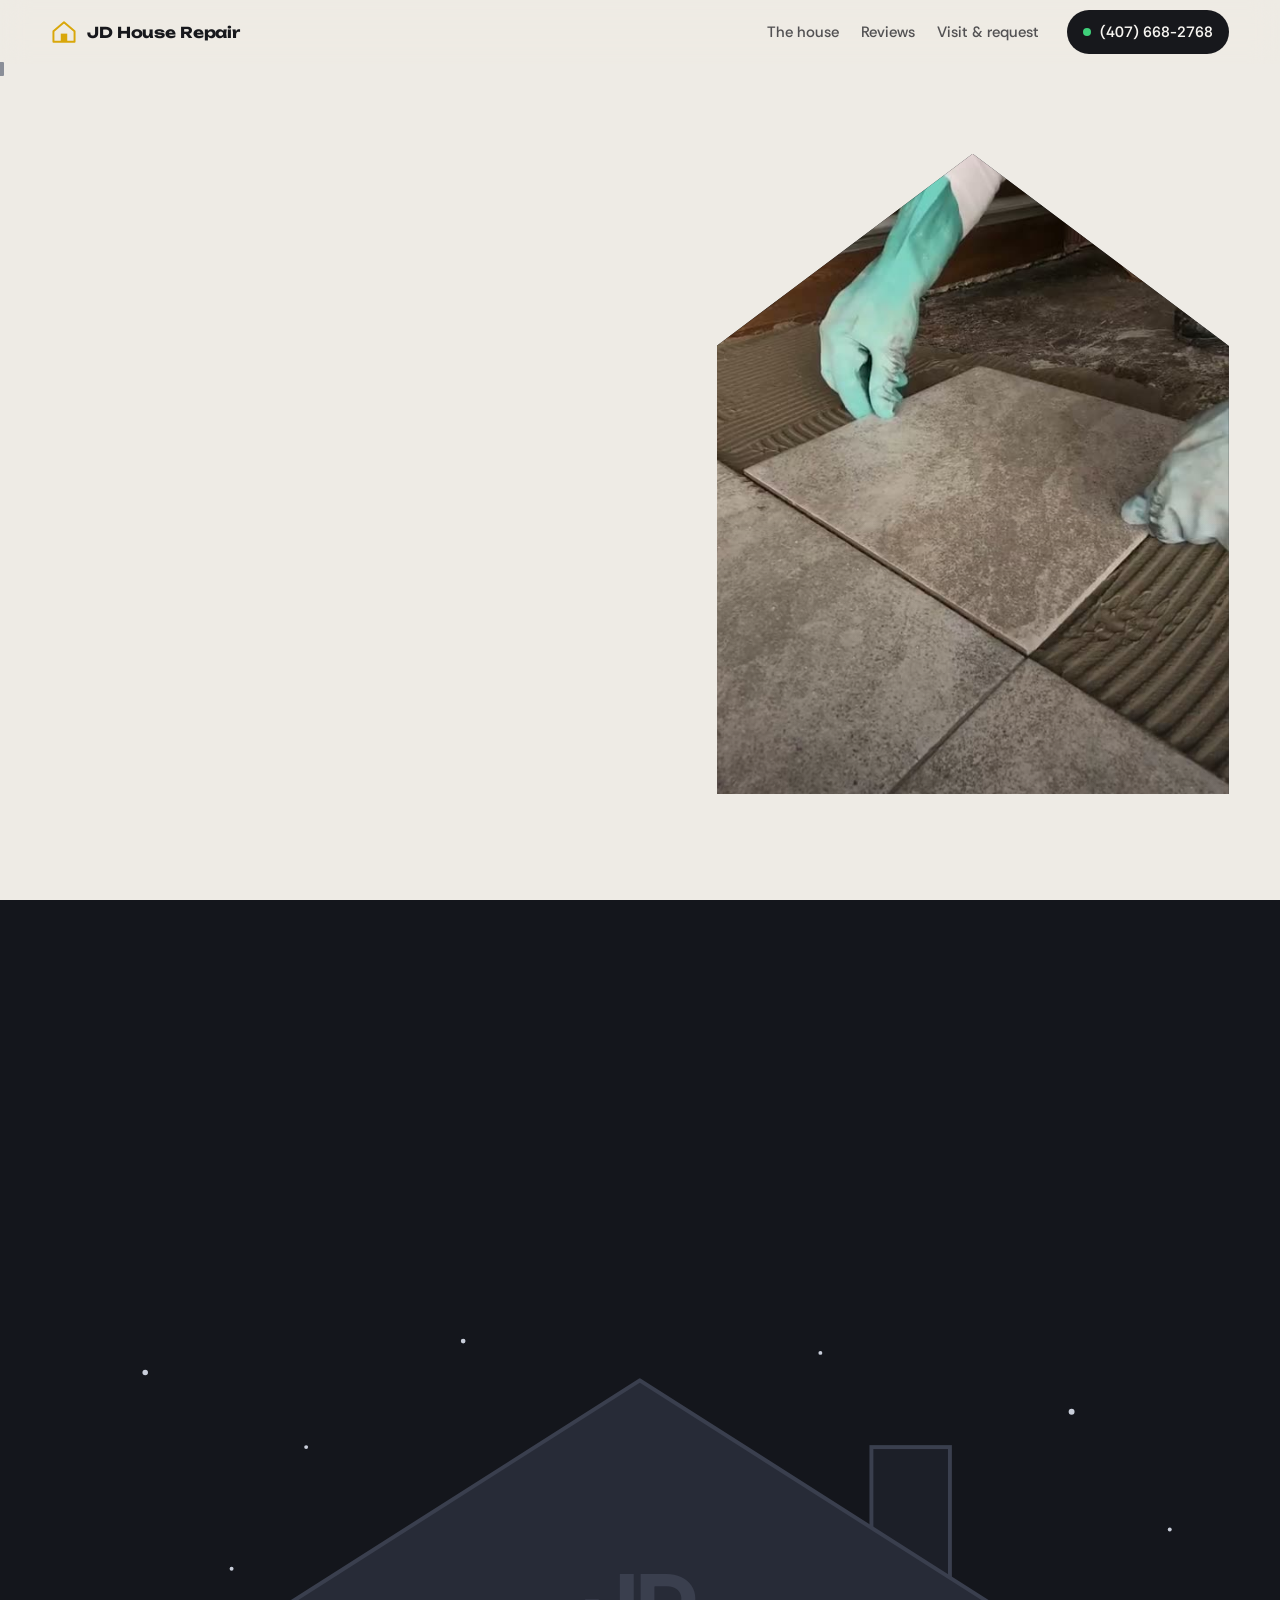
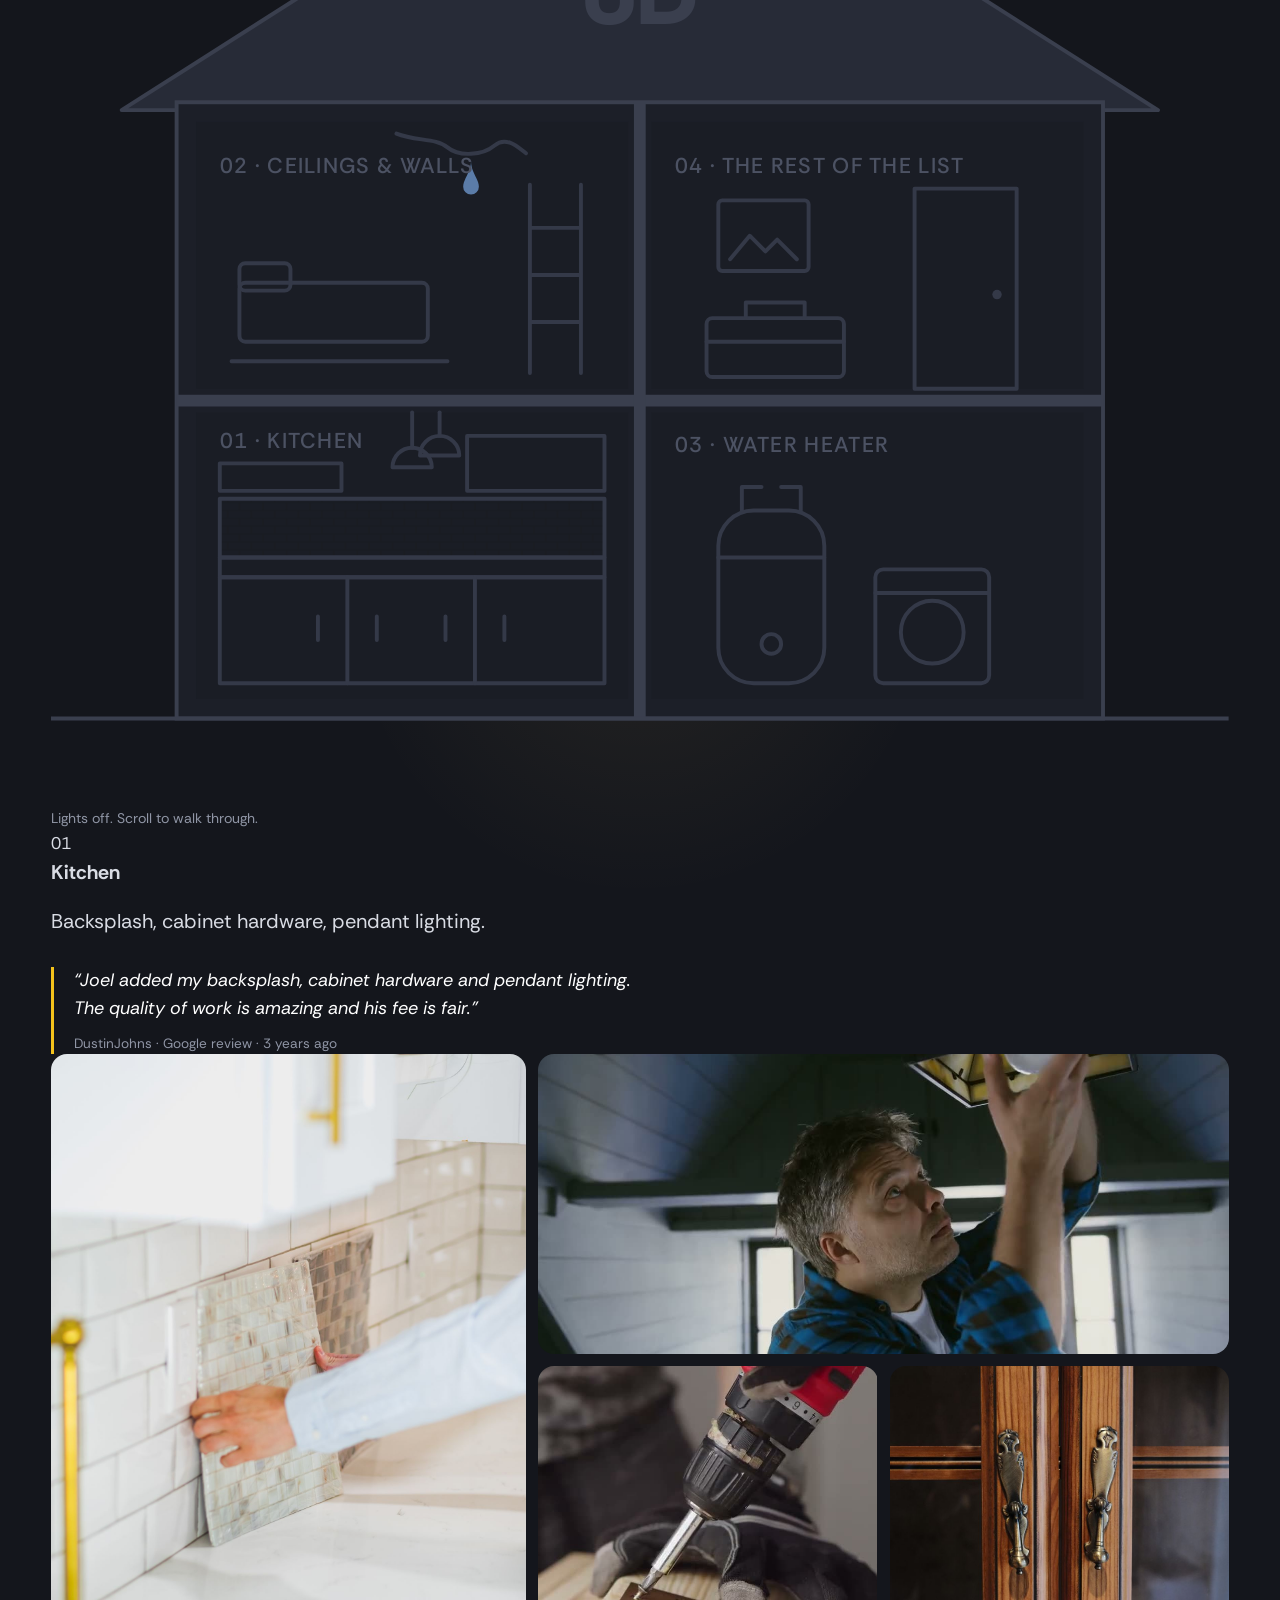
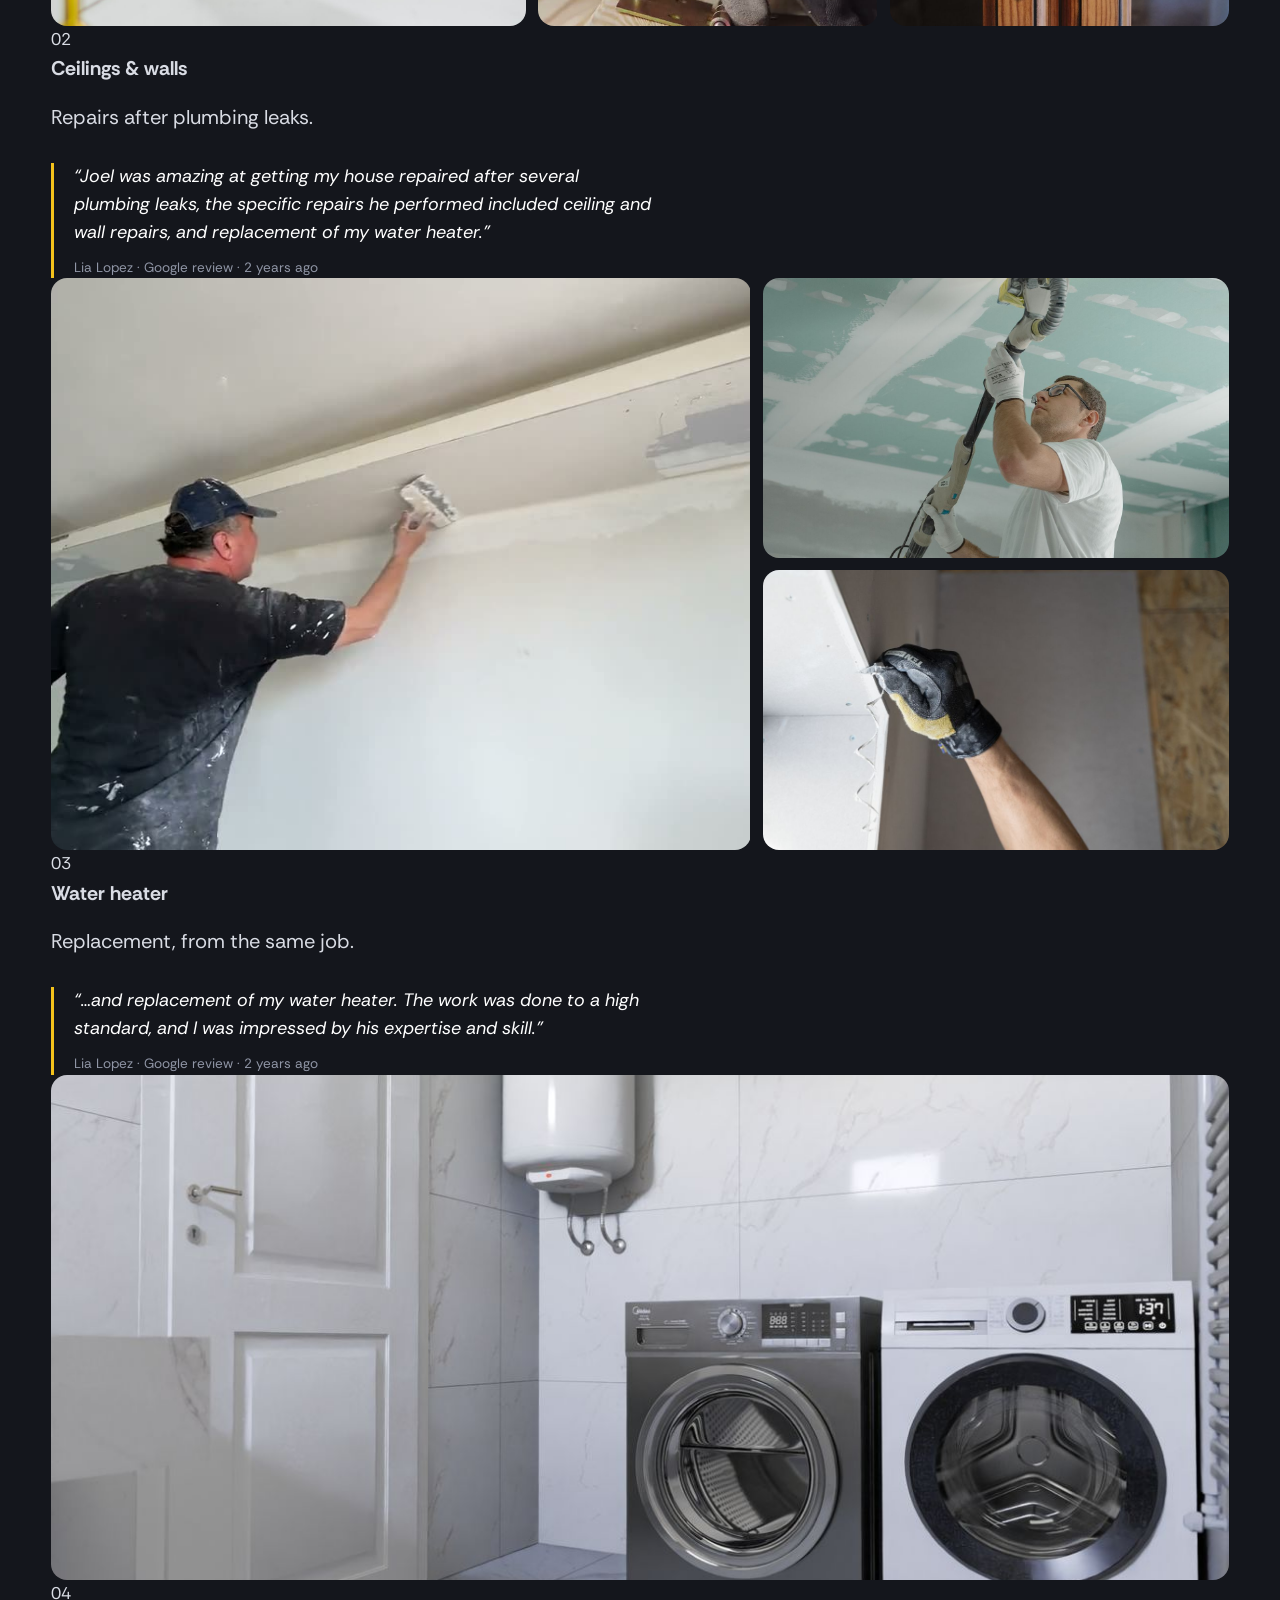
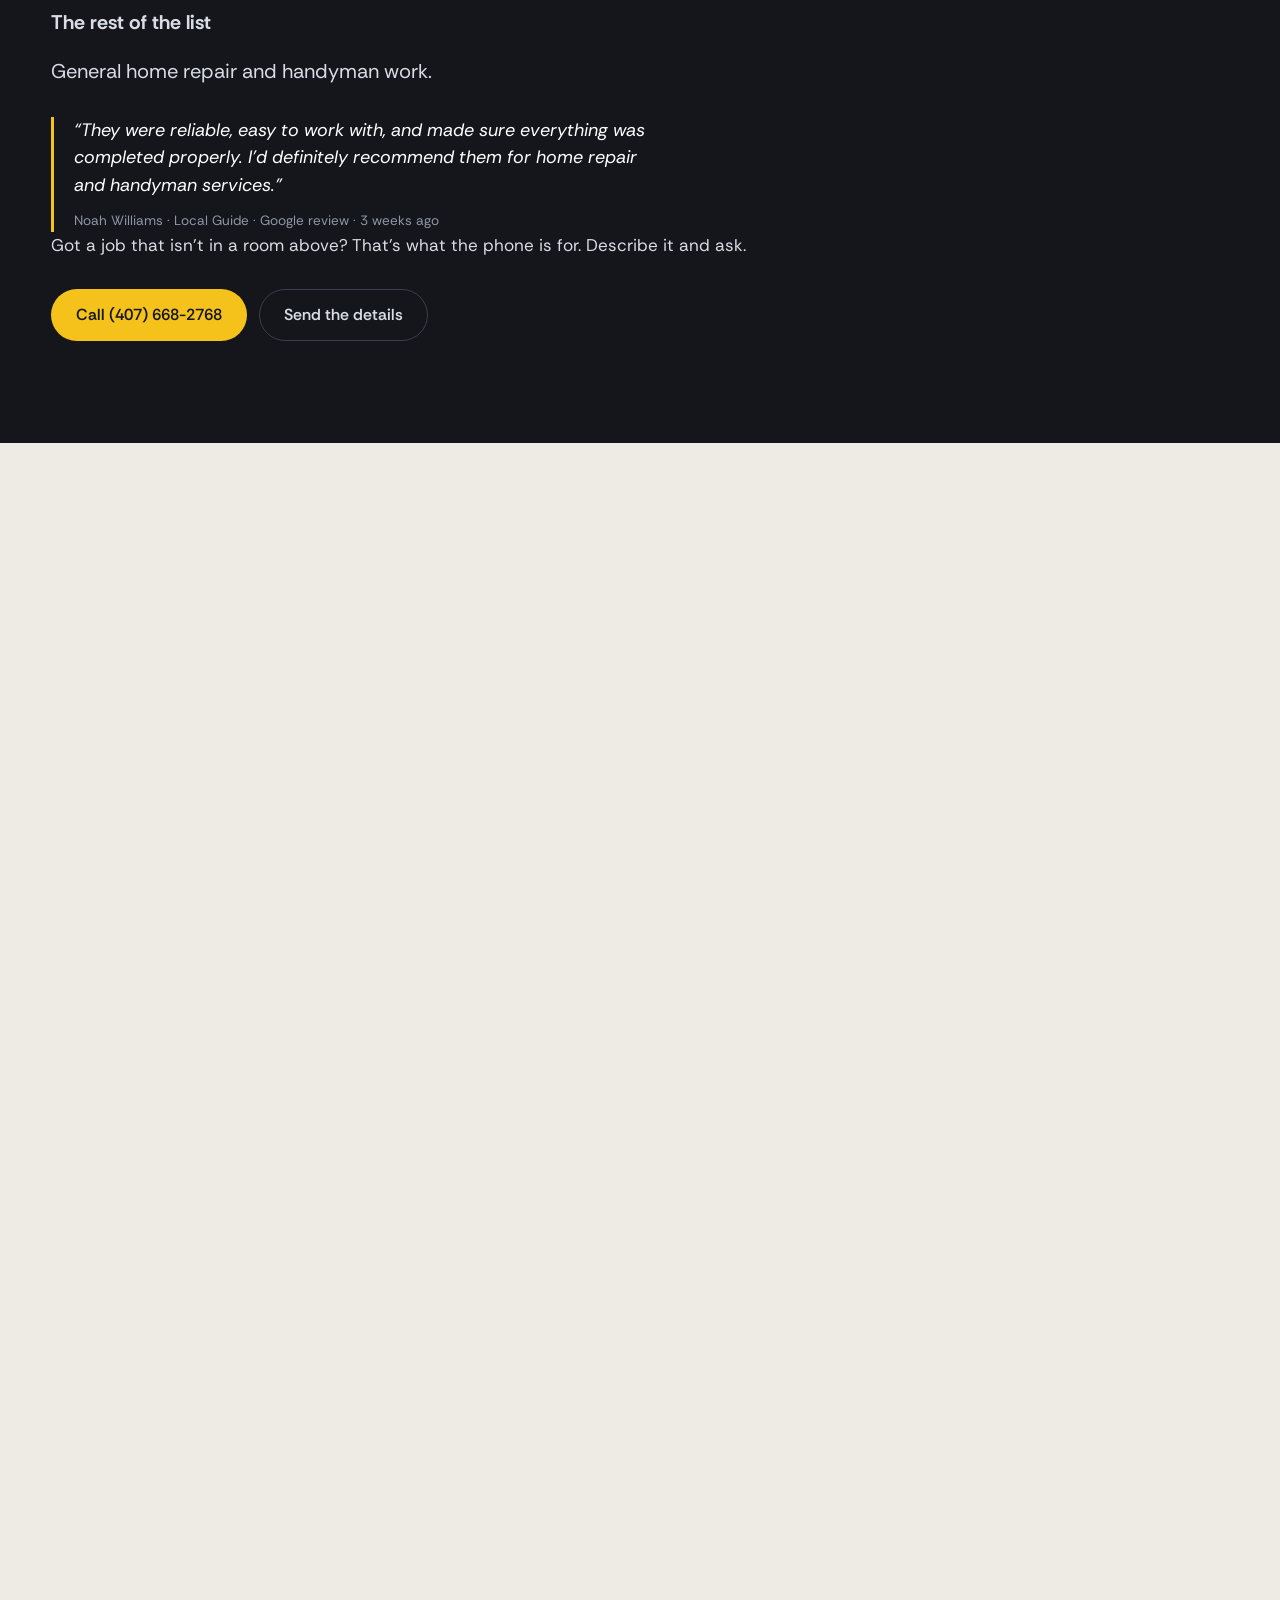
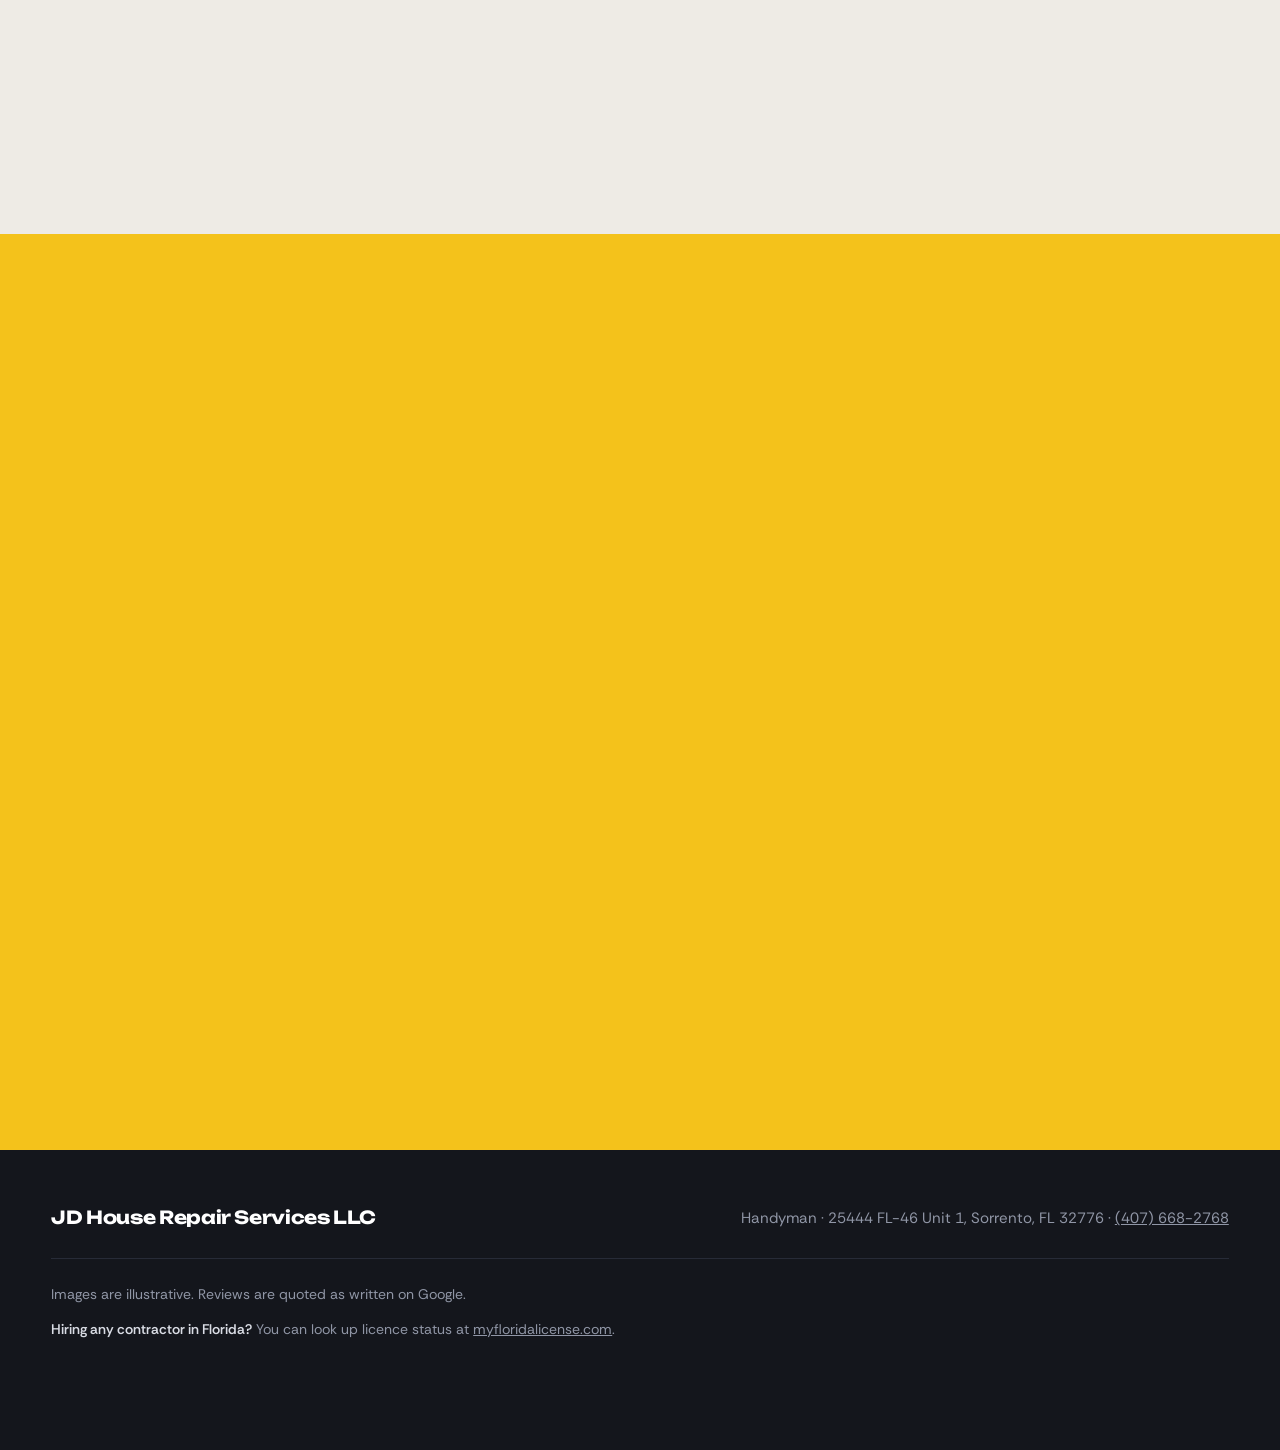
<file: index.html>
<!doctype html>
<html lang="en">
<head>
<meta charset="utf-8">
<meta name="viewport" content="width=device-width, initial-scale=1">
<title>JD House Repair Services · Handyman in Sorrento, FL</title>
<meta name="description" content="JD House Repair Services LLC, a handyman in Sorrento, Florida. Backsplash, cabinet hardware, pendant lighting, ceiling and wall repairs, water heater replacement. Call (407) 668-2768.">
<meta name="theme-color" content="#14161C">
<link rel="icon" href="assets/favicon.svg" type="image/svg+xml">
<link rel="preconnect" href="https://fonts.googleapis.com">
<link rel="preconnect" href="https://fonts.gstatic.com" crossorigin>
<link href="https://fonts.googleapis.com/css2?family=Unbounded:wght@400;500;700&family=Rethink+Sans:ital,wght@0,400;0,500;0,600;1,400&display=swap" rel="stylesheet">
<link rel="stylesheet" href="assets/site.css">
<script type="application/ld+json">
{
  "@context": "https://schema.org",
  "@type": "HomeAndConstructionBusiness",
  "name": "JD House Repair Services LLC",
  "telephone": "+1-407-668-2768",
  "address": {
    "@type": "PostalAddress",
    "streetAddress": "25444 FL-46 Unit 1",
    "addressLocality": "Sorrento",
    "addressRegion": "FL",
    "postalCode": "32776",
    "addressCountry": "US"
  },
  "aggregateRating": { "@type": "AggregateRating", "ratingValue": "4.6", "reviewCount": "9" }
}
</script>
</head>
<body>

<a class="skip" href="#main">Skip to content</a>

<header class="bar" id="top">
  <a class="mark" href="#top" aria-label="JD House Repair Services, back to top">
    <svg class="mark-house" viewBox="0 0 32 32" aria-hidden="true"><path d="M3 15 16 4l13 11v13H3z" fill="none" stroke="currentColor" stroke-width="2.4" stroke-linejoin="round"/><rect x="12" y="18" width="8" height="10" fill="currentColor"/></svg>
    <span class="mark-text">JD House Repair</span>
  </a>
  <nav class="nav" aria-label="Sections">
    <a href="#house">The house</a>
    <a href="#reviews">Reviews</a>
    <a href="#visit">Visit &amp; request</a>
  </nav>
  <a class="call-pill" href="tel:+14076682768"><span class="dot" aria-hidden="true"></span>(407) 668-2768</a>
  <div class="tape" aria-hidden="true">
    <div class="tape-blade" id="tapeBlade"><span class="tape-hook"></span></div>
  </div>
</header>

<main id="main">

<!-- ============ HERO ============ -->
<section class="hero">
  <div class="hero-copy">
    <p class="eyebrow rv">Handyman · Sorrento, Florida</p>
    <h1 class="hero-h rv">
      <span class="ln">Professional.</span>
      <span class="ln">Quality.</span>
      <span class="ln">Flawless <span class="hl">work.</span></span>
    </h1>
    <p class="hero-attr rv">That's how a Google reviewer summed it up. <strong>JD House Repair Services LLC</strong> handles the repairs, fixtures and finish work that make a house feel finished.</p>

    <div class="hero-cta rv">
      <a class="btn btn-ink" href="tel:+14076682768">Call (407) 668-2768</a>
      <a class="btn btn-line" href="#house">Walk the house</a>
    </div>

    <dl class="facts rv">
      <div><dt>Google rating</dt><dd><span class="big" data-count="4.6">4.6</span><span class="stars" style="--fill:92%" aria-label="4.6 out of 5 stars"></span></dd></div>
      <div><dt>Reviews</dt><dd><span class="big">9</span></dd></div>
      <div><dt>Hours on Google</dt><dd><span class="big sm">Open 24&nbsp;hrs</span></dd></div>
    </dl>
  </div>

  <figure class="gable">
    <div class="gable-frame">
      <video class="lazyvid" autoplay muted loop playsinline preload="metadata" poster="assets/vid/hero-tile.jpg" aria-label="Gloved hands setting a large tile into mortar">
        <source src="assets/vid/hero-tile.mp4" type="video/mp4">
      </video>
      <span class="gable-shade" aria-hidden="true"></span>
    </div>
    
  </figure>
</section>

<!-- ============ THE HOUSE ============ -->
<section class="house" id="house" aria-labelledby="houseH">
  <div class="flash" aria-hidden="true"></div>

  <header class="house-head">
    <p class="eyebrow eyebrow-dusk rv">Room by room</p>
    <h2 id="houseH" class="h2 rv">Every lit room is one a customer wrote&nbsp;about.</h2>
    <p class="lede rv">No invented service menu. These are the jobs JD House Repair's own Google reviewers describe. Scroll, and the lights come on where the work was done.</p>
  </header>

  <div class="house-grid">
    <div class="house-stage">
      <svg class="cutaway" id="cutaway" viewBox="0 0 600 560" role="img" aria-labelledby="cutT">
        <title id="cutT">Cutaway drawing of a two-storey house. Rooms light up as each section is read.</title>
        <defs>
          <radialGradient id="glow" cx="50%" cy="20%" r="80%">
            <stop offset="0" stop-color="#FFE7A3"/>
            <stop offset="1" stop-color="#F4B93A"/>
          </radialGradient>
          <pattern id="tiles" width="12" height="8" patternUnits="userSpaceOnUse">
            <rect width="12" height="8" fill="none"/>
            <path d="M0 0h12M0 4h12M0 8h12M6 0v4M0 4v4M12 4v4" stroke="rgba(23,24,28,.4)" stroke-width=".8" fill="none"/>
          </pattern>
        </defs>

        <!-- sky dots -->
        <g class="sky" fill="#C9CEDA">
          <circle cx="48" cy="40" r="1.4"/><circle cx="130" cy="78" r="1"/><circle cx="210" cy="24" r="1.2"/>
          <circle cx="392" cy="30" r="1"/><circle cx="520" cy="60" r="1.5"/><circle cx="570" cy="120" r="1"/>
          <circle cx="92" cy="140" r="1"/>
        </g>
        <circle class="moon" cx="520" cy="118" r="0" fill="none"/>

        <!-- structure -->
        <rect x="418" y="78" width="40" height="96" class="shell"/>
        <polygon points="36,212 300,44 564,212" class="roof"/>
        <rect x="64" y="208" width="472" height="314" class="shell"/>
        <text x="300" y="168" class="attic">JD</text>

        <!-- ROOM: ceilings & walls (upper left) -->
        <g class="room" data-room="ceilings">
          <rect x="74" y="218" width="220" height="136" class="fill"/>
          <g class="det">
            <path d="M176 224c10 4 20 2 26 7s18 4 24-1 12 1 16 4" class="patch"/>
            <path d="M214 238c0 6-4 9-4 13a4 4 0 0 0 8 0c0-4-4-7-4-13z" class="drip"/>
            <rect x="96" y="300" width="96" height="30" rx="3"/>
            <rect x="96" y="290" width="26" height="14" rx="3"/>
            <path d="M92 340h110M244 250v96M270 250v96M244 272h26M244 296h26M244 320h26"/>
          </g>
          <text x="86" y="244" class="rlabel">02 · Ceilings &amp; walls</text>
        </g>

        <!-- ROOM: everything else (upper right) -->
        <g class="room" data-room="other">
          <rect x="306" y="218" width="220" height="136" class="fill"/>
          <g class="det">
            <rect x="340" y="258" width="46" height="36" rx="2"/>
            <path d="M346 288l10-12 8 8 6-6 10 10"/>
            <rect x="440" y="252" width="52" height="102"/>
            <circle cx="482" cy="306" r="2.4" class="solid"/>
            <rect x="334" y="318" width="70" height="30" rx="3"/>
            <path d="M354 318v-8h30v8M334 330h70"/>
          </g>
          <text x="318" y="244" class="rlabel">04 · The rest of the list</text>
        </g>

        <!-- ROOM: kitchen (lower left) -->
        <g class="room" data-room="kitchen">
          <rect x="74" y="366" width="220" height="146" class="fill"/>
          <g class="det">
            <rect x="86" y="410" width="196" height="30" class="tilewall"/>
            <rect x="86" y="440" width="196" height="10"/>
            <rect x="86" y="450" width="196" height="54"/>
            <path d="M151 450v54M216 450v54"/>
            <path d="M136 470v12M166 470v12M201 470v12M231 470v12" class="pull"/>
            <rect x="86" y="392" width="62" height="14"/>
            <rect x="212" y="378" width="70" height="28"/>
            <g class="lamps">
              <g class="lamp"><path d="M184 366v18"/><path d="M174 394a10 10 0 0 1 20 0z" class="shade"/></g>
              <g class="lamp l2"><path d="M198 366v12"/><path d="M188 388a10 10 0 0 1 20 0z" class="shade"/></g>
            </g>
          </g>
          <text x="86" y="384" class="rlabel rlabel-k">01 · Kitchen</text>
        </g>

        <!-- ROOM: utility / water heater (lower right) -->
        <g class="room" data-room="heater">
          <rect x="306" y="366" width="220" height="146" class="fill"/>
          <g class="det">
            <rect x="340" y="416" width="54" height="88" rx="18"/>
            <path d="M352 416v-12h10M382 416v-12h-10M340 440h54"/>
            <circle cx="367" cy="484" r="5"/>
            <rect x="420" y="446" width="58" height="58" rx="4"/>
            <circle cx="449" cy="478" r="16"/>
            <path d="M420 458h58"/>
          </g>
          <text x="318" y="386" class="rlabel">03 · Water heater</text>
        </g>

        <!-- floor + ground -->
        <path d="M64 360h472" class="floor"/>
        <path d="M300 208v314" class="floor"/>
        <path d="M0 522h600" class="ground"/>
      </svg>
      <p class="stage-key" aria-live="polite"><span id="stageKey">Lights off. Scroll to walk through.</span></p>
    </div>

    <div class="chapters">

      <article class="ch" data-room="kitchen" id="kitchen">
        <p class="ch-n">01</p>
        <h3 class="ch-h">Kitchen</h3>
        <p class="ch-sub">Backsplash, cabinet hardware, pendant lighting.</p>
        <blockquote class="ev">
          <p>&ldquo;Joel added my backsplash, cabinet hardware and pendant lighting. The quality of work is amazing and his fee is fair.&rdquo;</p>
          <footer>DustinJohns · Google review · 3 years ago</footer>
        </blockquote>
        <div class="media m-kitchen">
          <figure class="mf mf-a"><img src="assets/img/backsplash-install.jpg" alt="A hand pressing a sheet of mosaic tile onto a kitchen wall" loading="lazy" width="1400" height="934"></figure>
          <figure class="mf mf-b"><video class="lazyvid" muted loop playsinline preload="none" poster="assets/vid/light-fixture.jpg" aria-label="A man fitting a light fixture to a ceiling"><source src="assets/vid/light-fixture.mp4" type="video/mp4"></video></figure>
          <figure class="mf mf-c"><video class="lazyvid" muted loop playsinline preload="none" poster="assets/vid/hinge-drill.jpg" aria-label="Drilling a hinge into a cabinet board"><source src="assets/vid/hinge-drill.mp4" type="video/mp4"></video></figure>
          <figure class="mf mf-d"><img src="assets/img/brass-pulls.jpg" alt="Ornate brass pulls on wooden cabinet doors" loading="lazy" width="900" height="1350"></figure>
        </div>
      </article>

      <article class="ch" data-room="ceilings" id="ceilings">
        <p class="ch-n">02</p>
        <h3 class="ch-h">Ceilings &amp; walls</h3>
        <p class="ch-sub">Repairs after plumbing leaks.</p>
        <blockquote class="ev">
          <p>&ldquo;Joel was amazing at getting my house repaired after several plumbing leaks, the specific repairs he performed included ceiling and wall repairs, and replacement of my water heater.&rdquo;</p>
          <footer>Lia Lopez · Google review · 2 years ago</footer>
        </blockquote>
        <div class="media m-ceil">
          <figure class="mf mf-wide"><video class="lazyvid" muted loop playsinline preload="none" poster="assets/vid/ceiling-patch.jpg" aria-label="A worker skimming compound over a patched ceiling"><source src="assets/vid/ceiling-patch.mp4" type="video/mp4"></video></figure>
          <figure class="mf"><img src="assets/img/ceiling-sand.jpg" alt="A worker sanding taped drywall seams on a ceiling" loading="lazy" width="1400" height="934"></figure>
          <figure class="mf"><img src="assets/img/plaster-hand.jpg" alt="A gloved hand working plaster into a wall corner" loading="lazy" width="1000" height="667"></figure>
        </div>
      </article>

      <article class="ch" data-room="heater" id="heater">
        <p class="ch-n">03</p>
        <h3 class="ch-h">Water heater</h3>
        <p class="ch-sub">Replacement, from the same job.</p>
        <blockquote class="ev">
          <p>&ldquo;&hellip;and replacement of my water heater. The work was done to a high standard, and I was impressed by his expertise and skill.&rdquo;</p>
          <footer>Lia Lopez · Google review · 2 years ago</footer>
        </blockquote>
        <div class="media m-one">
          <figure class="mf"><img src="assets/img/utility-heater.jpg" alt="A laundry room with a wall-mounted water heater above a washer and dryer" loading="lazy" width="1200" height="800"></figure>
        </div>
      </article>

      <article class="ch" data-room="other" id="other">
        <p class="ch-n">04</p>
        <h3 class="ch-h">The rest of the list</h3>
        <p class="ch-sub">General home repair and handyman work.</p>
        <blockquote class="ev">
          <p>&ldquo;They were reliable, easy to work with, and made sure everything was completed properly. I&rsquo;d definitely recommend them for home repair and handyman services.&rdquo;</p>
          <footer>Noah Williams · Local Guide · Google review · 3 weeks ago</footer>
        </blockquote>
        <p class="ch-note">Got a job that isn't in a room above? That's what the phone is for. Describe it and ask.</p>
        <div class="ch-cta">
          <a class="btn btn-tape" href="tel:+14076682768">Call (407) 668-2768</a>
          <a class="btn btn-ghost" href="#visit">Send the details</a>
        </div>
      </article>

    </div>
  </div>
</section>

<!-- ============ REVIEWS ============ -->
<section class="reviews" id="reviews" aria-labelledby="revH">
  <div class="score rv">
    <p class="eyebrow">Signed off</p>
    <h2 id="revH" class="h2 h2-ink">What customers put their names&nbsp;to.</h2>
    <div class="score-num">
      <span class="score-big" data-count="4.6">4.6</span>
      <span class="score-meta">
        <span class="stars stars-lg" style="--fill:92%" aria-label="4.6 out of 5 stars"></span>
        <span class="score-of">from 9 Google reviews</span>
      </span>
    </div>
    <p class="mentions">What reviewers mention most</p>
    <ul class="tags">
      <li><span class="tag-w">workmanship</span><span class="tag-c">4</span></li>
      <li><span class="tag-w">work</span><span class="tag-c">3</span></li>
      <li><span class="tag-w">on time</span><span class="tag-c">2</span></li>
    </ul>
    <a class="link-arrow" href="https://www.google.com/maps/search/?api=1&amp;query=JD+house+repair+services+llc+25444+FL-46+Sorrento+FL" target="_blank" rel="noopener">Read all 9 on Google Maps</a>
  </div>

  <div class="signoffs">
    <article class="so rv">
      <span class="tick" aria-hidden="true"><svg viewBox="0 0 24 24"><path d="M5 12.5l4.5 4.5L19 7.5"/></svg></span>
      <p class="so-q">Joel is so kind and really takes his time to make sure he is providing quality work. Joel added my backsplash, cabinet hardware and pendant lighting. The quality of work is amazing and his fee is fair. If you have the chance to meet his wife, she is just as wonderful. If you need something done in your house, Joel is your guy!</p>
      <p class="so-by"><strong>DustinJohns</strong> Local Guide · 21 reviews · 3 years ago</p>
    </article>

    <article class="so so-off rv">
      <span class="tick" aria-hidden="true"><svg viewBox="0 0 24 24"><path d="M5 12.5l4.5 4.5L19 7.5"/></svg></span>
      <p class="so-q">Had a great experience with JD House Repair Services. The work was handled professionally and efficiently, with great attention to detail. They were reliable, easy to work with, and made sure everything was completed properly. I&rsquo;d definitely recommend them for home repair and handyman services.</p>
      <p class="so-by"><strong>Noah Williams</strong> Local Guide · 87 reviews · 3 weeks ago</p>
    </article>

    <article class="so rv">
      <span class="tick" aria-hidden="true"><svg viewBox="0 0 24 24"><path d="M5 12.5l4.5 4.5L19 7.5"/></svg></span>
      <p class="so-q">Joel was amazing at getting my house repaired after several plumbing leaks, the specific repairs he performed included ceiling and wall repairs, and replacement of my water heater. The work was done to a high standard, and I was impressed by his expertise and skill. I highly recommend him to anyone that needs his services.</p>
      <p class="so-by"><strong>Lia Lopez</strong> 8 reviews · 2 years ago</p>
    </article>

    <div class="snips rv">
      <p class="snips-h">From Google's review summary</p>
      <p class="snip">&ldquo;On time, great work, and customer service.&rdquo;</p>
      <p class="snip">&ldquo;Professional,Quality,Flawless Work.&rdquo;</p>
    </div>
  </div>
</section>

<!-- ============ VISIT / REQUEST ============ -->
<section class="visit" id="visit" aria-labelledby="visH">
  <div class="visit-grid">
    <div class="req rv">
      <p class="eyebrow eyebrow-ink">Start the job</p>
      <h2 id="visH" class="h2 h2-ink">Tell us what needs&nbsp;fixing.</h2>
      <form class="form" id="reqForm" novalidate>
        <fieldset class="chips">
          <legend>Which room?</legend>
          <label><input type="radio" name="room" value="Kitchen" checked><span>Kitchen</span></label>
          <label><input type="radio" name="room" value="Ceilings & walls"><span>Ceilings &amp; walls</span></label>
          <label><input type="radio" name="room" value="Water heater"><span>Water heater</span></label>
          <label><input type="radio" name="room" value="Something else"><span>Something else</span></label>
        </fieldset>
        <label class="fld"><span>Your name</span><input name="name" autocomplete="name" required></label>
        <label class="fld"><span>What's going on?</span><textarea name="msg" rows="4" required placeholder="e.g. water stain on the bedroom ceiling after a leak"></textarea></label>
        <button class="btn btn-ink btn-wide" type="submit">Text it to (407) 668-2768</button>
        <p class="form-note">Opens your phone's messaging app with this pre-filled. Nothing is stored on this site.</p>
      </form>
    </div>

    <aside class="card rv" aria-label="Contact details">
      <div class="card-row">
        <p class="card-k">Call</p>
        <a class="card-v card-phone" href="tel:+14076682768">(407) 668-2768</a>
      </div>
      <div class="card-row">
        <p class="card-k">Address</p>
        <p class="card-v">25444 FL-46 Unit 1<br>Sorrento, FL 32776</p>
        <p class="card-s">Plus code RF57+4Q Sorrento, Florida</p>
      </div>
      <div class="card-row">
        <p class="card-k">Hours</p>
        <p class="card-v">Open 24 hours</p>
        <p class="card-s">As listed on Google. Call ahead to confirm.</p>
      </div>
      <a class="btn btn-line btn-wide" href="https://www.google.com/maps/dir/?api=1&amp;destination=25444+FL-46+Unit+1+Sorrento+FL+32776" target="_blank" rel="noopener">Get directions</a>
    </aside>
  </div>
</section>

</main>

<footer class="foot">
  <div class="foot-top">
    <p class="foot-mark">JD House Repair Services&nbsp;LLC</p>
    <p class="foot-line">Handyman · 25444 FL-46 Unit 1, Sorrento, FL 32776 · <a href="tel:+14076682768">(407) 668-2768</a></p>
  </div>
  <div class="foot-fine">
    <p>Images are illustrative. Reviews are quoted as written on Google.</p>
    <p><strong>Hiring any contractor in Florida?</strong> You can look up licence status at <a href="https://www.myfloridalicense.com/" target="_blank" rel="noopener">myfloridalicense.com</a>.</p>
  </div>
</footer>

<a class="dock" href="tel:+14076682768" aria-label="Call JD House Repair, (407) 668-2768">
  <svg viewBox="0 0 24 24" aria-hidden="true"><path d="M6.6 10.8a15.1 15.1 0 0 0 6.6 6.6l2.2-2.2a1 1 0 0 1 1-.25 11.4 11.4 0 0 0 3.6.57 1 1 0 0 1 1 1V20a1 1 0 0 1-1 1A17 17 0 0 1 3 4a1 1 0 0 1 1-1h3.5a1 1 0 0 1 1 1c0 1.25.2 2.45.57 3.57a1 1 0 0 1-.25 1z" fill="currentColor"/></svg>
  <span>Call now</span>
</a>

<script src="assets/site.js" defer></script>
</body>
</html>
</file>
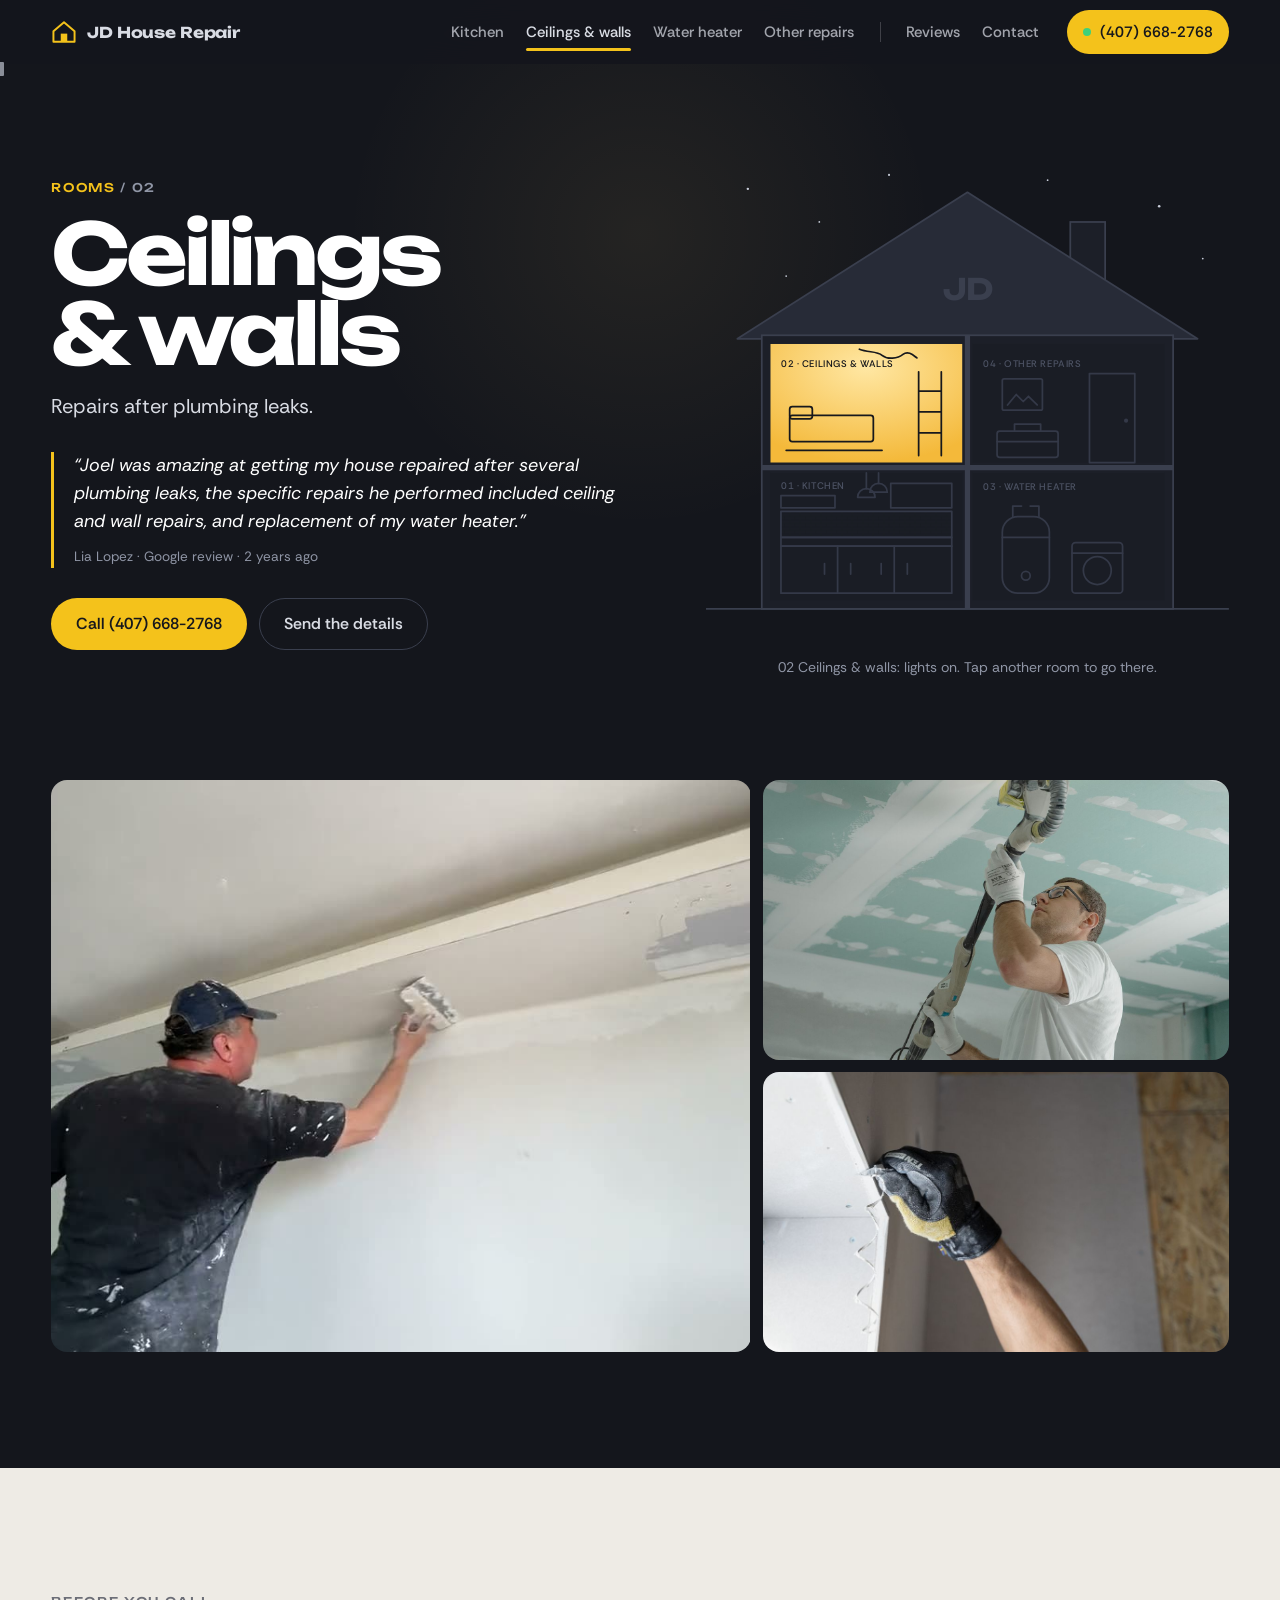
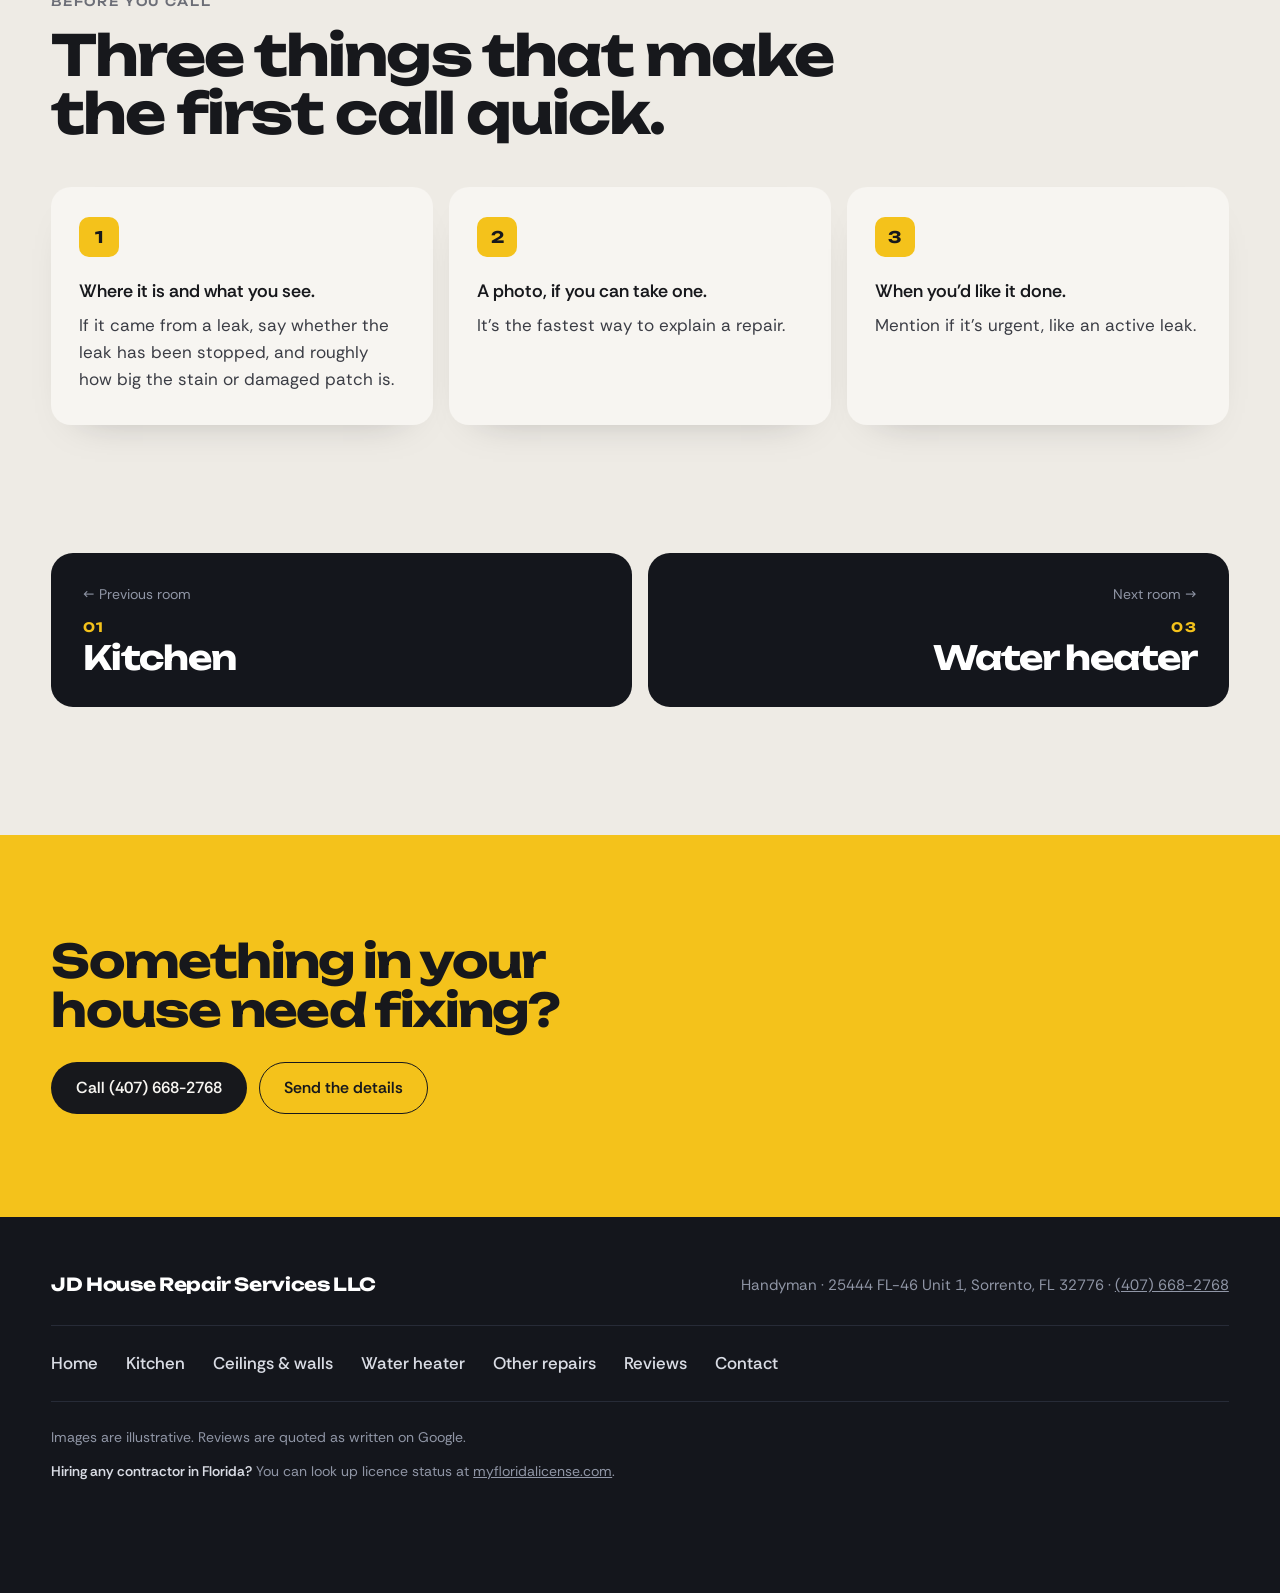
<file: ceilings-walls.html>
<!doctype html>
<html lang="en">
<head>
<meta charset="utf-8">
<meta name="viewport" content="width=device-width, initial-scale=1">
<title>Ceiling & wall repair after leaks · JD House Repair Services, Sorrento FL</title>
<meta name="description" content="Ceiling and wall repairs after plumbing leaks by JD House Repair Services in Sorrento, FL. Call (407) 668-2768.">
<meta name="theme-color" content="#14161C">
<link rel="icon" href="assets/favicon.svg" type="image/svg+xml">
<link rel="preconnect" href="https://fonts.googleapis.com">
<link rel="preconnect" href="https://fonts.gstatic.com" crossorigin>
<link href="https://fonts.googleapis.com/css2?family=Unbounded:wght@400;500;700&family=Rethink+Sans:ital,wght@0,400;0,500;0,600;1,400&display=swap" rel="stylesheet">
<link rel="stylesheet" href="assets/site.css">
<script type="application/ld+json">
{
  "@context": "https://schema.org",
  "@type": "HomeAndConstructionBusiness",
  "name": "JD House Repair Services LLC",
  "telephone": "+1-407-668-2768",
  "address": { "@type": "PostalAddress", "streetAddress": "25444 FL-46 Unit 1", "addressLocality": "Sorrento", "addressRegion": "FL", "postalCode": "32776", "addressCountry": "US" },
  "aggregateRating": { "@type": "AggregateRating", "ratingValue": "4.6", "reviewCount": "9" }
}
</script>
</head>
<body class="pg-room">

<a class="skip" href="#main">Skip to content</a>

<header class="bar" id="top">
  <a class="mark" href="index.html" aria-label="JD House Repair Services, home">
    <svg class="mark-house" viewBox="0 0 32 32" aria-hidden="true"><path d="M3 15 16 4l13 11v13H3z" fill="none" stroke="currentColor" stroke-width="2.4" stroke-linejoin="round"/><rect x="12" y="18" width="8" height="10" fill="currentColor"/></svg>
    <span class="mark-text">JD House Repair</span>
  </a>
  <nav class="nav" id="siteNav" aria-label="Site">
    <p class="nav-k">Rooms</p>
    <a href="kitchen.html">Kitchen</a>
    <a href="ceilings-walls.html" aria-current="page">Ceilings &amp; walls</a>
    <a href="water-heater.html">Water heater</a>
    <a href="other-repairs.html">Other repairs</a>
    <a href="reviews.html" class="nav-sec nav-first-sec">Reviews</a>
    <a href="contact.html" class="nav-sec">Contact</a>
  </nav>
  <a class="call-pill" href="tel:+14076682768"><span class="dot" aria-hidden="true"></span>(407) 668-2768</a>
  <button class="menu-btn" type="button" aria-expanded="false" aria-controls="siteNav"><span class="menu-lines" aria-hidden="true"></span><span class="menu-word">Menu</span></button>
  <div class="tape" aria-hidden="true">
    <div class="tape-blade" id="tapeBlade"><span class="tape-hook"></span></div>
  </div>
</header>

<main id="main">

<section class="house room-hero" aria-labelledby="roomH">
  <div class="flash" aria-hidden="true"></div>
  <div class="rh-grid">
    <div class="rh-copy">
      <p class="crumbs rv"><a href="index.html#house">Rooms</a> <span aria-hidden="true">/</span> 02</p>
      <h1 id="roomH" class="rh-h rv">Ceilings &amp; walls</h1>
      <p class="ch-sub rv">Repairs after plumbing leaks.</p>
      <blockquote class="ev rv">
        <p>&ldquo;Joel was amazing at getting my house repaired after several plumbing leaks, the specific repairs he performed included ceiling and wall repairs, and replacement of my water heater.&rdquo;</p>
        <footer>Lia Lopez · Google review · 2 years ago</footer>
      </blockquote>
      <div class="ch-cta rv">
        <a class="btn btn-tape" href="tel:+14076682768">Call (407) 668-2768</a>
        <a class="btn btn-ghost" href="contact.html?room=ceilings">Send the details</a>
      </div>
    </div>
    <div class="rh-stage rv">
      <svg class="cutaway" id="cutaway" viewBox="0 0 600 560" role="img" aria-labelledby="cutawayT">
        <title id="cutawayT">Cutaway drawing of a two-storey house. Each room links to its page.</title>
        <defs>
          <radialGradient id="glow" cx="50%" cy="20%" r="80%"><stop offset="0" stop-color="#FFE7A3"/><stop offset="1" stop-color="#F4B93A"/></radialGradient>
          <pattern id="tiles" width="12" height="8" patternUnits="userSpaceOnUse"><path d="M0 0h12M0 4h12M0 8h12M6 0v4M0 4v4M12 4v4" stroke="rgba(23,24,28,.4)" stroke-width=".8" fill="none"/></pattern>
        </defs>
        <g class="sky" fill="#C9CEDA"><circle cx="48" cy="40" r="1.4"/><circle cx="130" cy="78" r="1"/><circle cx="210" cy="24" r="1.2"/><circle cx="392" cy="30" r="1"/><circle cx="520" cy="60" r="1.5"/><circle cx="570" cy="120" r="1"/><circle cx="92" cy="140" r="1"/></g>
        <rect x="418" y="78" width="40" height="96" class="shell"/>
        <polygon points="36,212 300,44 564,212" class="roof"/>
        <rect x="64" y="208" width="472" height="314" class="shell"/>
        <text x="300" y="168" class="attic">JD</text>
        <a href="ceilings-walls.html" class="room lit" data-room="ceilings" aria-label="Ceilings and walls"><rect x="74" y="218" width="220" height="136" class="fill"/>
          <g class="det"><path d="M176 224c10 4 20 2 26 7s18 4 24-1 12 1 16 4" class="patch"/><path d="M214 238c0 6-4 9-4 13a4 4 0 0 0 8 0c0-4-4-7-4-13z" class="drip"/><rect x="96" y="300" width="96" height="30" rx="3"/><rect x="96" y="290" width="26" height="14" rx="3"/><path d="M92 340h110M244 250v96M270 250v96M244 272h26M244 296h26M244 320h26"/></g>
          <text x="86" y="244" class="rlabel">02 · Ceilings &amp; walls</text></a>
        <a href="other-repairs.html" class="room" data-room="other" aria-label="Other repairs"><rect x="306" y="218" width="220" height="136" class="fill"/>
          <g class="det"><rect x="340" y="258" width="46" height="36" rx="2"/><path d="M346 288l10-12 8 8 6-6 10 10"/><rect x="440" y="252" width="52" height="102"/><circle cx="482" cy="306" r="2.4" class="solid"/><rect x="334" y="318" width="70" height="30" rx="3"/><path d="M354 318v-8h30v8M334 330h70"/></g>
          <text x="318" y="244" class="rlabel">04 · Other repairs</text></a>
        <a href="kitchen.html" class="room" data-room="kitchen" aria-label="Kitchen"><rect x="74" y="366" width="220" height="146" class="fill"/>
          <g class="det"><rect x="86" y="410" width="196" height="30" class="tilewall"/><rect x="86" y="440" width="196" height="10"/><rect x="86" y="450" width="196" height="54"/><path d="M151 450v54M216 450v54"/><path d="M136 470v12M166 470v12M201 470v12M231 470v12" class="pull"/><rect x="86" y="392" width="62" height="14"/><rect x="212" y="378" width="70" height="28"/>
            <g class="lamps"><g class="lamp"><path d="M184 366v18"/><path d="M174 394a10 10 0 0 1 20 0z" class="shade"/></g><g class="lamp l2"><path d="M198 366v12"/><path d="M188 388a10 10 0 0 1 20 0z" class="shade"/></g></g></g>
          <text x="86" y="384" class="rlabel">01 · Kitchen</text></a>
        <a href="water-heater.html" class="room" data-room="heater" aria-label="Water heater"><rect x="306" y="366" width="220" height="146" class="fill"/>
          <g class="det"><rect x="340" y="416" width="54" height="88" rx="18"/><path d="M352 416v-12h10M382 416v-12h-10M340 440h54"/><circle cx="367" cy="484" r="5"/><rect x="420" y="446" width="58" height="58" rx="4"/><circle cx="449" cy="478" r="16"/><path d="M420 458h58"/></g>
          <text x="318" y="386" class="rlabel">03 · Water heater</text></a>
        <path d="M64 360h472" class="floor"/>
        <path d="M300 208v314" class="floor"/>
        <path d="M0 522h600" class="ground"/>
      </svg>
      <p class="stage-key">02 Ceilings &amp; walls: lights on. Tap another room to go there.</p>
    </div>
  </div>
</section>

<section class="gallery" aria-label="Pictures">
  <div class="gallery-in rv">
      <div class="media m-ceil">
        <figure class="mf mf-wide"><video class="lazyvid" muted loop playsinline preload="none" poster="assets/vid/ceiling-patch.jpg" aria-label="A worker skimming compound over a patched ceiling"><source src="assets/vid/ceiling-patch.mp4" type="video/mp4"></video></figure>
        <figure class="mf"><img src="assets/img/ceiling-sand.jpg" alt="A worker sanding taped drywall seams on a ceiling" loading="lazy" width="1400" height="934"></figure>
        <figure class="mf"><img src="assets/img/plaster-hand.jpg" alt="A gloved hand working plaster into a wall corner" loading="lazy" width="1000" height="667"></figure>
      </div>
  </div>
</section>

<section class="prep" aria-labelledby="prepH">
  <div class="prep-in">
    <p class="eyebrow">Before you call</p>
    <h2 id="prepH" class="h2 h2-ink rv">Three things that make the first call&nbsp;quick.</h2>
    <ol class="prep-list">
      <li class="rv"><span class="prep-n">1</span><p><strong>Where it is and what you see.</strong> If it came from a leak, say whether the leak has been stopped, and roughly how big the stain or damaged patch is.</p></li>
      <li class="rv"><span class="prep-n">2</span><p><strong>A photo, if you can take one.</strong> It's the fastest way to explain a repair.</p></li>
      <li class="rv"><span class="prep-n">3</span><p><strong>When you'd like it done.</strong> Mention if it's urgent, like an active leak.</p></li>
    </ol>
  </div>
</section>

<nav class="pager" aria-label="Other rooms">
  <a class="pg pg-prev" href="kitchen.html"><span class="pg-k">&larr; Previous room</span><span class="pg-n">01</span><span class="pg-name">Kitchen</span></a>
  <a class="pg pg-next" href="water-heater.html"><span class="pg-k">Next room &rarr;</span><span class="pg-n">03</span><span class="pg-name">Water heater</span></a>
</nav>

<section class="band">
  <div class="band-in">
    <h2 class="band-h">Something in your house need fixing?</h2>
    <div class="band-cta">
      <a class="btn btn-ink" href="tel:+14076682768">Call (407) 668-2768</a>
      <a class="btn btn-line" href="contact.html">Send the details</a>
    </div>
  </div>
</section>

</main>

<footer class="foot">
  <div class="foot-top">
    <p class="foot-mark">JD House Repair Services&nbsp;LLC</p>
    <p class="foot-line">Handyman · 25444 FL-46 Unit 1, Sorrento, FL 32776 · <a href="tel:+14076682768">(407) 668-2768</a></p>
  </div>
  <nav class="foot-nav" aria-label="Footer">
    <a href="index.html">Home</a>
    <a href="kitchen.html">Kitchen</a>
    <a href="ceilings-walls.html">Ceilings &amp; walls</a>
    <a href="water-heater.html">Water heater</a>
    <a href="other-repairs.html">Other repairs</a>
    <a href="reviews.html">Reviews</a>
    <a href="contact.html">Contact</a>
  </nav>
  <div class="foot-fine">
    <p>Images are illustrative. Reviews are quoted as written on Google.</p>
    <p><strong>Hiring any contractor in Florida?</strong> You can look up licence status at <a href="https://www.myfloridalicense.com/" target="_blank" rel="noopener">myfloridalicense.com</a>.</p>
  </div>
</footer>

<a class="dock" href="tel:+14076682768" aria-label="Call JD House Repair, (407) 668-2768">
  <svg viewBox="0 0 24 24" aria-hidden="true"><path d="M6.6 10.8a15.1 15.1 0 0 0 6.6 6.6l2.2-2.2a1 1 0 0 1 1-.25 11.4 11.4 0 0 0 3.6.57 1 1 0 0 1 1 1V20a1 1 0 0 1-1 1A17 17 0 0 1 3 4a1 1 0 0 1 1-1h3.5a1 1 0 0 1 1 1c0 1.25.2 2.45.57 3.57a1 1 0 0 1-.25 1z" fill="currentColor"/></svg>
  <span>Call now</span>
</a>

<script src="assets/site.js" defer></script>
</body>
</html>
</file>
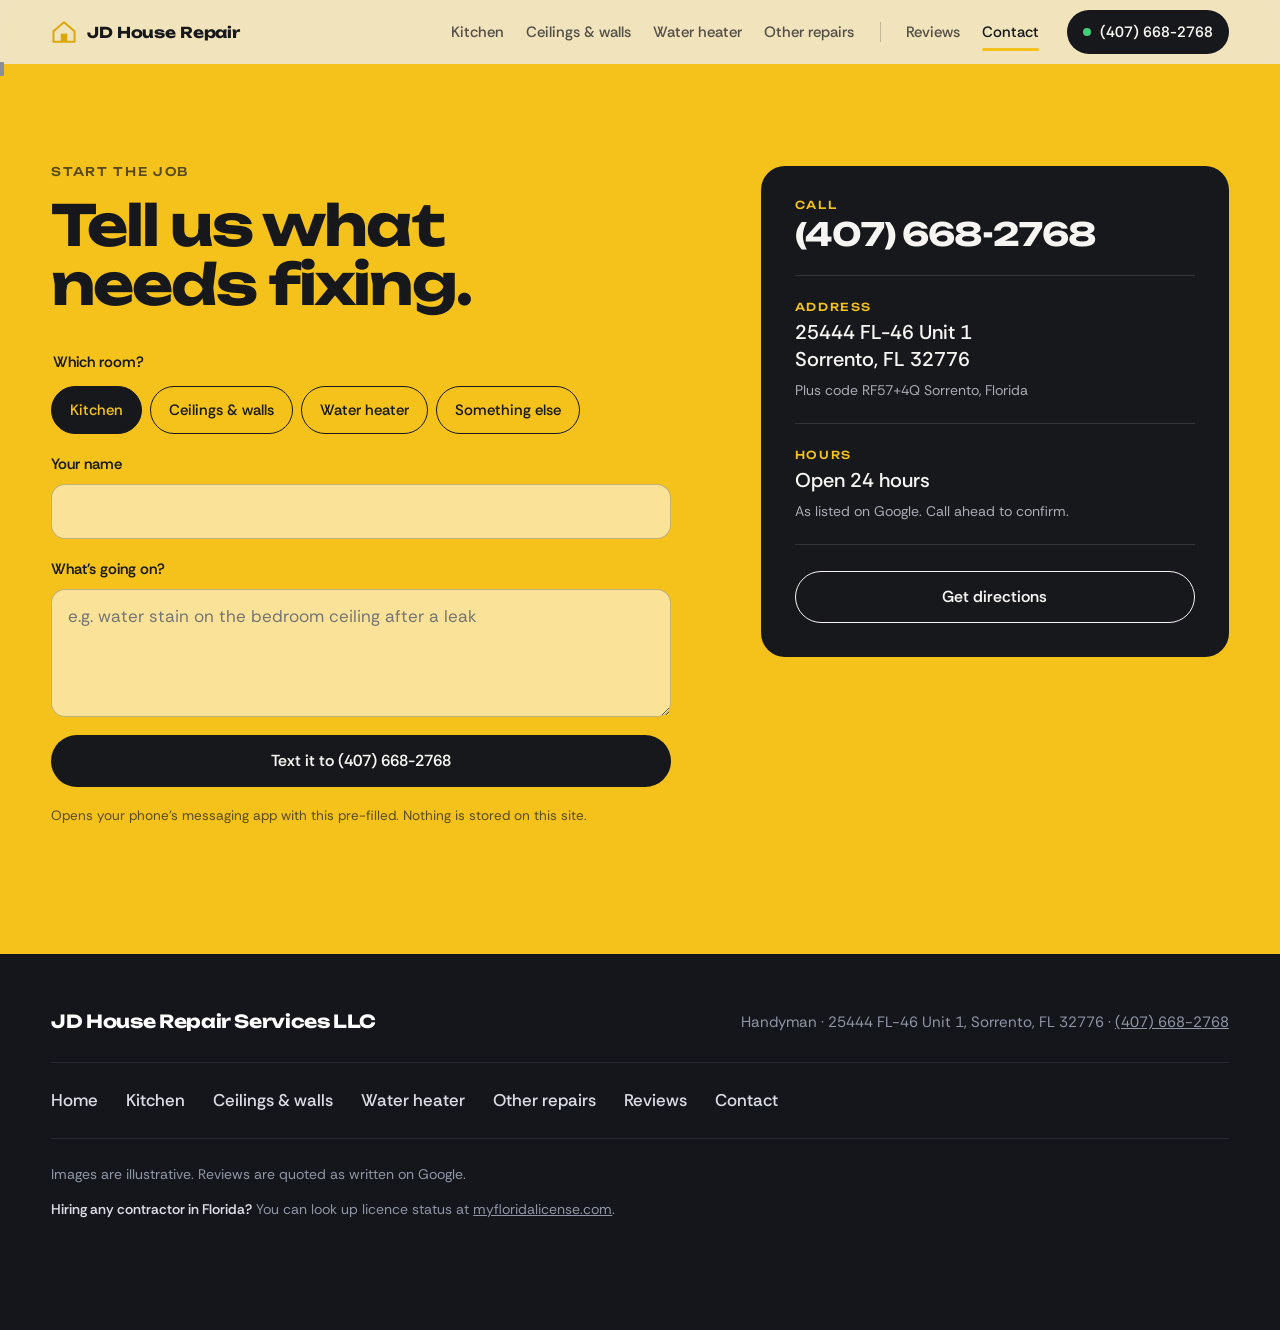
<file: contact.html>
<!doctype html>
<html lang="en">
<head>
<meta charset="utf-8">
<meta name="viewport" content="width=device-width, initial-scale=1">
<title>Contact & directions · JD House Repair Services, Sorrento FL</title>
<meta name="description" content="Call JD House Repair Services at (407) 668-2768, or find us at 25444 FL-46 Unit 1, Sorrento, FL 32776.">
<meta name="theme-color" content="#14161C">
<link rel="icon" href="assets/favicon.svg" type="image/svg+xml">
<link rel="preconnect" href="https://fonts.googleapis.com">
<link rel="preconnect" href="https://fonts.gstatic.com" crossorigin>
<link href="https://fonts.googleapis.com/css2?family=Unbounded:wght@400;500;700&family=Rethink+Sans:ital,wght@0,400;0,500;0,600;1,400&display=swap" rel="stylesheet">
<link rel="stylesheet" href="assets/site.css">
<script type="application/ld+json">
{
  "@context": "https://schema.org",
  "@type": "HomeAndConstructionBusiness",
  "name": "JD House Repair Services LLC",
  "telephone": "+1-407-668-2768",
  "address": { "@type": "PostalAddress", "streetAddress": "25444 FL-46 Unit 1", "addressLocality": "Sorrento", "addressRegion": "FL", "postalCode": "32776", "addressCountry": "US" },
  "aggregateRating": { "@type": "AggregateRating", "ratingValue": "4.6", "reviewCount": "9" }
}
</script>
</head>
<body class="pg-contact">

<a class="skip" href="#main">Skip to content</a>

<header class="bar" id="top">
  <a class="mark" href="index.html" aria-label="JD House Repair Services, home">
    <svg class="mark-house" viewBox="0 0 32 32" aria-hidden="true"><path d="M3 15 16 4l13 11v13H3z" fill="none" stroke="currentColor" stroke-width="2.4" stroke-linejoin="round"/><rect x="12" y="18" width="8" height="10" fill="currentColor"/></svg>
    <span class="mark-text">JD House Repair</span>
  </a>
  <nav class="nav" id="siteNav" aria-label="Site">
    <p class="nav-k">Rooms</p>
    <a href="kitchen.html">Kitchen</a>
    <a href="ceilings-walls.html">Ceilings &amp; walls</a>
    <a href="water-heater.html">Water heater</a>
    <a href="other-repairs.html">Other repairs</a>
    <a href="reviews.html" class="nav-sec nav-first-sec">Reviews</a>
    <a href="contact.html" aria-current="page" class="nav-sec">Contact</a>
  </nav>
  <a class="call-pill" href="tel:+14076682768"><span class="dot" aria-hidden="true"></span>(407) 668-2768</a>
  <button class="menu-btn" type="button" aria-expanded="false" aria-controls="siteNav"><span class="menu-lines" aria-hidden="true"></span><span class="menu-word">Menu</span></button>
  <div class="tape" aria-hidden="true">
    <div class="tape-blade" id="tapeBlade"><span class="tape-hook"></span></div>
  </div>
</header>

<main id="main">
<section class="visit visit-page" id="visit" aria-labelledby="visH">
  <div class="visit-grid">
    <div class="req rv">
      <p class="eyebrow eyebrow-ink">Start the job</p>
      <h1 id="visH" class="h2 h2-ink">Tell us what needs&nbsp;fixing.</h1>
      <form class="form" id="reqForm" novalidate>
        <fieldset class="chips">
          <legend>Which room?</legend>
          <label><input type="radio" name="room" value="Kitchen" data-key="kitchen" checked><span>Kitchen</span></label>
          <label><input type="radio" name="room" value="Ceilings & walls" data-key="ceilings"><span>Ceilings &amp; walls</span></label>
          <label><input type="radio" name="room" value="Water heater" data-key="heater"><span>Water heater</span></label>
          <label><input type="radio" name="room" value="Something else" data-key="other"><span>Something else</span></label>
        </fieldset>
        <label class="fld"><span>Your name</span><input name="name" autocomplete="name" required></label>
        <label class="fld"><span>What's going on?</span><textarea name="msg" rows="4" required placeholder="e.g. water stain on the bedroom ceiling after a leak"></textarea></label>
        <button class="btn btn-ink btn-wide" type="submit">Text it to (407) 668-2768</button>
        <p class="form-note">Opens your phone's messaging app with this pre-filled. Nothing is stored on this site.</p>
      </form>
    </div>
    <aside class="card rv" aria-label="Contact details">
      <div class="card-row">
        <p class="card-k">Call</p>
        <a class="card-v card-phone" href="tel:+14076682768">(407) 668-2768</a>
      </div>
      <div class="card-row">
        <p class="card-k">Address</p>
        <p class="card-v">25444 FL-46 Unit 1<br>Sorrento, FL 32776</p>
        <p class="card-s">Plus code RF57+4Q Sorrento, Florida</p>
      </div>
      <div class="card-row">
        <p class="card-k">Hours</p>
        <p class="card-v">Open 24 hours</p>
        <p class="card-s">As listed on Google. Call ahead to confirm.</p>
      </div>
      <a class="btn btn-line btn-wide" href="https://www.google.com/maps/dir/?api=1&amp;destination=25444+FL-46+Unit+1+Sorrento+FL+32776" target="_blank" rel="noopener">Get directions</a>
    </aside>
  </div>
</section>
</main>

<footer class="foot">
  <div class="foot-top">
    <p class="foot-mark">JD House Repair Services&nbsp;LLC</p>
    <p class="foot-line">Handyman · 25444 FL-46 Unit 1, Sorrento, FL 32776 · <a href="tel:+14076682768">(407) 668-2768</a></p>
  </div>
  <nav class="foot-nav" aria-label="Footer">
    <a href="index.html">Home</a>
    <a href="kitchen.html">Kitchen</a>
    <a href="ceilings-walls.html">Ceilings &amp; walls</a>
    <a href="water-heater.html">Water heater</a>
    <a href="other-repairs.html">Other repairs</a>
    <a href="reviews.html">Reviews</a>
    <a href="contact.html">Contact</a>
  </nav>
  <div class="foot-fine">
    <p>Images are illustrative. Reviews are quoted as written on Google.</p>
    <p><strong>Hiring any contractor in Florida?</strong> You can look up licence status at <a href="https://www.myfloridalicense.com/" target="_blank" rel="noopener">myfloridalicense.com</a>.</p>
  </div>
</footer>

<a class="dock" href="tel:+14076682768" aria-label="Call JD House Repair, (407) 668-2768">
  <svg viewBox="0 0 24 24" aria-hidden="true"><path d="M6.6 10.8a15.1 15.1 0 0 0 6.6 6.6l2.2-2.2a1 1 0 0 1 1-.25 11.4 11.4 0 0 0 3.6.57 1 1 0 0 1 1 1V20a1 1 0 0 1-1 1A17 17 0 0 1 3 4a1 1 0 0 1 1-1h3.5a1 1 0 0 1 1 1c0 1.25.2 2.45.57 3.57a1 1 0 0 1-.25 1z" fill="currentColor"/></svg>
  <span>Call now</span>
</a>

<script src="assets/site.js" defer></script>
</body>
</html>
</file>
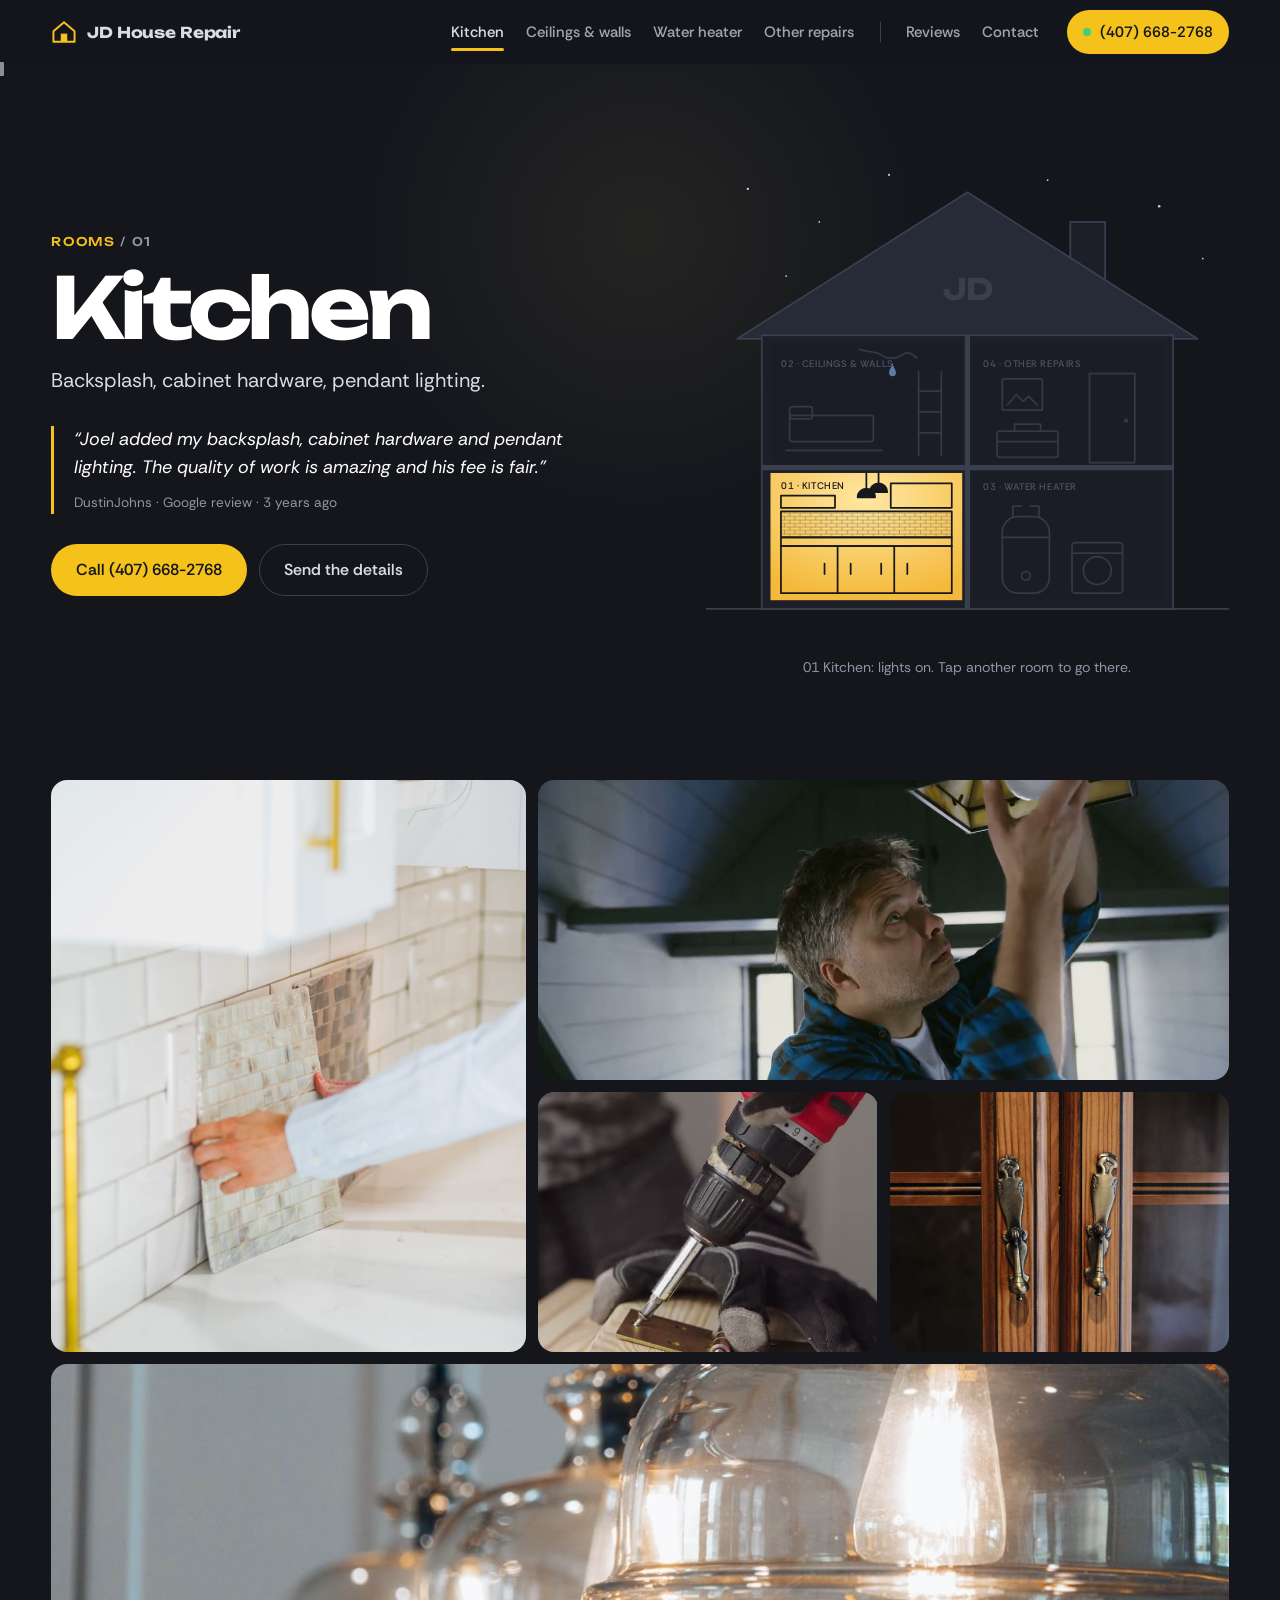
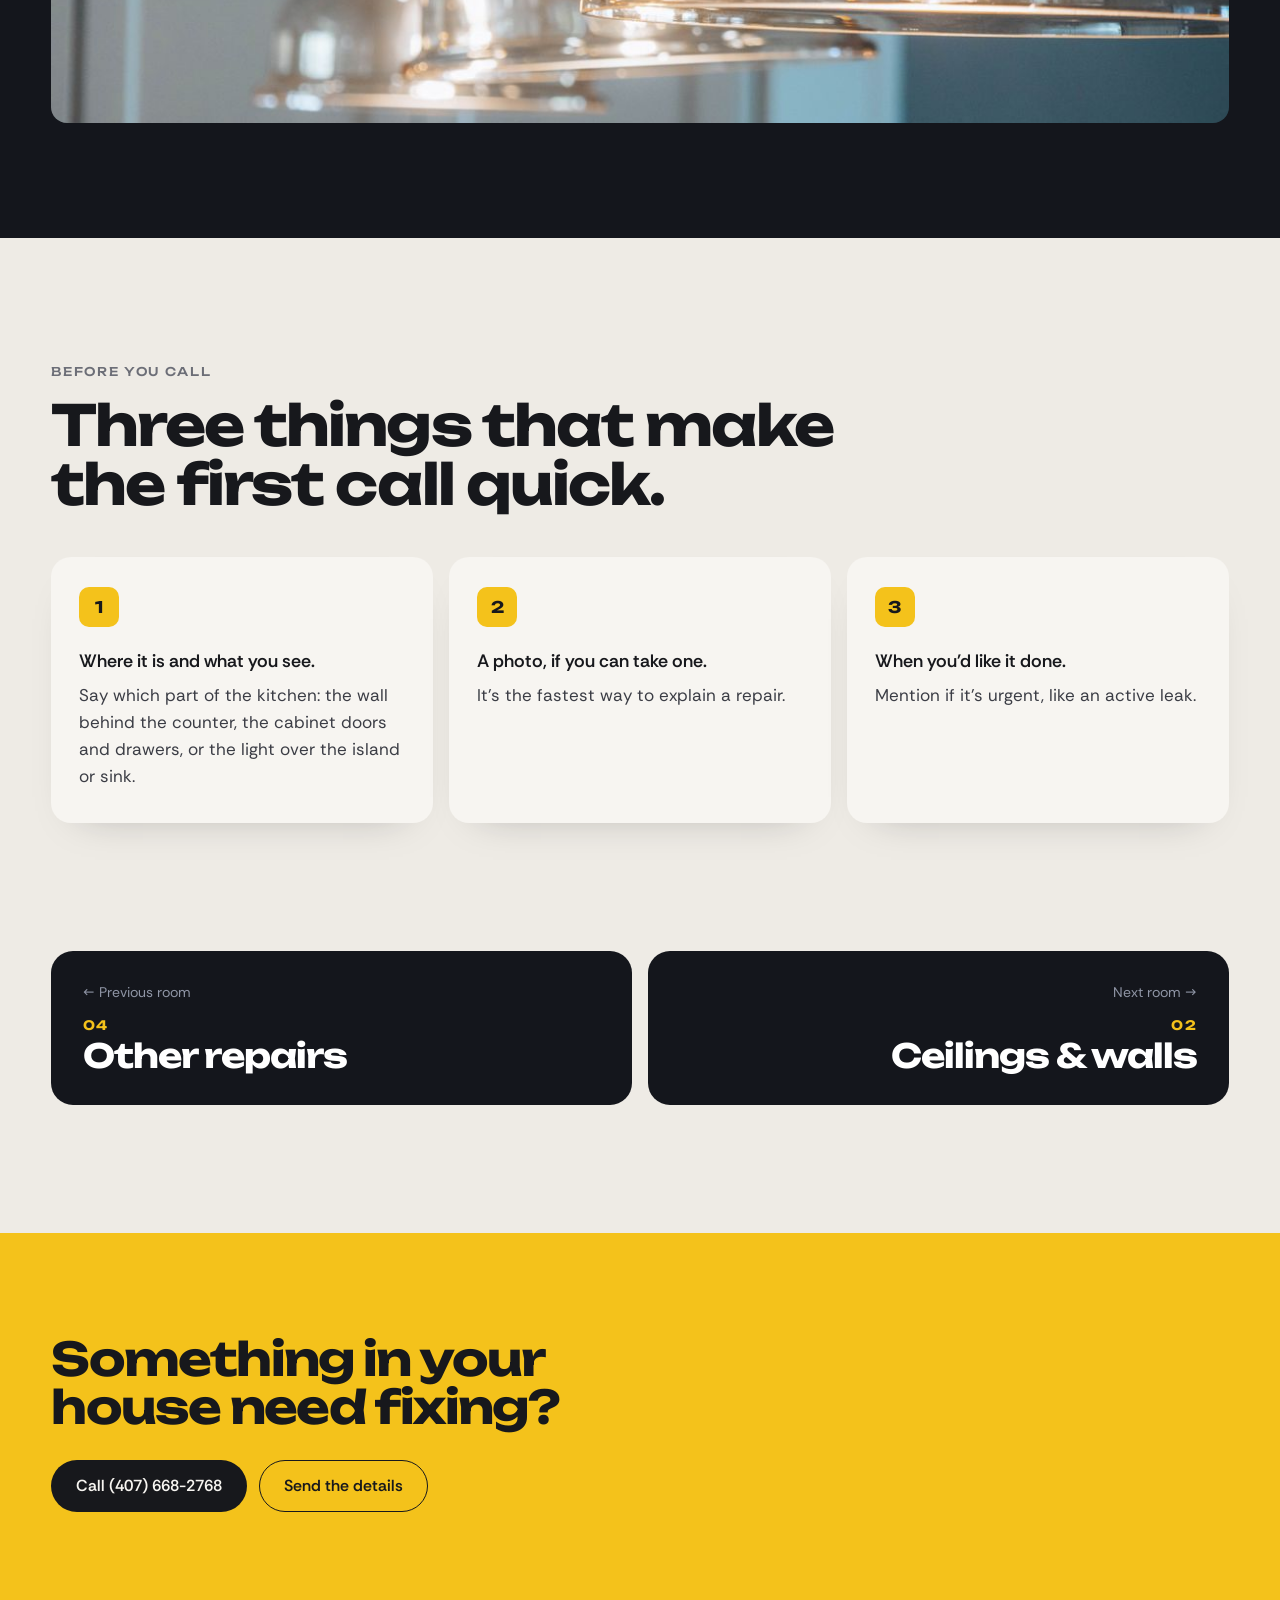
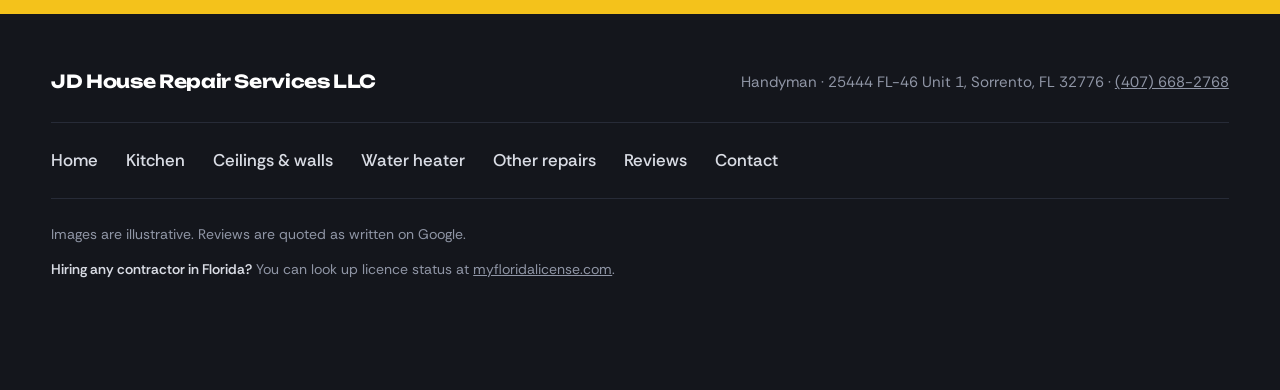
<file: kitchen.html>
<!doctype html>
<html lang="en">
<head>
<meta charset="utf-8">
<meta name="viewport" content="width=device-width, initial-scale=1">
<title>Kitchen: backsplash, hardware & pendant lighting · JD House Repair Services, Sorrento FL</title>
<meta name="description" content="Kitchen backsplash, cabinet hardware and pendant lighting by JD House Repair Services in Sorrento, FL. Call (407) 668-2768.">
<meta name="theme-color" content="#14161C">
<link rel="icon" href="assets/favicon.svg" type="image/svg+xml">
<link rel="preconnect" href="https://fonts.googleapis.com">
<link rel="preconnect" href="https://fonts.gstatic.com" crossorigin>
<link href="https://fonts.googleapis.com/css2?family=Unbounded:wght@400;500;700&family=Rethink+Sans:ital,wght@0,400;0,500;0,600;1,400&display=swap" rel="stylesheet">
<link rel="stylesheet" href="assets/site.css">
<script type="application/ld+json">
{
  "@context": "https://schema.org",
  "@type": "HomeAndConstructionBusiness",
  "name": "JD House Repair Services LLC",
  "telephone": "+1-407-668-2768",
  "address": { "@type": "PostalAddress", "streetAddress": "25444 FL-46 Unit 1", "addressLocality": "Sorrento", "addressRegion": "FL", "postalCode": "32776", "addressCountry": "US" },
  "aggregateRating": { "@type": "AggregateRating", "ratingValue": "4.6", "reviewCount": "9" }
}
</script>
</head>
<body class="pg-room">

<a class="skip" href="#main">Skip to content</a>

<header class="bar" id="top">
  <a class="mark" href="index.html" aria-label="JD House Repair Services, home">
    <svg class="mark-house" viewBox="0 0 32 32" aria-hidden="true"><path d="M3 15 16 4l13 11v13H3z" fill="none" stroke="currentColor" stroke-width="2.4" stroke-linejoin="round"/><rect x="12" y="18" width="8" height="10" fill="currentColor"/></svg>
    <span class="mark-text">JD House Repair</span>
  </a>
  <nav class="nav" id="siteNav" aria-label="Site">
    <p class="nav-k">Rooms</p>
    <a href="kitchen.html" aria-current="page">Kitchen</a>
    <a href="ceilings-walls.html">Ceilings &amp; walls</a>
    <a href="water-heater.html">Water heater</a>
    <a href="other-repairs.html">Other repairs</a>
    <a href="reviews.html" class="nav-sec nav-first-sec">Reviews</a>
    <a href="contact.html" class="nav-sec">Contact</a>
  </nav>
  <a class="call-pill" href="tel:+14076682768"><span class="dot" aria-hidden="true"></span>(407) 668-2768</a>
  <button class="menu-btn" type="button" aria-expanded="false" aria-controls="siteNav"><span class="menu-lines" aria-hidden="true"></span><span class="menu-word">Menu</span></button>
  <div class="tape" aria-hidden="true">
    <div class="tape-blade" id="tapeBlade"><span class="tape-hook"></span></div>
  </div>
</header>

<main id="main">

<section class="house room-hero" aria-labelledby="roomH">
  <div class="flash" aria-hidden="true"></div>
  <div class="rh-grid">
    <div class="rh-copy">
      <p class="crumbs rv"><a href="index.html#house">Rooms</a> <span aria-hidden="true">/</span> 01</p>
      <h1 id="roomH" class="rh-h rv">Kitchen</h1>
      <p class="ch-sub rv">Backsplash, cabinet hardware, pendant lighting.</p>
      <blockquote class="ev rv">
        <p>&ldquo;Joel added my backsplash, cabinet hardware and pendant lighting. The quality of work is amazing and his fee is fair.&rdquo;</p>
        <footer>DustinJohns · Google review · 3 years ago</footer>
      </blockquote>
      <div class="ch-cta rv">
        <a class="btn btn-tape" href="tel:+14076682768">Call (407) 668-2768</a>
        <a class="btn btn-ghost" href="contact.html?room=kitchen">Send the details</a>
      </div>
    </div>
    <div class="rh-stage rv">
      <svg class="cutaway" id="cutaway" viewBox="0 0 600 560" role="img" aria-labelledby="cutawayT">
        <title id="cutawayT">Cutaway drawing of a two-storey house. Each room links to its page.</title>
        <defs>
          <radialGradient id="glow" cx="50%" cy="20%" r="80%"><stop offset="0" stop-color="#FFE7A3"/><stop offset="1" stop-color="#F4B93A"/></radialGradient>
          <pattern id="tiles" width="12" height="8" patternUnits="userSpaceOnUse"><path d="M0 0h12M0 4h12M0 8h12M6 0v4M0 4v4M12 4v4" stroke="rgba(23,24,28,.4)" stroke-width=".8" fill="none"/></pattern>
        </defs>
        <g class="sky" fill="#C9CEDA"><circle cx="48" cy="40" r="1.4"/><circle cx="130" cy="78" r="1"/><circle cx="210" cy="24" r="1.2"/><circle cx="392" cy="30" r="1"/><circle cx="520" cy="60" r="1.5"/><circle cx="570" cy="120" r="1"/><circle cx="92" cy="140" r="1"/></g>
        <rect x="418" y="78" width="40" height="96" class="shell"/>
        <polygon points="36,212 300,44 564,212" class="roof"/>
        <rect x="64" y="208" width="472" height="314" class="shell"/>
        <text x="300" y="168" class="attic">JD</text>
        <a href="ceilings-walls.html" class="room" data-room="ceilings" aria-label="Ceilings and walls"><rect x="74" y="218" width="220" height="136" class="fill"/>
          <g class="det"><path d="M176 224c10 4 20 2 26 7s18 4 24-1 12 1 16 4" class="patch"/><path d="M214 238c0 6-4 9-4 13a4 4 0 0 0 8 0c0-4-4-7-4-13z" class="drip"/><rect x="96" y="300" width="96" height="30" rx="3"/><rect x="96" y="290" width="26" height="14" rx="3"/><path d="M92 340h110M244 250v96M270 250v96M244 272h26M244 296h26M244 320h26"/></g>
          <text x="86" y="244" class="rlabel">02 · Ceilings &amp; walls</text></a>
        <a href="other-repairs.html" class="room" data-room="other" aria-label="Other repairs"><rect x="306" y="218" width="220" height="136" class="fill"/>
          <g class="det"><rect x="340" y="258" width="46" height="36" rx="2"/><path d="M346 288l10-12 8 8 6-6 10 10"/><rect x="440" y="252" width="52" height="102"/><circle cx="482" cy="306" r="2.4" class="solid"/><rect x="334" y="318" width="70" height="30" rx="3"/><path d="M354 318v-8h30v8M334 330h70"/></g>
          <text x="318" y="244" class="rlabel">04 · Other repairs</text></a>
        <a href="kitchen.html" class="room lit" data-room="kitchen" aria-label="Kitchen"><rect x="74" y="366" width="220" height="146" class="fill"/>
          <g class="det"><rect x="86" y="410" width="196" height="30" class="tilewall"/><rect x="86" y="440" width="196" height="10"/><rect x="86" y="450" width="196" height="54"/><path d="M151 450v54M216 450v54"/><path d="M136 470v12M166 470v12M201 470v12M231 470v12" class="pull"/><rect x="86" y="392" width="62" height="14"/><rect x="212" y="378" width="70" height="28"/>
            <g class="lamps"><g class="lamp"><path d="M184 366v18"/><path d="M174 394a10 10 0 0 1 20 0z" class="shade"/></g><g class="lamp l2"><path d="M198 366v12"/><path d="M188 388a10 10 0 0 1 20 0z" class="shade"/></g></g></g>
          <text x="86" y="384" class="rlabel">01 · Kitchen</text></a>
        <a href="water-heater.html" class="room" data-room="heater" aria-label="Water heater"><rect x="306" y="366" width="220" height="146" class="fill"/>
          <g class="det"><rect x="340" y="416" width="54" height="88" rx="18"/><path d="M352 416v-12h10M382 416v-12h-10M340 440h54"/><circle cx="367" cy="484" r="5"/><rect x="420" y="446" width="58" height="58" rx="4"/><circle cx="449" cy="478" r="16"/><path d="M420 458h58"/></g>
          <text x="318" y="386" class="rlabel">03 · Water heater</text></a>
        <path d="M64 360h472" class="floor"/>
        <path d="M300 208v314" class="floor"/>
        <path d="M0 522h600" class="ground"/>
      </svg>
      <p class="stage-key">01 Kitchen: lights on. Tap another room to go there.</p>
    </div>
  </div>
</section>

<section class="gallery" aria-label="Pictures">
  <div class="gallery-in rv">
      <div class="media m-kitchen">
        <figure class="mf mf-a"><img src="assets/img/backsplash-install.jpg" alt="A hand pressing a sheet of mosaic tile onto a kitchen wall" loading="lazy" width="1400" height="934"></figure>
        <figure class="mf mf-b"><video class="lazyvid" muted loop playsinline preload="none" poster="assets/vid/light-fixture.jpg" aria-label="A man fitting a light fixture to a ceiling"><source src="assets/vid/light-fixture.mp4" type="video/mp4"></video></figure>
        <figure class="mf mf-c"><video class="lazyvid" muted loop playsinline preload="none" poster="assets/vid/hinge-drill.jpg" aria-label="Drilling a hinge into a cabinet board"><source src="assets/vid/hinge-drill.mp4" type="video/mp4"></video></figure>
        <figure class="mf mf-d"><img src="assets/img/brass-pulls.jpg" alt="Ornate brass pulls on wooden cabinet doors" loading="lazy" width="900" height="1350"></figure>
      </div>
      <figure class="mf mf-band"><img src="assets/img/pendants.jpg" alt="Glass pendant lamps glowing over a kitchen" loading="lazy" width="1200" height="800"></figure>
  </div>
</section>

<section class="prep" aria-labelledby="prepH">
  <div class="prep-in">
    <p class="eyebrow">Before you call</p>
    <h2 id="prepH" class="h2 h2-ink rv">Three things that make the first call&nbsp;quick.</h2>
    <ol class="prep-list">
      <li class="rv"><span class="prep-n">1</span><p><strong>Where it is and what you see.</strong> Say which part of the kitchen: the wall behind the counter, the cabinet doors and drawers, or the light over the island or sink.</p></li>
      <li class="rv"><span class="prep-n">2</span><p><strong>A photo, if you can take one.</strong> It's the fastest way to explain a repair.</p></li>
      <li class="rv"><span class="prep-n">3</span><p><strong>When you'd like it done.</strong> Mention if it's urgent, like an active leak.</p></li>
    </ol>
  </div>
</section>

<nav class="pager" aria-label="Other rooms">
  <a class="pg pg-prev" href="other-repairs.html"><span class="pg-k">&larr; Previous room</span><span class="pg-n">04</span><span class="pg-name">Other repairs</span></a>
  <a class="pg pg-next" href="ceilings-walls.html"><span class="pg-k">Next room &rarr;</span><span class="pg-n">02</span><span class="pg-name">Ceilings &amp; walls</span></a>
</nav>

<section class="band">
  <div class="band-in">
    <h2 class="band-h">Something in your house need fixing?</h2>
    <div class="band-cta">
      <a class="btn btn-ink" href="tel:+14076682768">Call (407) 668-2768</a>
      <a class="btn btn-line" href="contact.html">Send the details</a>
    </div>
  </div>
</section>

</main>

<footer class="foot">
  <div class="foot-top">
    <p class="foot-mark">JD House Repair Services&nbsp;LLC</p>
    <p class="foot-line">Handyman · 25444 FL-46 Unit 1, Sorrento, FL 32776 · <a href="tel:+14076682768">(407) 668-2768</a></p>
  </div>
  <nav class="foot-nav" aria-label="Footer">
    <a href="index.html">Home</a>
    <a href="kitchen.html">Kitchen</a>
    <a href="ceilings-walls.html">Ceilings &amp; walls</a>
    <a href="water-heater.html">Water heater</a>
    <a href="other-repairs.html">Other repairs</a>
    <a href="reviews.html">Reviews</a>
    <a href="contact.html">Contact</a>
  </nav>
  <div class="foot-fine">
    <p>Images are illustrative. Reviews are quoted as written on Google.</p>
    <p><strong>Hiring any contractor in Florida?</strong> You can look up licence status at <a href="https://www.myfloridalicense.com/" target="_blank" rel="noopener">myfloridalicense.com</a>.</p>
  </div>
</footer>

<a class="dock" href="tel:+14076682768" aria-label="Call JD House Repair, (407) 668-2768">
  <svg viewBox="0 0 24 24" aria-hidden="true"><path d="M6.6 10.8a15.1 15.1 0 0 0 6.6 6.6l2.2-2.2a1 1 0 0 1 1-.25 11.4 11.4 0 0 0 3.6.57 1 1 0 0 1 1 1V20a1 1 0 0 1-1 1A17 17 0 0 1 3 4a1 1 0 0 1 1-1h3.5a1 1 0 0 1 1 1c0 1.25.2 2.45.57 3.57a1 1 0 0 1-.25 1z" fill="currentColor"/></svg>
  <span>Call now</span>
</a>

<script src="assets/site.js" defer></script>
</body>
</html>
</file>
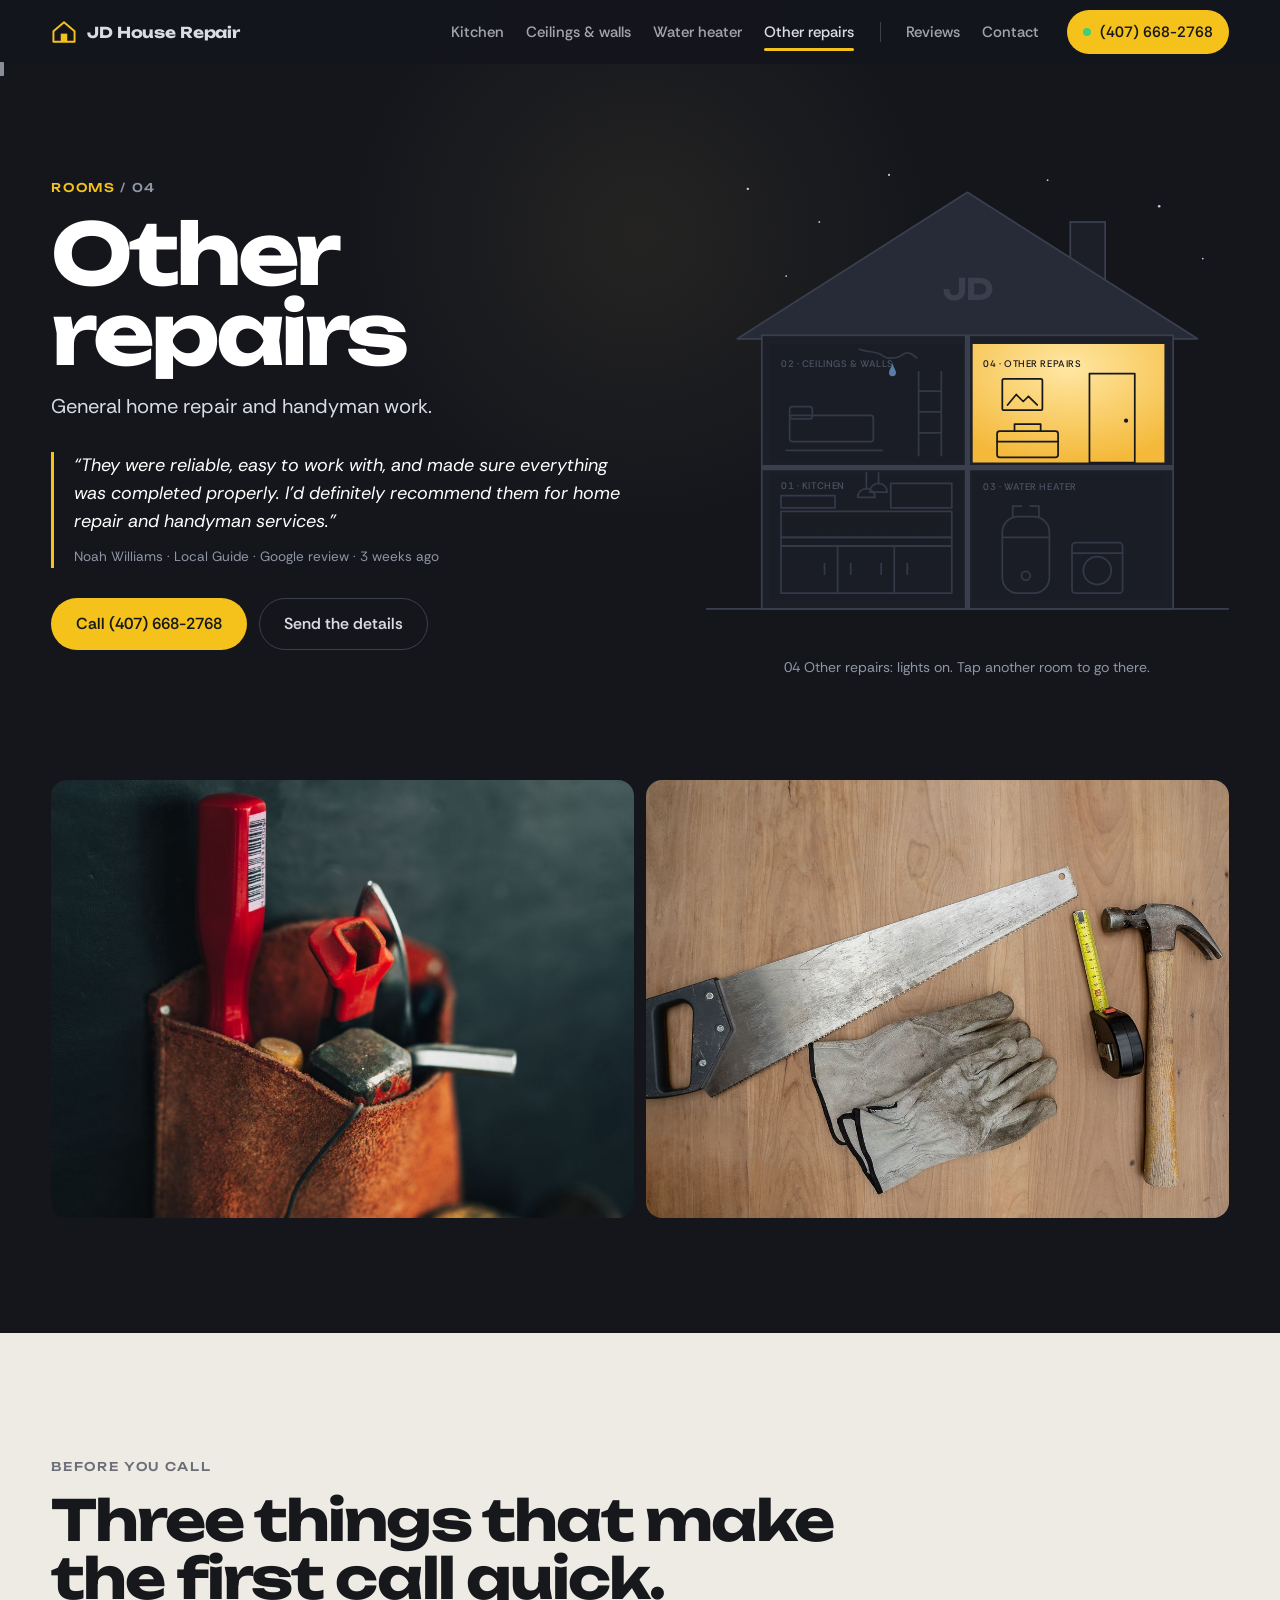
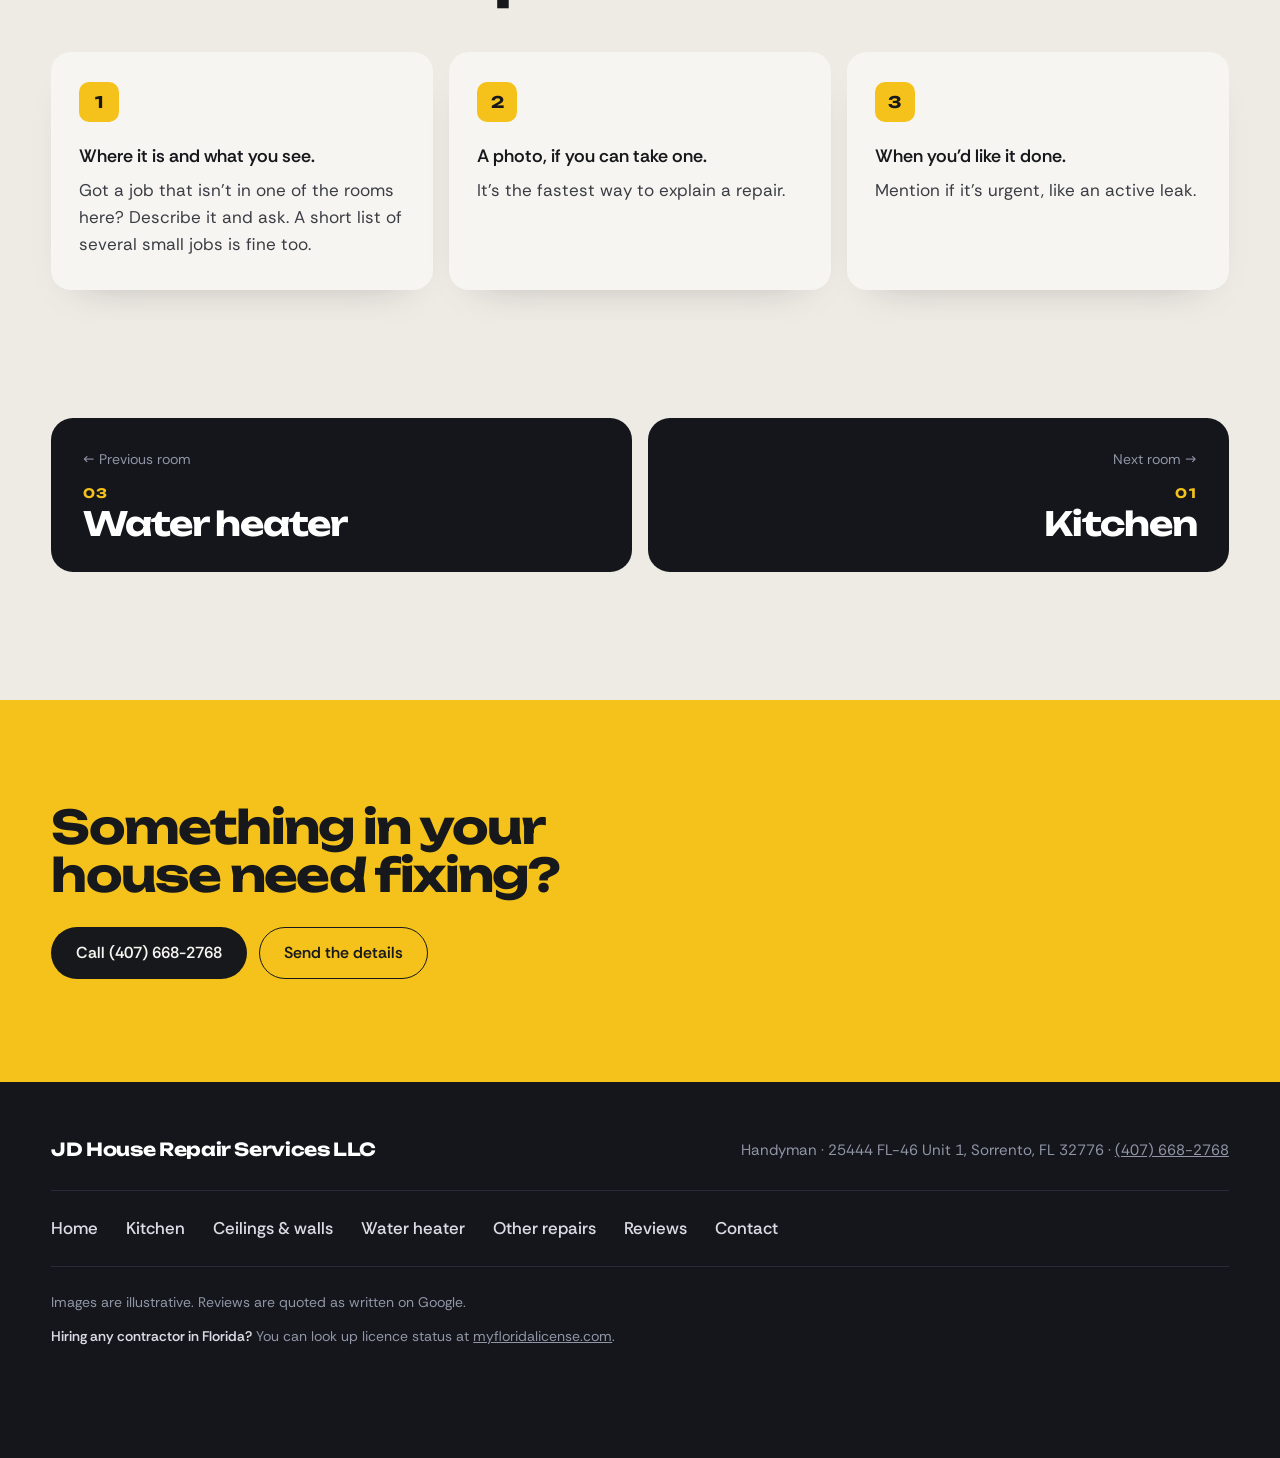
<file: other-repairs.html>
<!doctype html>
<html lang="en">
<head>
<meta charset="utf-8">
<meta name="viewport" content="width=device-width, initial-scale=1">
<title>Home repair & handyman work · JD House Repair Services, Sorrento FL</title>
<meta name="description" content="General home repair and handyman services by JD House Repair Services in Sorrento, FL. Call (407) 668-2768.">
<meta name="theme-color" content="#14161C">
<link rel="icon" href="assets/favicon.svg" type="image/svg+xml">
<link rel="preconnect" href="https://fonts.googleapis.com">
<link rel="preconnect" href="https://fonts.gstatic.com" crossorigin>
<link href="https://fonts.googleapis.com/css2?family=Unbounded:wght@400;500;700&family=Rethink+Sans:ital,wght@0,400;0,500;0,600;1,400&display=swap" rel="stylesheet">
<link rel="stylesheet" href="assets/site.css">
<script type="application/ld+json">
{
  "@context": "https://schema.org",
  "@type": "HomeAndConstructionBusiness",
  "name": "JD House Repair Services LLC",
  "telephone": "+1-407-668-2768",
  "address": { "@type": "PostalAddress", "streetAddress": "25444 FL-46 Unit 1", "addressLocality": "Sorrento", "addressRegion": "FL", "postalCode": "32776", "addressCountry": "US" },
  "aggregateRating": { "@type": "AggregateRating", "ratingValue": "4.6", "reviewCount": "9" }
}
</script>
</head>
<body class="pg-room">

<a class="skip" href="#main">Skip to content</a>

<header class="bar" id="top">
  <a class="mark" href="index.html" aria-label="JD House Repair Services, home">
    <svg class="mark-house" viewBox="0 0 32 32" aria-hidden="true"><path d="M3 15 16 4l13 11v13H3z" fill="none" stroke="currentColor" stroke-width="2.4" stroke-linejoin="round"/><rect x="12" y="18" width="8" height="10" fill="currentColor"/></svg>
    <span class="mark-text">JD House Repair</span>
  </a>
  <nav class="nav" id="siteNav" aria-label="Site">
    <p class="nav-k">Rooms</p>
    <a href="kitchen.html">Kitchen</a>
    <a href="ceilings-walls.html">Ceilings &amp; walls</a>
    <a href="water-heater.html">Water heater</a>
    <a href="other-repairs.html" aria-current="page">Other repairs</a>
    <a href="reviews.html" class="nav-sec nav-first-sec">Reviews</a>
    <a href="contact.html" class="nav-sec">Contact</a>
  </nav>
  <a class="call-pill" href="tel:+14076682768"><span class="dot" aria-hidden="true"></span>(407) 668-2768</a>
  <button class="menu-btn" type="button" aria-expanded="false" aria-controls="siteNav"><span class="menu-lines" aria-hidden="true"></span><span class="menu-word">Menu</span></button>
  <div class="tape" aria-hidden="true">
    <div class="tape-blade" id="tapeBlade"><span class="tape-hook"></span></div>
  </div>
</header>

<main id="main">

<section class="house room-hero" aria-labelledby="roomH">
  <div class="flash" aria-hidden="true"></div>
  <div class="rh-grid">
    <div class="rh-copy">
      <p class="crumbs rv"><a href="index.html#house">Rooms</a> <span aria-hidden="true">/</span> 04</p>
      <h1 id="roomH" class="rh-h rv">Other repairs</h1>
      <p class="ch-sub rv">General home repair and handyman work.</p>
      <blockquote class="ev rv">
        <p>&ldquo;They were reliable, easy to work with, and made sure everything was completed properly. I&rsquo;d definitely recommend them for home repair and handyman services.&rdquo;</p>
        <footer>Noah Williams · Local Guide · Google review · 3 weeks ago</footer>
      </blockquote>
      <div class="ch-cta rv">
        <a class="btn btn-tape" href="tel:+14076682768">Call (407) 668-2768</a>
        <a class="btn btn-ghost" href="contact.html?room=other">Send the details</a>
      </div>
    </div>
    <div class="rh-stage rv">
      <svg class="cutaway" id="cutaway" viewBox="0 0 600 560" role="img" aria-labelledby="cutawayT">
        <title id="cutawayT">Cutaway drawing of a two-storey house. Each room links to its page.</title>
        <defs>
          <radialGradient id="glow" cx="50%" cy="20%" r="80%"><stop offset="0" stop-color="#FFE7A3"/><stop offset="1" stop-color="#F4B93A"/></radialGradient>
          <pattern id="tiles" width="12" height="8" patternUnits="userSpaceOnUse"><path d="M0 0h12M0 4h12M0 8h12M6 0v4M0 4v4M12 4v4" stroke="rgba(23,24,28,.4)" stroke-width=".8" fill="none"/></pattern>
        </defs>
        <g class="sky" fill="#C9CEDA"><circle cx="48" cy="40" r="1.4"/><circle cx="130" cy="78" r="1"/><circle cx="210" cy="24" r="1.2"/><circle cx="392" cy="30" r="1"/><circle cx="520" cy="60" r="1.5"/><circle cx="570" cy="120" r="1"/><circle cx="92" cy="140" r="1"/></g>
        <rect x="418" y="78" width="40" height="96" class="shell"/>
        <polygon points="36,212 300,44 564,212" class="roof"/>
        <rect x="64" y="208" width="472" height="314" class="shell"/>
        <text x="300" y="168" class="attic">JD</text>
        <a href="ceilings-walls.html" class="room" data-room="ceilings" aria-label="Ceilings and walls"><rect x="74" y="218" width="220" height="136" class="fill"/>
          <g class="det"><path d="M176 224c10 4 20 2 26 7s18 4 24-1 12 1 16 4" class="patch"/><path d="M214 238c0 6-4 9-4 13a4 4 0 0 0 8 0c0-4-4-7-4-13z" class="drip"/><rect x="96" y="300" width="96" height="30" rx="3"/><rect x="96" y="290" width="26" height="14" rx="3"/><path d="M92 340h110M244 250v96M270 250v96M244 272h26M244 296h26M244 320h26"/></g>
          <text x="86" y="244" class="rlabel">02 · Ceilings &amp; walls</text></a>
        <a href="other-repairs.html" class="room lit" data-room="other" aria-label="Other repairs"><rect x="306" y="218" width="220" height="136" class="fill"/>
          <g class="det"><rect x="340" y="258" width="46" height="36" rx="2"/><path d="M346 288l10-12 8 8 6-6 10 10"/><rect x="440" y="252" width="52" height="102"/><circle cx="482" cy="306" r="2.4" class="solid"/><rect x="334" y="318" width="70" height="30" rx="3"/><path d="M354 318v-8h30v8M334 330h70"/></g>
          <text x="318" y="244" class="rlabel">04 · Other repairs</text></a>
        <a href="kitchen.html" class="room" data-room="kitchen" aria-label="Kitchen"><rect x="74" y="366" width="220" height="146" class="fill"/>
          <g class="det"><rect x="86" y="410" width="196" height="30" class="tilewall"/><rect x="86" y="440" width="196" height="10"/><rect x="86" y="450" width="196" height="54"/><path d="M151 450v54M216 450v54"/><path d="M136 470v12M166 470v12M201 470v12M231 470v12" class="pull"/><rect x="86" y="392" width="62" height="14"/><rect x="212" y="378" width="70" height="28"/>
            <g class="lamps"><g class="lamp"><path d="M184 366v18"/><path d="M174 394a10 10 0 0 1 20 0z" class="shade"/></g><g class="lamp l2"><path d="M198 366v12"/><path d="M188 388a10 10 0 0 1 20 0z" class="shade"/></g></g></g>
          <text x="86" y="384" class="rlabel">01 · Kitchen</text></a>
        <a href="water-heater.html" class="room" data-room="heater" aria-label="Water heater"><rect x="306" y="366" width="220" height="146" class="fill"/>
          <g class="det"><rect x="340" y="416" width="54" height="88" rx="18"/><path d="M352 416v-12h10M382 416v-12h-10M340 440h54"/><circle cx="367" cy="484" r="5"/><rect x="420" y="446" width="58" height="58" rx="4"/><circle cx="449" cy="478" r="16"/><path d="M420 458h58"/></g>
          <text x="318" y="386" class="rlabel">03 · Water heater</text></a>
        <path d="M64 360h472" class="floor"/>
        <path d="M300 208v314" class="floor"/>
        <path d="M0 522h600" class="ground"/>
      </svg>
      <p class="stage-key">04 Other repairs: lights on. Tap another room to go there.</p>
    </div>
  </div>
</section>

<section class="gallery" aria-label="Pictures">
  <div class="gallery-in rv">
      <div class="media m-two">
        <figure class="mf"><img src="assets/img/tool-pouch.jpg" alt="A leather tool pouch holding hand tools against a dark wall" loading="lazy" width="1000" height="667"></figure>
        <figure class="mf"><img src="assets/img/tools-flat.jpg" alt="A saw, hammer, gloves and tape measure laid out on a wooden surface" loading="lazy" width="1200" height="800"></figure>
      </div>
  </div>
</section>

<section class="prep" aria-labelledby="prepH">
  <div class="prep-in">
    <p class="eyebrow">Before you call</p>
    <h2 id="prepH" class="h2 h2-ink rv">Three things that make the first call&nbsp;quick.</h2>
    <ol class="prep-list">
      <li class="rv"><span class="prep-n">1</span><p><strong>Where it is and what you see.</strong> Got a job that isn&rsquo;t in one of the rooms here? Describe it and ask. A short list of several small jobs is fine too.</p></li>
      <li class="rv"><span class="prep-n">2</span><p><strong>A photo, if you can take one.</strong> It's the fastest way to explain a repair.</p></li>
      <li class="rv"><span class="prep-n">3</span><p><strong>When you'd like it done.</strong> Mention if it's urgent, like an active leak.</p></li>
    </ol>
  </div>
</section>

<nav class="pager" aria-label="Other rooms">
  <a class="pg pg-prev" href="water-heater.html"><span class="pg-k">&larr; Previous room</span><span class="pg-n">03</span><span class="pg-name">Water heater</span></a>
  <a class="pg pg-next" href="kitchen.html"><span class="pg-k">Next room &rarr;</span><span class="pg-n">01</span><span class="pg-name">Kitchen</span></a>
</nav>

<section class="band">
  <div class="band-in">
    <h2 class="band-h">Something in your house need fixing?</h2>
    <div class="band-cta">
      <a class="btn btn-ink" href="tel:+14076682768">Call (407) 668-2768</a>
      <a class="btn btn-line" href="contact.html">Send the details</a>
    </div>
  </div>
</section>

</main>

<footer class="foot">
  <div class="foot-top">
    <p class="foot-mark">JD House Repair Services&nbsp;LLC</p>
    <p class="foot-line">Handyman · 25444 FL-46 Unit 1, Sorrento, FL 32776 · <a href="tel:+14076682768">(407) 668-2768</a></p>
  </div>
  <nav class="foot-nav" aria-label="Footer">
    <a href="index.html">Home</a>
    <a href="kitchen.html">Kitchen</a>
    <a href="ceilings-walls.html">Ceilings &amp; walls</a>
    <a href="water-heater.html">Water heater</a>
    <a href="other-repairs.html">Other repairs</a>
    <a href="reviews.html">Reviews</a>
    <a href="contact.html">Contact</a>
  </nav>
  <div class="foot-fine">
    <p>Images are illustrative. Reviews are quoted as written on Google.</p>
    <p><strong>Hiring any contractor in Florida?</strong> You can look up licence status at <a href="https://www.myfloridalicense.com/" target="_blank" rel="noopener">myfloridalicense.com</a>.</p>
  </div>
</footer>

<a class="dock" href="tel:+14076682768" aria-label="Call JD House Repair, (407) 668-2768">
  <svg viewBox="0 0 24 24" aria-hidden="true"><path d="M6.6 10.8a15.1 15.1 0 0 0 6.6 6.6l2.2-2.2a1 1 0 0 1 1-.25 11.4 11.4 0 0 0 3.6.57 1 1 0 0 1 1 1V20a1 1 0 0 1-1 1A17 17 0 0 1 3 4a1 1 0 0 1 1-1h3.5a1 1 0 0 1 1 1c0 1.25.2 2.45.57 3.57a1 1 0 0 1-.25 1z" fill="currentColor"/></svg>
  <span>Call now</span>
</a>

<script src="assets/site.js" defer></script>
</body>
</html>
</file>
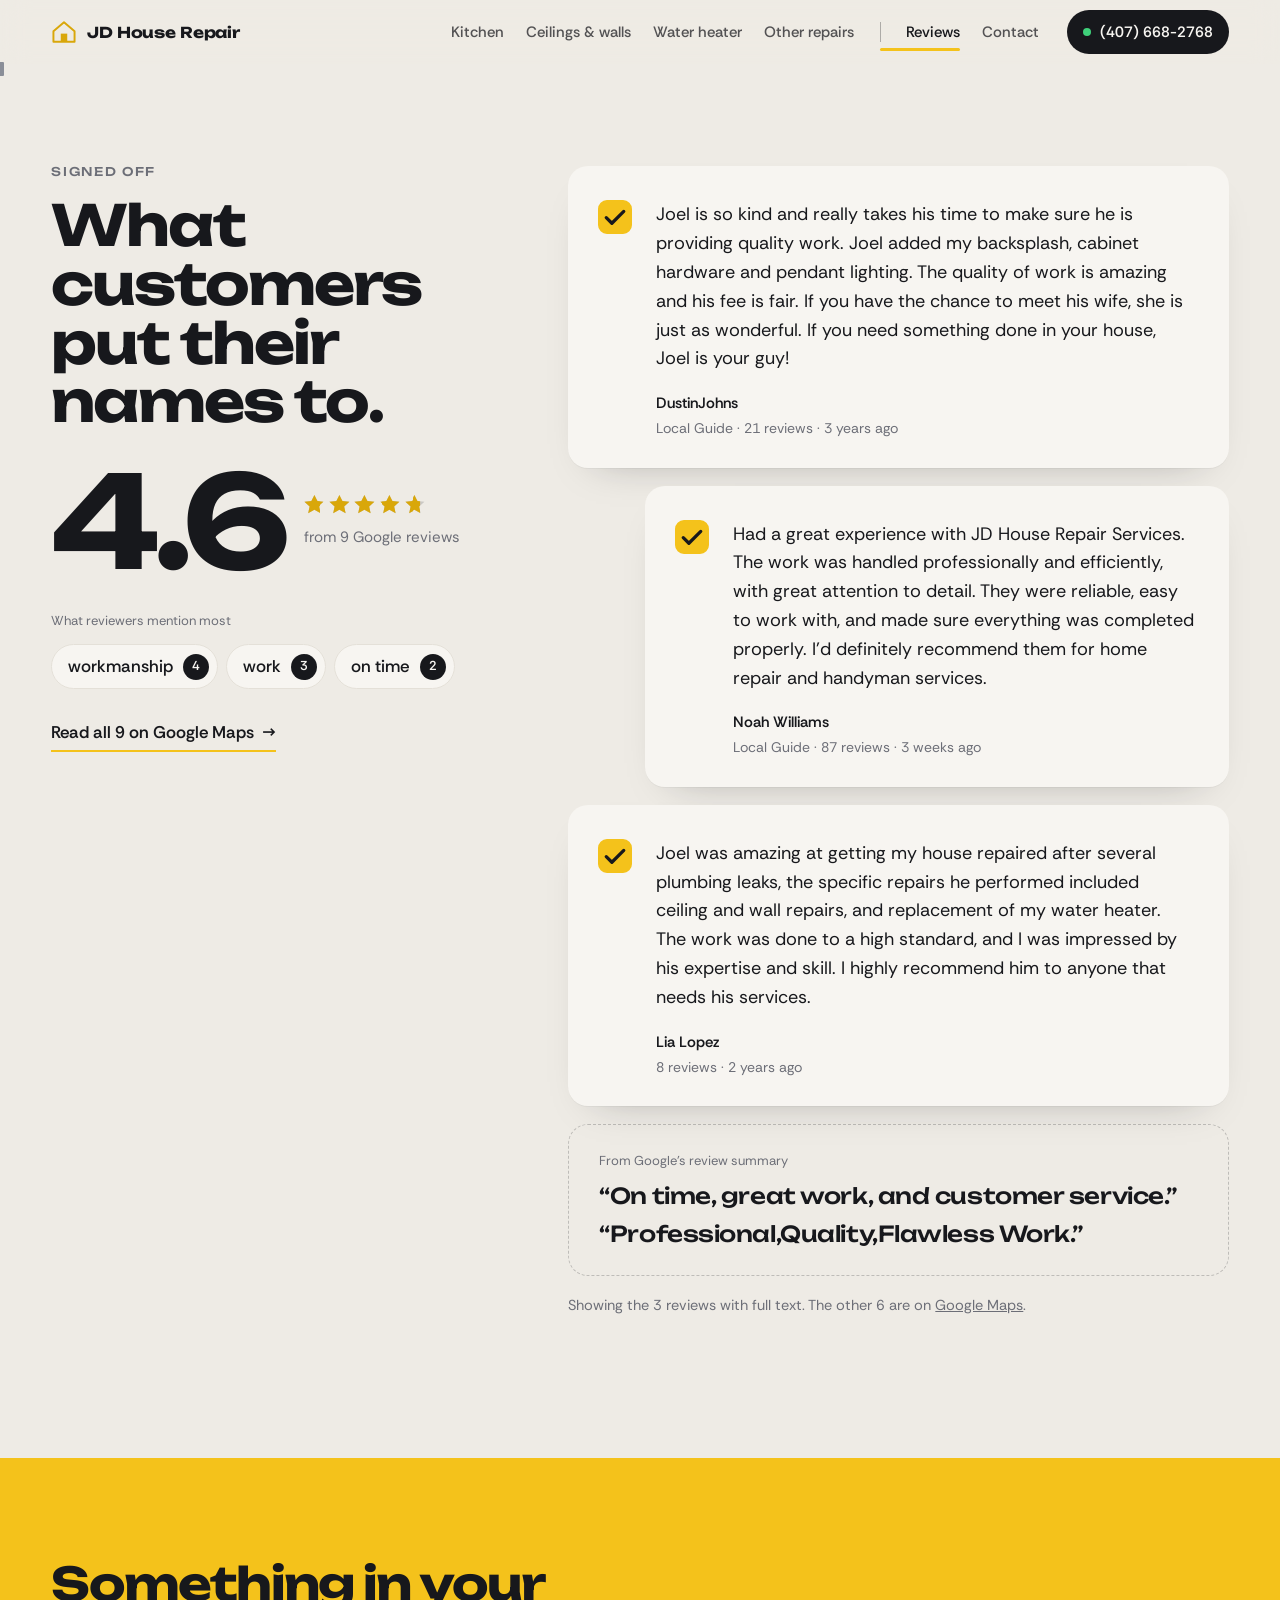
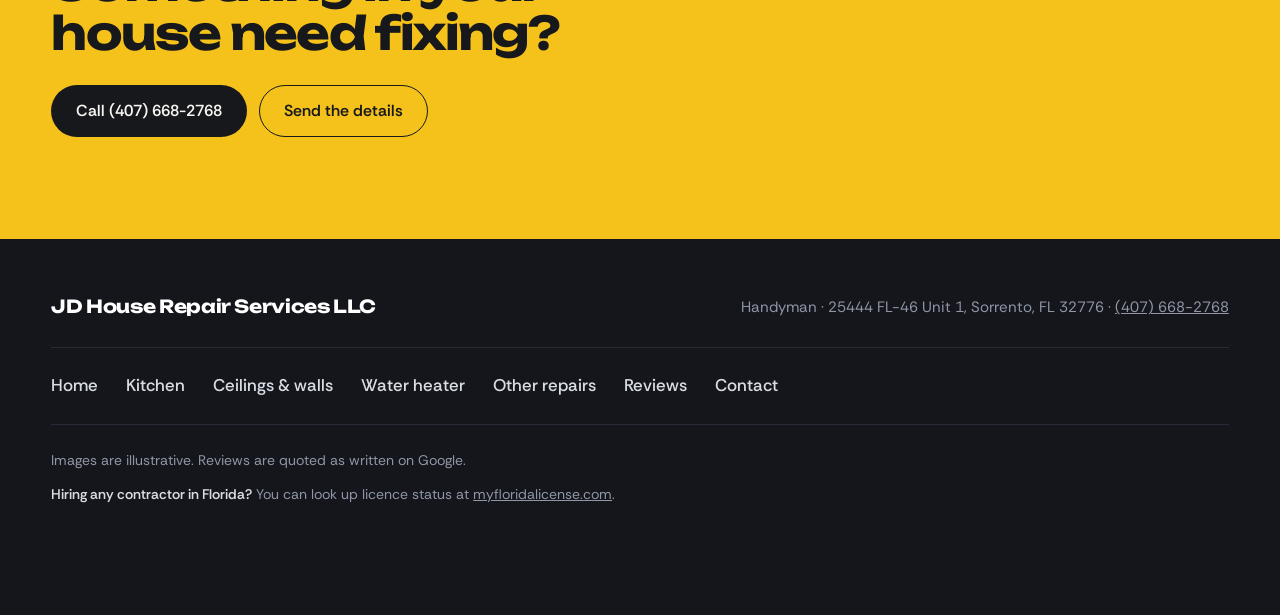
<file: reviews.html>
<!doctype html>
<html lang="en">
<head>
<meta charset="utf-8">
<meta name="viewport" content="width=device-width, initial-scale=1">
<title>Reviews · JD House Repair Services, Sorrento FL</title>
<meta name="description" content="JD House Repair Services LLC has a 4.6 rating from 9 Google reviews. Read what customers wrote.">
<meta name="theme-color" content="#14161C">
<link rel="icon" href="assets/favicon.svg" type="image/svg+xml">
<link rel="preconnect" href="https://fonts.googleapis.com">
<link rel="preconnect" href="https://fonts.gstatic.com" crossorigin>
<link href="https://fonts.googleapis.com/css2?family=Unbounded:wght@400;500;700&family=Rethink+Sans:ital,wght@0,400;0,500;0,600;1,400&display=swap" rel="stylesheet">
<link rel="stylesheet" href="assets/site.css">
<script type="application/ld+json">
{
  "@context": "https://schema.org",
  "@type": "HomeAndConstructionBusiness",
  "name": "JD House Repair Services LLC",
  "telephone": "+1-407-668-2768",
  "address": { "@type": "PostalAddress", "streetAddress": "25444 FL-46 Unit 1", "addressLocality": "Sorrento", "addressRegion": "FL", "postalCode": "32776", "addressCountry": "US" },
  "aggregateRating": { "@type": "AggregateRating", "ratingValue": "4.6", "reviewCount": "9" }
}
</script>
</head>
<body class="pg-reviews">

<a class="skip" href="#main">Skip to content</a>

<header class="bar" id="top">
  <a class="mark" href="index.html" aria-label="JD House Repair Services, home">
    <svg class="mark-house" viewBox="0 0 32 32" aria-hidden="true"><path d="M3 15 16 4l13 11v13H3z" fill="none" stroke="currentColor" stroke-width="2.4" stroke-linejoin="round"/><rect x="12" y="18" width="8" height="10" fill="currentColor"/></svg>
    <span class="mark-text">JD House Repair</span>
  </a>
  <nav class="nav" id="siteNav" aria-label="Site">
    <p class="nav-k">Rooms</p>
    <a href="kitchen.html">Kitchen</a>
    <a href="ceilings-walls.html">Ceilings &amp; walls</a>
    <a href="water-heater.html">Water heater</a>
    <a href="other-repairs.html">Other repairs</a>
    <a href="reviews.html" aria-current="page" class="nav-sec nav-first-sec">Reviews</a>
    <a href="contact.html" class="nav-sec">Contact</a>
  </nav>
  <a class="call-pill" href="tel:+14076682768"><span class="dot" aria-hidden="true"></span>(407) 668-2768</a>
  <button class="menu-btn" type="button" aria-expanded="false" aria-controls="siteNav"><span class="menu-lines" aria-hidden="true"></span><span class="menu-word">Menu</span></button>
  <div class="tape" aria-hidden="true">
    <div class="tape-blade" id="tapeBlade"><span class="tape-hook"></span></div>
  </div>
</header>

<main id="main">
<section class="reviews reviews-page" id="reviews" aria-labelledby="revH">
  <div class="score rv">
    <p class="eyebrow">Signed off</p>
    <h1 class="h2 h2-ink">What customers put their names&nbsp;to.</h1>
    <div class="score-num">
      <span class="score-big" data-count="4.6">4.6</span>
      <span class="score-meta">
        <span class="stars stars-lg" style="--fill:92%" aria-label="4.6 out of 5 stars"></span>
        <span class="score-of">from 9 Google reviews</span>
      </span>
    </div>
    <p class="mentions">What reviewers mention most</p>
    <ul class="tags">
      <li><span class="tag-w">workmanship</span><span class="tag-c">4</span></li>
      <li><span class="tag-w">work</span><span class="tag-c">3</span></li>
      <li><span class="tag-w">on time</span><span class="tag-c">2</span></li>
    </ul>
    <a class="link-arrow" href="https://www.google.com/maps/search/?api=1&amp;query=JD+house+repair+services+llc+25444+FL-46+Sorrento+FL" target="_blank" rel="noopener">Read all 9 on Google Maps</a>
  </div>
  <div class="signoffs">
    <article class="so rv">
      <span class="tick" aria-hidden="true"><svg viewBox="0 0 24 24"><path d="M5 12.5l4.5 4.5L19 7.5"/></svg></span>
      <p class="so-q">Joel is so kind and really takes his time to make sure he is providing quality work. Joel added my backsplash, cabinet hardware and pendant lighting. The quality of work is amazing and his fee is fair. If you have the chance to meet his wife, she is just as wonderful. If you need something done in your house, Joel is your guy!</p>
      <p class="so-by"><strong>DustinJohns</strong> Local Guide · 21 reviews · 3 years ago</p>
    </article>
    <article class="so so-off rv">
      <span class="tick" aria-hidden="true"><svg viewBox="0 0 24 24"><path d="M5 12.5l4.5 4.5L19 7.5"/></svg></span>
      <p class="so-q">Had a great experience with JD House Repair Services. The work was handled professionally and efficiently, with great attention to detail. They were reliable, easy to work with, and made sure everything was completed properly. I&rsquo;d definitely recommend them for home repair and handyman services.</p>
      <p class="so-by"><strong>Noah Williams</strong> Local Guide · 87 reviews · 3 weeks ago</p>
    </article>
    <article class="so rv">
      <span class="tick" aria-hidden="true"><svg viewBox="0 0 24 24"><path d="M5 12.5l4.5 4.5L19 7.5"/></svg></span>
      <p class="so-q">Joel was amazing at getting my house repaired after several plumbing leaks, the specific repairs he performed included ceiling and wall repairs, and replacement of my water heater. The work was done to a high standard, and I was impressed by his expertise and skill. I highly recommend him to anyone that needs his services.</p>
      <p class="so-by"><strong>Lia Lopez</strong> 8 reviews · 2 years ago</p>
    </article>
    <div class="snips rv">
      <p class="snips-h">From Google's review summary</p>
      <p class="snip">&ldquo;On time, great work, and customer service.&rdquo;</p>
      <p class="snip">&ldquo;Professional,Quality,Flawless Work.&rdquo;</p>
    </div>
    <p class="rev-note rv">Showing the 3 reviews with full text. The other 6 are on <a href="https://www.google.com/maps/search/?api=1&amp;query=JD+house+repair+services+llc+25444+FL-46+Sorrento+FL" target="_blank" rel="noopener">Google Maps</a>.</p>
  </div>
</section>

<section class="band">
  <div class="band-in">
    <h2 class="band-h">Something in your house need fixing?</h2>
    <div class="band-cta">
      <a class="btn btn-ink" href="tel:+14076682768">Call (407) 668-2768</a>
      <a class="btn btn-line" href="contact.html">Send the details</a>
    </div>
  </div>
</section>
</main>

<footer class="foot">
  <div class="foot-top">
    <p class="foot-mark">JD House Repair Services&nbsp;LLC</p>
    <p class="foot-line">Handyman · 25444 FL-46 Unit 1, Sorrento, FL 32776 · <a href="tel:+14076682768">(407) 668-2768</a></p>
  </div>
  <nav class="foot-nav" aria-label="Footer">
    <a href="index.html">Home</a>
    <a href="kitchen.html">Kitchen</a>
    <a href="ceilings-walls.html">Ceilings &amp; walls</a>
    <a href="water-heater.html">Water heater</a>
    <a href="other-repairs.html">Other repairs</a>
    <a href="reviews.html">Reviews</a>
    <a href="contact.html">Contact</a>
  </nav>
  <div class="foot-fine">
    <p>Images are illustrative. Reviews are quoted as written on Google.</p>
    <p><strong>Hiring any contractor in Florida?</strong> You can look up licence status at <a href="https://www.myfloridalicense.com/" target="_blank" rel="noopener">myfloridalicense.com</a>.</p>
  </div>
</footer>

<a class="dock" href="tel:+14076682768" aria-label="Call JD House Repair, (407) 668-2768">
  <svg viewBox="0 0 24 24" aria-hidden="true"><path d="M6.6 10.8a15.1 15.1 0 0 0 6.6 6.6l2.2-2.2a1 1 0 0 1 1-.25 11.4 11.4 0 0 0 3.6.57 1 1 0 0 1 1 1V20a1 1 0 0 1-1 1A17 17 0 0 1 3 4a1 1 0 0 1 1-1h3.5a1 1 0 0 1 1 1c0 1.25.2 2.45.57 3.57a1 1 0 0 1-.25 1z" fill="currentColor"/></svg>
  <span>Call now</span>
</a>

<script src="assets/site.js" defer></script>
</body>
</html>
</file>
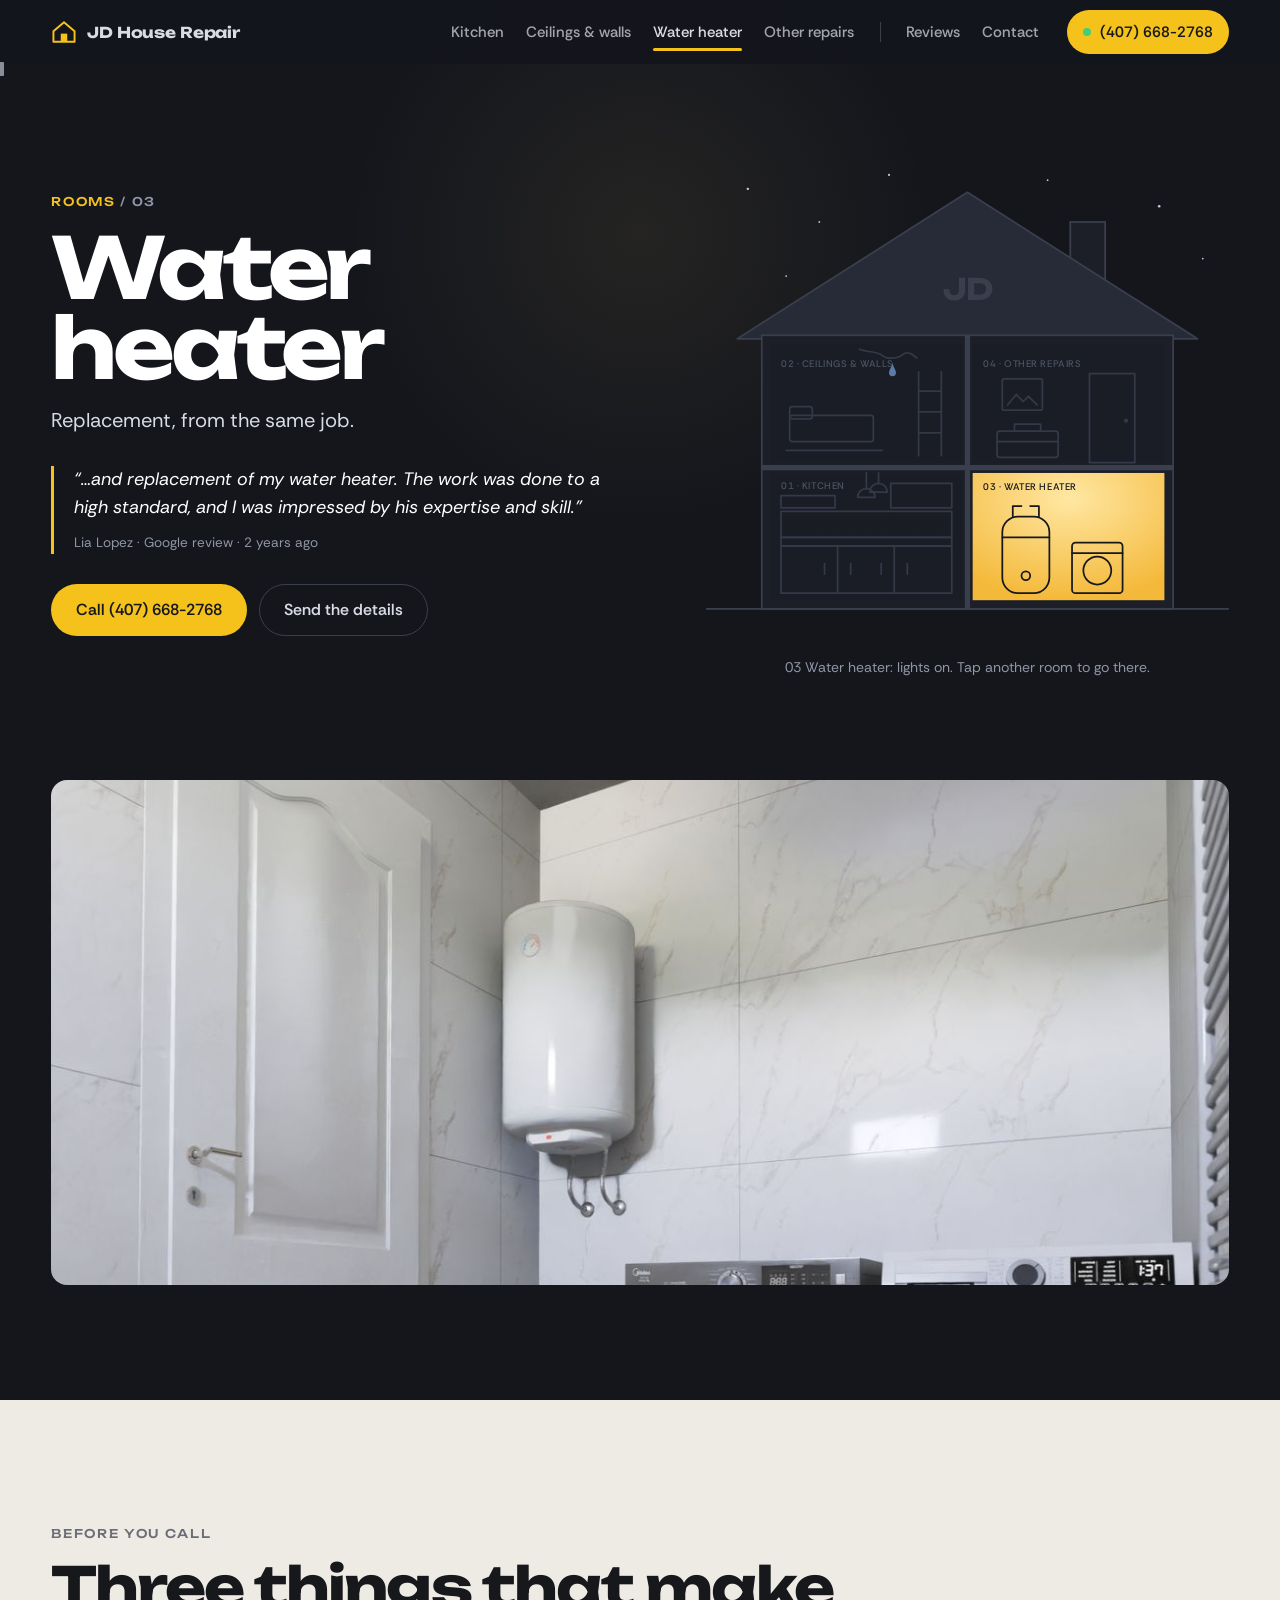
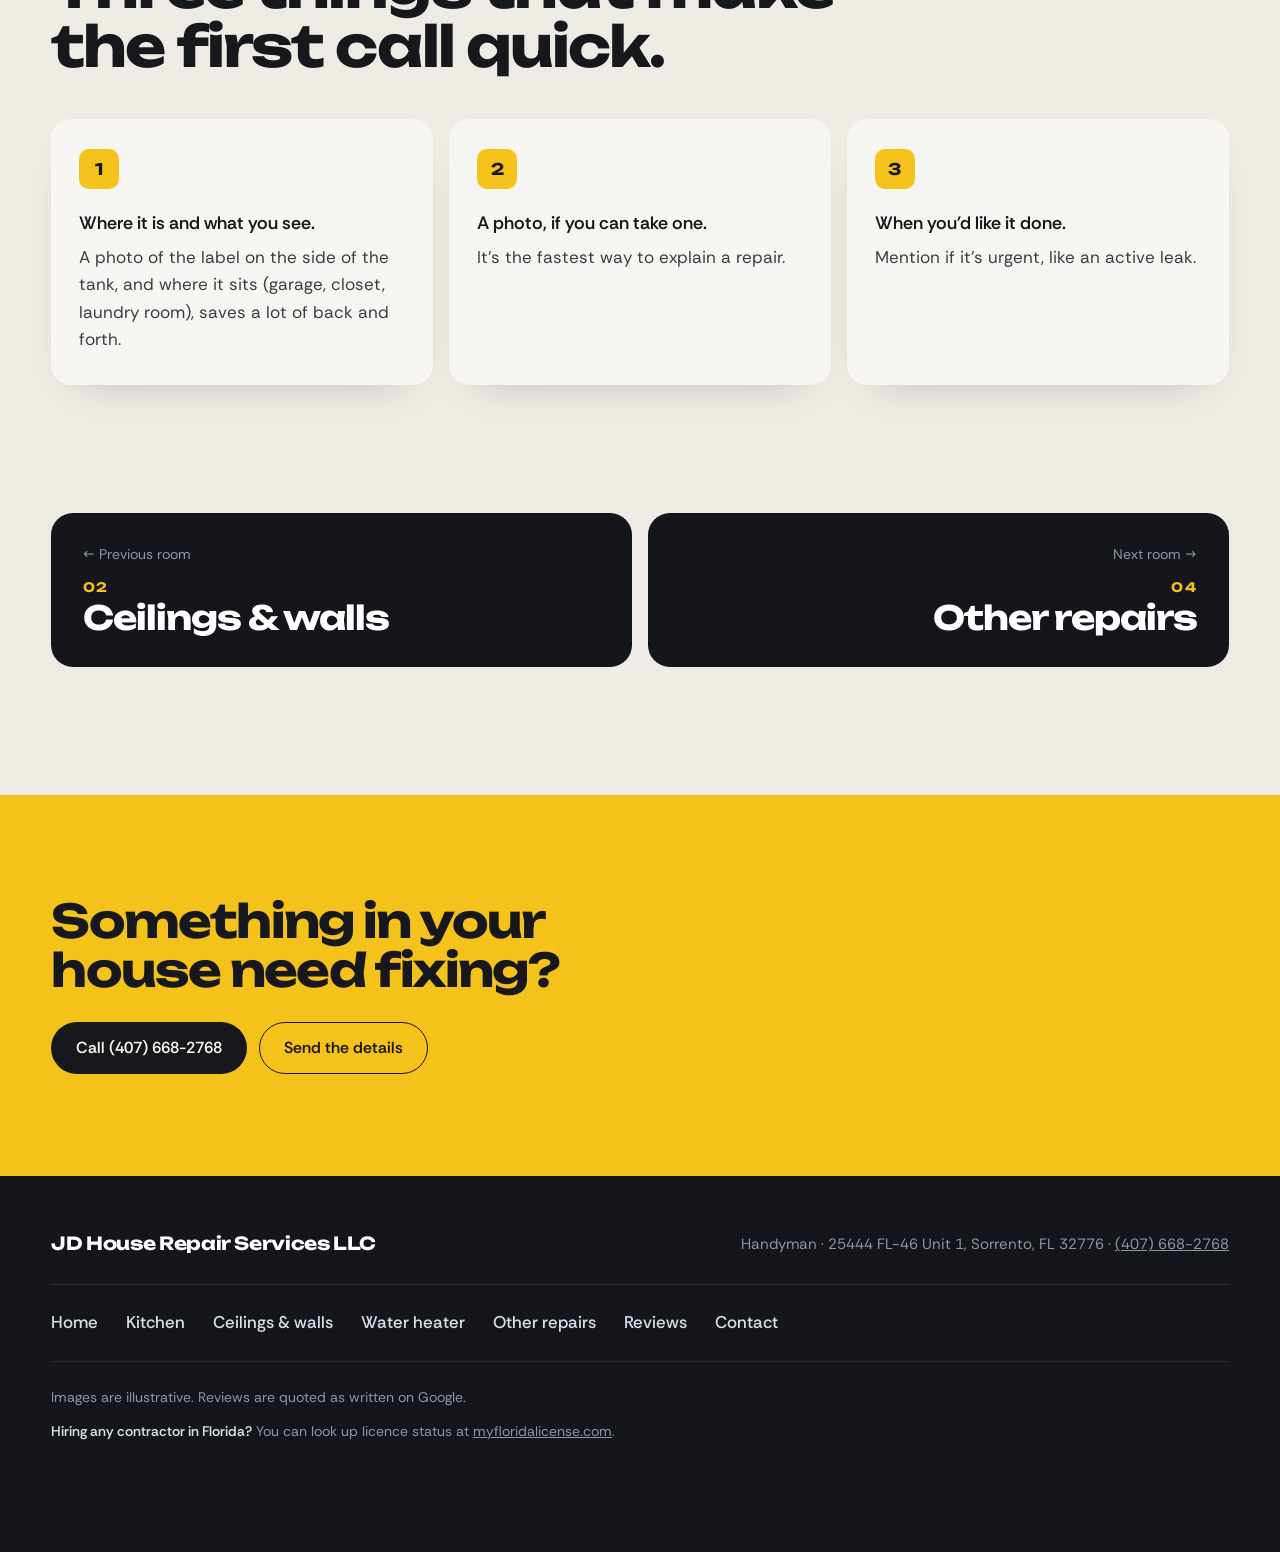
<file: water-heater.html>
<!doctype html>
<html lang="en">
<head>
<meta charset="utf-8">
<meta name="viewport" content="width=device-width, initial-scale=1">
<title>Water heater replacement · JD House Repair Services, Sorrento FL</title>
<meta name="description" content="Water heater replacement by JD House Repair Services in Sorrento, FL. Call (407) 668-2768.">
<meta name="theme-color" content="#14161C">
<link rel="icon" href="assets/favicon.svg" type="image/svg+xml">
<link rel="preconnect" href="https://fonts.googleapis.com">
<link rel="preconnect" href="https://fonts.gstatic.com" crossorigin>
<link href="https://fonts.googleapis.com/css2?family=Unbounded:wght@400;500;700&family=Rethink+Sans:ital,wght@0,400;0,500;0,600;1,400&display=swap" rel="stylesheet">
<link rel="stylesheet" href="assets/site.css">
<script type="application/ld+json">
{
  "@context": "https://schema.org",
  "@type": "HomeAndConstructionBusiness",
  "name": "JD House Repair Services LLC",
  "telephone": "+1-407-668-2768",
  "address": { "@type": "PostalAddress", "streetAddress": "25444 FL-46 Unit 1", "addressLocality": "Sorrento", "addressRegion": "FL", "postalCode": "32776", "addressCountry": "US" },
  "aggregateRating": { "@type": "AggregateRating", "ratingValue": "4.6", "reviewCount": "9" }
}
</script>
</head>
<body class="pg-room">

<a class="skip" href="#main">Skip to content</a>

<header class="bar" id="top">
  <a class="mark" href="index.html" aria-label="JD House Repair Services, home">
    <svg class="mark-house" viewBox="0 0 32 32" aria-hidden="true"><path d="M3 15 16 4l13 11v13H3z" fill="none" stroke="currentColor" stroke-width="2.4" stroke-linejoin="round"/><rect x="12" y="18" width="8" height="10" fill="currentColor"/></svg>
    <span class="mark-text">JD House Repair</span>
  </a>
  <nav class="nav" id="siteNav" aria-label="Site">
    <p class="nav-k">Rooms</p>
    <a href="kitchen.html">Kitchen</a>
    <a href="ceilings-walls.html">Ceilings &amp; walls</a>
    <a href="water-heater.html" aria-current="page">Water heater</a>
    <a href="other-repairs.html">Other repairs</a>
    <a href="reviews.html" class="nav-sec nav-first-sec">Reviews</a>
    <a href="contact.html" class="nav-sec">Contact</a>
  </nav>
  <a class="call-pill" href="tel:+14076682768"><span class="dot" aria-hidden="true"></span>(407) 668-2768</a>
  <button class="menu-btn" type="button" aria-expanded="false" aria-controls="siteNav"><span class="menu-lines" aria-hidden="true"></span><span class="menu-word">Menu</span></button>
  <div class="tape" aria-hidden="true">
    <div class="tape-blade" id="tapeBlade"><span class="tape-hook"></span></div>
  </div>
</header>

<main id="main">

<section class="house room-hero" aria-labelledby="roomH">
  <div class="flash" aria-hidden="true"></div>
  <div class="rh-grid">
    <div class="rh-copy">
      <p class="crumbs rv"><a href="index.html#house">Rooms</a> <span aria-hidden="true">/</span> 03</p>
      <h1 id="roomH" class="rh-h rv">Water heater</h1>
      <p class="ch-sub rv">Replacement, from the same job.</p>
      <blockquote class="ev rv">
        <p>&ldquo;&hellip;and replacement of my water heater. The work was done to a high standard, and I was impressed by his expertise and skill.&rdquo;</p>
        <footer>Lia Lopez · Google review · 2 years ago</footer>
      </blockquote>
      <div class="ch-cta rv">
        <a class="btn btn-tape" href="tel:+14076682768">Call (407) 668-2768</a>
        <a class="btn btn-ghost" href="contact.html?room=heater">Send the details</a>
      </div>
    </div>
    <div class="rh-stage rv">
      <svg class="cutaway" id="cutaway" viewBox="0 0 600 560" role="img" aria-labelledby="cutawayT">
        <title id="cutawayT">Cutaway drawing of a two-storey house. Each room links to its page.</title>
        <defs>
          <radialGradient id="glow" cx="50%" cy="20%" r="80%"><stop offset="0" stop-color="#FFE7A3"/><stop offset="1" stop-color="#F4B93A"/></radialGradient>
          <pattern id="tiles" width="12" height="8" patternUnits="userSpaceOnUse"><path d="M0 0h12M0 4h12M0 8h12M6 0v4M0 4v4M12 4v4" stroke="rgba(23,24,28,.4)" stroke-width=".8" fill="none"/></pattern>
        </defs>
        <g class="sky" fill="#C9CEDA"><circle cx="48" cy="40" r="1.4"/><circle cx="130" cy="78" r="1"/><circle cx="210" cy="24" r="1.2"/><circle cx="392" cy="30" r="1"/><circle cx="520" cy="60" r="1.5"/><circle cx="570" cy="120" r="1"/><circle cx="92" cy="140" r="1"/></g>
        <rect x="418" y="78" width="40" height="96" class="shell"/>
        <polygon points="36,212 300,44 564,212" class="roof"/>
        <rect x="64" y="208" width="472" height="314" class="shell"/>
        <text x="300" y="168" class="attic">JD</text>
        <a href="ceilings-walls.html" class="room" data-room="ceilings" aria-label="Ceilings and walls"><rect x="74" y="218" width="220" height="136" class="fill"/>
          <g class="det"><path d="M176 224c10 4 20 2 26 7s18 4 24-1 12 1 16 4" class="patch"/><path d="M214 238c0 6-4 9-4 13a4 4 0 0 0 8 0c0-4-4-7-4-13z" class="drip"/><rect x="96" y="300" width="96" height="30" rx="3"/><rect x="96" y="290" width="26" height="14" rx="3"/><path d="M92 340h110M244 250v96M270 250v96M244 272h26M244 296h26M244 320h26"/></g>
          <text x="86" y="244" class="rlabel">02 · Ceilings &amp; walls</text></a>
        <a href="other-repairs.html" class="room" data-room="other" aria-label="Other repairs"><rect x="306" y="218" width="220" height="136" class="fill"/>
          <g class="det"><rect x="340" y="258" width="46" height="36" rx="2"/><path d="M346 288l10-12 8 8 6-6 10 10"/><rect x="440" y="252" width="52" height="102"/><circle cx="482" cy="306" r="2.4" class="solid"/><rect x="334" y="318" width="70" height="30" rx="3"/><path d="M354 318v-8h30v8M334 330h70"/></g>
          <text x="318" y="244" class="rlabel">04 · Other repairs</text></a>
        <a href="kitchen.html" class="room" data-room="kitchen" aria-label="Kitchen"><rect x="74" y="366" width="220" height="146" class="fill"/>
          <g class="det"><rect x="86" y="410" width="196" height="30" class="tilewall"/><rect x="86" y="440" width="196" height="10"/><rect x="86" y="450" width="196" height="54"/><path d="M151 450v54M216 450v54"/><path d="M136 470v12M166 470v12M201 470v12M231 470v12" class="pull"/><rect x="86" y="392" width="62" height="14"/><rect x="212" y="378" width="70" height="28"/>
            <g class="lamps"><g class="lamp"><path d="M184 366v18"/><path d="M174 394a10 10 0 0 1 20 0z" class="shade"/></g><g class="lamp l2"><path d="M198 366v12"/><path d="M188 388a10 10 0 0 1 20 0z" class="shade"/></g></g></g>
          <text x="86" y="384" class="rlabel">01 · Kitchen</text></a>
        <a href="water-heater.html" class="room lit" data-room="heater" aria-label="Water heater"><rect x="306" y="366" width="220" height="146" class="fill"/>
          <g class="det"><rect x="340" y="416" width="54" height="88" rx="18"/><path d="M352 416v-12h10M382 416v-12h-10M340 440h54"/><circle cx="367" cy="484" r="5"/><rect x="420" y="446" width="58" height="58" rx="4"/><circle cx="449" cy="478" r="16"/><path d="M420 458h58"/></g>
          <text x="318" y="386" class="rlabel">03 · Water heater</text></a>
        <path d="M64 360h472" class="floor"/>
        <path d="M300 208v314" class="floor"/>
        <path d="M0 522h600" class="ground"/>
      </svg>
      <p class="stage-key">03 Water heater: lights on. Tap another room to go there.</p>
    </div>
  </div>
</section>

<section class="gallery" aria-label="Pictures">
  <div class="gallery-in rv">
      <div class="media m-one">
        <figure class="mf"><img src="assets/img/utility-heater.jpg" style="object-position:50% 12%" alt="A laundry room with a wall-mounted water heater above a washer and dryer" loading="lazy" width="1200" height="800"></figure>
      </div>
  </div>
</section>

<section class="prep" aria-labelledby="prepH">
  <div class="prep-in">
    <p class="eyebrow">Before you call</p>
    <h2 id="prepH" class="h2 h2-ink rv">Three things that make the first call&nbsp;quick.</h2>
    <ol class="prep-list">
      <li class="rv"><span class="prep-n">1</span><p><strong>Where it is and what you see.</strong> A photo of the label on the side of the tank, and where it sits (garage, closet, laundry room), saves a lot of back and forth.</p></li>
      <li class="rv"><span class="prep-n">2</span><p><strong>A photo, if you can take one.</strong> It's the fastest way to explain a repair.</p></li>
      <li class="rv"><span class="prep-n">3</span><p><strong>When you'd like it done.</strong> Mention if it's urgent, like an active leak.</p></li>
    </ol>
  </div>
</section>

<nav class="pager" aria-label="Other rooms">
  <a class="pg pg-prev" href="ceilings-walls.html"><span class="pg-k">&larr; Previous room</span><span class="pg-n">02</span><span class="pg-name">Ceilings &amp; walls</span></a>
  <a class="pg pg-next" href="other-repairs.html"><span class="pg-k">Next room &rarr;</span><span class="pg-n">04</span><span class="pg-name">Other repairs</span></a>
</nav>

<section class="band">
  <div class="band-in">
    <h2 class="band-h">Something in your house need fixing?</h2>
    <div class="band-cta">
      <a class="btn btn-ink" href="tel:+14076682768">Call (407) 668-2768</a>
      <a class="btn btn-line" href="contact.html">Send the details</a>
    </div>
  </div>
</section>

</main>

<footer class="foot">
  <div class="foot-top">
    <p class="foot-mark">JD House Repair Services&nbsp;LLC</p>
    <p class="foot-line">Handyman · 25444 FL-46 Unit 1, Sorrento, FL 32776 · <a href="tel:+14076682768">(407) 668-2768</a></p>
  </div>
  <nav class="foot-nav" aria-label="Footer">
    <a href="index.html">Home</a>
    <a href="kitchen.html">Kitchen</a>
    <a href="ceilings-walls.html">Ceilings &amp; walls</a>
    <a href="water-heater.html">Water heater</a>
    <a href="other-repairs.html">Other repairs</a>
    <a href="reviews.html">Reviews</a>
    <a href="contact.html">Contact</a>
  </nav>
  <div class="foot-fine">
    <p>Images are illustrative. Reviews are quoted as written on Google.</p>
    <p><strong>Hiring any contractor in Florida?</strong> You can look up licence status at <a href="https://www.myfloridalicense.com/" target="_blank" rel="noopener">myfloridalicense.com</a>.</p>
  </div>
</footer>

<a class="dock" href="tel:+14076682768" aria-label="Call JD House Repair, (407) 668-2768">
  <svg viewBox="0 0 24 24" aria-hidden="true"><path d="M6.6 10.8a15.1 15.1 0 0 0 6.6 6.6l2.2-2.2a1 1 0 0 1 1-.25 11.4 11.4 0 0 0 3.6.57 1 1 0 0 1 1 1V20a1 1 0 0 1-1 1A17 17 0 0 1 3 4a1 1 0 0 1 1-1h3.5a1 1 0 0 1 1 1c0 1.25.2 2.45.57 3.57a1 1 0 0 1-.25 1z" fill="currentColor"/></svg>
  <span>Call now</span>
</a>

<script src="assets/site.js" defer></script>
</body>
</html>
</file>
<file: assets/site.css>
/* JD House Repair — "Lights on, room by room"
   plaster day sections, dusk house sections, tape-measure yellow as the one accent.
   Pages: home, four room pages, reviews, contact (built by tools/build.cjs). */

:root {
  --plaster: #EEEBE5;
  --plaster-2: #E4E0D8;
  --paper: #F7F5F1;
  --ink: #17181C;
  --ink-2: #3B3D45;
  --mute: #6C6E77;
  --dusk: #14161C;
  --dusk-2: #1C1F28;
  --dusk-3: #272B37;
  --dusk-line: #3A3F4E;
  --dusk-text: #D9DCE4;
  --dusk-mute: #9096A6;
  --tape: #F4C21B;
  --tape-deep: #D9A70A;
  --lamp: #FFD978;

  --display: "Unbounded", system-ui, sans-serif;
  --body: "Rethink Sans", system-ui, sans-serif;

  --gut: clamp(16px, 4vw, 56px);
  --ease: cubic-bezier(.2, .7, .1, 1);
  --ease-io: cubic-bezier(.65, 0, .35, 1);
  --bar-h: 64px;
}

*, *::before, *::after { box-sizing: border-box; }
html { scroll-behavior: smooth; scroll-padding-top: calc(var(--bar-h) + 16px); -webkit-text-size-adjust: 100%; }
body {
  margin: 0;
  background: var(--plaster);
  color: var(--ink);
  font: 400 17px/1.6 var(--body);
  -webkit-font-smoothing: antialiased;
  overflow-x: clip;
}
img, video, svg { display: block; max-width: 100%; }
a { color: inherit; }
h1, h2, h3, p, blockquote, figure, dl, dd, ul, ol { margin: 0; }
ul, ol { padding: 0; list-style: none; }

.skip { position: absolute; left: -999px; top: 8px; z-index: 100; background: var(--ink); color: #fff; padding: 10px 14px; border-radius: 8px; }
.skip:focus { left: 8px; }
:focus-visible { outline: 3px solid var(--tape); outline-offset: 3px; border-radius: 4px; }

/* ---------- header, menu, tape measure ---------- */
.bar {
  position: fixed; inset: 0 0 auto; z-index: 50;
  height: var(--bar-h);
  display: flex; align-items: center; gap: 28px;
  padding: 0 var(--gut);
  background: color-mix(in srgb, var(--plaster) 82%, transparent);
  backdrop-filter: blur(14px) saturate(1.3);
  -webkit-backdrop-filter: blur(14px) saturate(1.3);
  transition: background .5s var(--ease), color .5s var(--ease);
}
.bar.on-dusk, .bar.menu-open { background: color-mix(in srgb, var(--dusk) 86%, transparent); color: var(--dusk-text); }
.mark { display: flex; align-items: center; gap: 10px; text-decoration: none; flex-shrink: 0; }
.mark-house { width: 26px; height: 26px; color: var(--tape-deep); }
.bar.on-dusk .mark-house, .bar.menu-open .mark-house { color: var(--tape); }
.mark-text { display: block; font: 700 15px/1 var(--display); letter-spacing: -.01em; white-space: nowrap; }

.nav { display: flex; align-items: center; gap: 22px; margin-left: auto; }
.nav-k { display: none; }
.nav a { position: relative; font-weight: 500; font-size: 15px; text-decoration: none; opacity: .72; transition: opacity .2s; white-space: nowrap; }
.nav a:hover, .nav a[aria-current="page"] { opacity: 1; }
.nav a[aria-current="page"]::after { content: ""; position: absolute; left: 0; right: 0; bottom: -7px; height: 3px; border-radius: 2px; background: var(--tape); }
.nav a.nav-first-sec { margin-left: 4px; padding-left: 26px; }
.nav a.nav-first-sec::before { content: ""; position: absolute; left: 0; top: 2px; bottom: 2px; width: 1px; background: currentColor; opacity: .3; }

.menu-btn {
  display: none; align-items: center; gap: 10px;
  height: 44px; padding: 0 16px; border-radius: 999px;
  border: 1.5px solid currentColor; background: transparent; color: inherit;
  font: 600 15px/1 var(--body); cursor: pointer; flex-shrink: 0;
}
.menu-lines { position: relative; display: block; width: 16px; height: 2px; background: currentColor; border-radius: 2px; transition: background .2s; }
.menu-lines::before, .menu-lines::after { content: ""; position: absolute; left: 0; width: 16px; height: 2px; background: currentColor; border-radius: 2px; transition: transform .3s var(--ease); }
.menu-lines::before { top: -5px; }
.menu-lines::after { top: 5px; }
.menu-btn[aria-expanded="true"] .menu-lines { background: transparent; }
.menu-btn[aria-expanded="true"] .menu-lines::before { transform: translateY(5px) rotate(45deg); }
.menu-btn[aria-expanded="true"] .menu-lines::after { transform: translateY(-5px) rotate(-45deg); }

.call-pill {
  display: flex; align-items: center; gap: 9px; flex-shrink: 0;
  padding: 10px 16px; border-radius: 999px;
  background: var(--ink); color: var(--paper);
  font-weight: 600; font-size: 15px; text-decoration: none; white-space: nowrap;
  transition: transform .25s var(--ease), background .3s;
}
.bar.on-dusk .call-pill, .bar.menu-open .call-pill { background: var(--tape); color: var(--ink); }
.call-pill:hover { transform: translateY(-1px); }
.call-pill:active { transform: scale(.97); }
.dot { display: block; width: 8px; height: 8px; border-radius: 50%; background: #3FD07A; box-shadow: 0 0 0 0 rgba(63,208,122,.6); animation: ping 2.4s infinite; }
@keyframes ping { 0% { box-shadow: 0 0 0 0 rgba(63,208,122,.55); } 70%, 100% { box-shadow: 0 0 0 8px rgba(63,208,122,0); } }

.tape { position: absolute; left: 0; right: 0; bottom: -10px; height: 10px; pointer-events: none; }
.tape-blade {
  position: relative; height: 10px; width: 0;
  background:
    repeating-linear-gradient(90deg, var(--ink) 0 1px, transparent 1px 12px) 0 0 / 100% 4px no-repeat,
    repeating-linear-gradient(90deg, var(--ink) 0 1.5px, transparent 1.5px 96px) 0 0 / 100% 7px no-repeat,
    var(--tape);
  box-shadow: 0 1px 0 rgba(0,0,0,.15);
}
.tape-hook { position: absolute; right: -4px; top: -2px; display: block; width: 6px; height: 14px; background: #8A8E98; border-radius: 1px; }

/* ---------- shared type ---------- */
.eyebrow { font: 500 12px/1 var(--display); letter-spacing: .14em; text-transform: uppercase; color: var(--mute); }
.eyebrow-dusk { color: var(--tape); }
.eyebrow-ink { color: var(--ink); opacity: .7; }
.h2 { font: 700 clamp(30px, 4.4vw, 58px)/1.04 var(--display); letter-spacing: -.035em; color: #fff; text-wrap: balance; margin-top: 18px; }
.h2-ink { color: var(--ink); }
.lede { max-width: 56ch; margin-top: 20px; color: var(--dusk-mute); font-size: 18px; }

/* ---------- buttons ---------- */
.btn {
  display: inline-flex; align-items: center; justify-content: center;
  min-height: 52px; padding: 0 24px; border-radius: 999px;
  font: 600 16px/1 var(--body); text-decoration: none; cursor: pointer;
  border: 1.5px solid transparent;
  transition: transform .25s var(--ease), background .25s, color .25s, border-color .25s;
}
.btn:active { transform: scale(.97); }
.btn-ink { background: var(--ink); color: var(--paper); }
.btn-ink:hover { background: #000; transform: translateY(-2px); }
.btn-line { border-color: currentColor; background: transparent; }
.btn-line:hover { background: var(--ink); color: var(--paper); border-color: var(--ink); }
.btn-tape { background: var(--tape); color: var(--ink); }
.btn-tape:hover { background: var(--lamp); transform: translateY(-2px); }
.btn-ghost { border-color: var(--dusk-line); color: var(--dusk-text); }
.btn-ghost:hover { border-color: var(--dusk-text); }
.btn-wide { width: 100%; }

/* ---------- home hero ---------- */
.hero {
  min-height: 100svh;
  display: grid; grid-template-columns: minmax(0, 1.08fr) minmax(0, .92fr); align-items: center; gap: clamp(24px, 5vw, 80px);
  padding: calc(var(--bar-h) + 48px) var(--gut) 64px;
  max-width: 1480px; margin: 0 auto;
}
.hero-h { margin-top: 22px; font: 700 clamp(44px, 7.4vw, 112px)/.94 var(--display); letter-spacing: -.05em; }
.hero-h .ln { display: block; }
.hero-h .hl { position: relative; display: inline-block; z-index: 0; }
.hero-h .hl::after {
  content: ""; position: absolute; left: -.06em; right: -.06em; bottom: .02em; height: .26em; z-index: -1;
  background: var(--tape); transform-origin: left; transform: scaleX(0);
  transition: transform 1.1s .9s var(--ease);
}
.hero-h.in .hl::after { transform: scaleX(1); }
.hero-attr { max-width: 46ch; margin-top: 26px; font-size: 18px; color: var(--ink-2); }
.hero-attr strong { font-weight: 600; color: var(--ink); }
.hero-cta { display: flex; flex-wrap: wrap; gap: 12px; margin-top: 32px; }

.facts { display: flex; flex-wrap: wrap; gap: 0; margin-top: 44px; border-top: 1px solid rgba(23,24,28,.14); }
.facts > div { padding: 18px 28px 0 0; margin-right: 28px; border-right: 1px solid rgba(23,24,28,.14); }
.facts > div:last-child { border-right: 0; margin-right: 0; }
.facts dt { font-size: 13px; color: var(--mute); }
.facts dd { display: flex; align-items: center; gap: 10px; margin-top: 6px; }
.big { display: block; font: 700 32px/1 var(--display); letter-spacing: -.03em; }
.big.sm { font-size: 22px; line-height: 32px; }

.stars { display: block; position: relative; width: 84px; height: 16px; }
.stars::before, .stars::after {
  content: ""; position: absolute; inset: 0;
  -webkit-mask: url("data:image/svg+xml,%3Csvg xmlns='http://www.w3.org/2000/svg' viewBox='0 0 20 16'%3E%3Cpath d='M8 0l2.35 4.9 5.35.6-4 3.7 1.1 5.3L8 11.8 3.2 14.5l1.1-5.3-4-3.7 5.35-.6z'/%3E%3C/svg%3E") 0 0 / 16.8px 16px repeat-x;
          mask: url("data:image/svg+xml,%3Csvg xmlns='http://www.w3.org/2000/svg' viewBox='0 0 20 16'%3E%3Cpath d='M8 0l2.35 4.9 5.35.6-4 3.7 1.1 5.3L8 11.8 3.2 14.5l1.1-5.3-4-3.7 5.35-.6z'/%3E%3C/svg%3E") 0 0 / 16.8px 16px repeat-x;
}
.stars::before { background: rgba(23,24,28,.16); }
.stars::after { background: var(--tape-deep); clip-path: inset(0 calc(100% - var(--fill)) 0 0); }
.stars-lg { width: 126px; height: 24px; }
.stars-lg::before, .stars-lg::after { -webkit-mask-size: 25.2px 24px; mask-size: 25.2px 24px; }

.gable { position: relative; }
.gable-frame {
  position: relative; aspect-ratio: 4 / 5; overflow: hidden;
  background: var(--dusk);
  clip-path: polygon(0 100%, 100% 100%, 100% 100%, 50% 100%, 0 100%);
  animation: build 1.6s .25s var(--ease-io) forwards;
}
@keyframes build {
  0%   { clip-path: polygon(0 100%, 100% 100%, 100% 100%, 50% 100%, 0 100%); }
  55%  { clip-path: polygon(0 100%, 100% 100%, 100% 30%, 50% 30%, 0 30%); }
  100% { clip-path: polygon(0 100%, 100% 100%, 100% 30%, 50% 0, 0 30%); }
}
.gable-frame video { width: 100%; height: 100%; object-fit: cover; transform: scale(1.12); animation: settle 3.2s .25s var(--ease) forwards; }
@keyframes settle { to { transform: scale(1); } }
.gable-shade { position: absolute; inset: 0; display: block; background: linear-gradient(180deg, transparent 55%, rgba(20,22,28,.35)); }

/* ---------- dusk sections + the cutaway house ---------- */
.house {
  position: relative;
  background: var(--dusk);
  color: var(--dusk-text);
  padding: clamp(80px, 11vw, 150px) var(--gut) clamp(60px, 8vw, 120px);
  isolation: isolate;
}
.flash {
  position: absolute; inset: 0; z-index: -1; pointer-events: none;
  background: radial-gradient(420px circle at var(--mx, 50%) var(--my, 30%), rgba(255,217,120,.07), transparent 70%);
}
.cutaway { width: 100%; height: auto; overflow: visible; }
.stage-key { margin-top: 14px; font-size: 14px; color: var(--dusk-mute); min-height: 1.6em; }

.cutaway .shell { fill: var(--dusk-2); stroke: var(--dusk-line); stroke-width: 2; }
.cutaway .roof { fill: var(--dusk-3); stroke: var(--dusk-line); stroke-width: 2; stroke-linejoin: round; }
.cutaway .attic { font: 700 34px var(--display); fill: var(--dusk-line); text-anchor: middle; letter-spacing: -.04em; }
.cutaway .floor { stroke: var(--dusk-line); stroke-width: 6; }
.cutaway .ground { stroke: var(--dusk-line); stroke-width: 2; }
.cutaway .sky circle { animation: twinkle 4s ease-in-out infinite; }
.cutaway .sky circle:nth-child(2n) { animation-delay: -1.6s; }
.cutaway .sky circle:nth-child(3n) { animation-delay: -2.8s; }
@keyframes twinkle { 50% { opacity: .25; } }

.room { cursor: pointer; outline: none; }
.room .fill { fill: #1A1D25; transition: fill .7s var(--ease); }
.room .det { fill: none; stroke: #343948; stroke-width: 2; stroke-linecap: round; stroke-linejoin: round; transition: stroke .7s var(--ease); }
.room .det .solid { fill: #343948; stroke: none; }
.room .tilewall { fill: url(#tiles); }
.room .rlabel { font: 500 11px var(--body); letter-spacing: .06em; text-transform: uppercase; fill: #4C5263; transition: fill .7s var(--ease); }
.room .drip { opacity: 0; }
.room .lamp { transform-box: fill-box; transform-origin: 50% 0; }

/* hover/focus previews a room; .lit is the current one */
.room:hover .fill, .room:focus-visible .fill { fill: #3A3322; }
.room:hover .det, .room:focus-visible .det { stroke: #8C7C52; }
.room:hover .rlabel, .room:focus-visible .rlabel { fill: var(--tape); }
.room:focus-visible .fill { stroke: var(--tape); stroke-width: 3; }

.room.lit .fill { fill: url(#glow); }
.room.lit .det { stroke: var(--ink); }
.room.lit .det .solid { fill: var(--ink); }
.room.lit .rlabel { fill: var(--ink); }
.room.lit .shade { fill: var(--ink); }
.room.lit .lamp { animation: swing 3.6s ease-in-out infinite; }
.room.lit .lamp.l2 { animation-delay: -1.2s; }
@keyframes swing { 0%, 100% { transform: rotate(-4deg); } 50% { transform: rotate(4deg); } }
.room[data-room="ceilings"]:not(.lit) .drip { opacity: 1; fill: #5B7CA8; stroke: none; animation: drip 2.2s ease-in infinite; }
@keyframes drip { 0% { transform: translateY(0); opacity: 0; } 20% { opacity: 1; } 100% { transform: translateY(56px); opacity: 0; } }

/* ---------- home: room picker ---------- */
.menu-grid {
  max-width: 1480px; margin: 0 auto;
  display: grid; grid-template-columns: minmax(0, 1fr) minmax(0, 1fr); gap: clamp(36px, 6vw, 100px); align-items: center;
}
.room-list { margin-top: 40px; border-top: 1px solid var(--dusk-3); }
.room-link {
  display: grid; grid-template-columns: 52px minmax(0, 1fr) auto; align-items: baseline; column-gap: 8px;
  padding: 22px 4px; border-bottom: 1px solid var(--dusk-3);
  text-decoration: none; transition: background .3s var(--ease), padding .4s var(--ease);
}
.room-link:hover, .room-link:focus-visible, .room-link.hot { padding-left: 14px; background: linear-gradient(90deg, rgba(244,194,27,.08), transparent 70%); }
.rl-n { display: block; font: 700 13px/1 var(--display); color: var(--tape); letter-spacing: .1em; }
.rl-name { display: block; font: 700 clamp(22px, 2.4vw, 30px)/1.1 var(--display); letter-spacing: -.03em; color: #fff; }
.rl-sub { display: block; grid-column: 2; margin-top: 6px; color: var(--dusk-mute); font-size: 15.5px; }
.rl-go { display: block; grid-column: 3; grid-row: 1 / 3; align-self: center; font-size: 22px; color: var(--tape); transition: transform .3s var(--ease); }
.room-link:hover .rl-go, .room-link.hot .rl-go { transform: translateX(6px); }
.menu-stage .stage-key { text-align: center; }

/* ---------- room pages ---------- */
.room-hero { padding-top: calc(var(--bar-h) + clamp(48px, 7vw, 96px)); }
.rh-grid {
  max-width: 1480px; margin: 0 auto;
  display: grid; grid-template-columns: minmax(0, 1.05fr) minmax(0, .95fr); gap: clamp(36px, 6vw, 100px); align-items: center;
}
.crumbs { font: 500 12px/1 var(--display); letter-spacing: .14em; text-transform: uppercase; color: var(--dusk-mute); }
.crumbs a { color: var(--tape); text-decoration: none; }
.crumbs a:hover { text-decoration: underline; }
.rh-h { margin-top: 20px; font: 700 clamp(44px, 6.6vw, 96px)/.95 var(--display); letter-spacing: -.05em; color: #fff; text-wrap: balance; }
.ch-sub { margin-top: 16px; font-size: 20px; color: var(--dusk-text); }
.ev { margin-top: 30px; padding-left: 20px; border-left: 3px solid var(--tape); max-width: 60ch; }
.ev p { font-size: 18px; line-height: 1.55; font-style: italic; color: #fff; }
.ev footer { margin-top: 10px; font-size: 13.5px; color: var(--dusk-mute); }
.ch-cta { display: flex; flex-wrap: wrap; gap: 12px; margin-top: 30px; }
.rh-stage .stage-key { text-align: center; }

.gallery { background: var(--dusk); padding: 0 var(--gut) clamp(70px, 9vw, 130px); }
.gallery-in { max-width: 1480px; margin: 0 auto; }
.media { display: grid; gap: 12px; }
.mf { position: relative; overflow: hidden; border-radius: 16px; background: var(--dusk-2); }
.mf img, .mf video { width: 100%; height: 100%; object-fit: cover; transition: transform 1.4s var(--ease); }
.mf:hover img, .mf:hover video { transform: scale(1.04); }
.m-kitchen { grid-template-columns: 1.4fr 1fr 1fr; grid-template-rows: 300px 260px; }
.m-kitchen .mf-a { grid-column: 1; grid-row: 1 / 3; }
.m-kitchen .mf-b { grid-column: 2 / 4; grid-row: 1; }
.m-kitchen .mf-c { grid-column: 2; grid-row: 2; }
.m-kitchen .mf-d { grid-column: 3; grid-row: 2; }
.mf-band { margin-top: 12px; height: clamp(220px, 28vw, 380px); }
.m-ceil { grid-template-columns: 1.5fr 1fr; grid-template-rows: 280px 280px; }
.m-ceil .mf-wide { grid-row: 1 / 3; }
.m-one .mf { aspect-ratio: 21 / 9; }
.m-two { grid-template-columns: 1fr 1fr; }
.m-two .mf { aspect-ratio: 4 / 3; }

.prep { padding: clamp(80px, 10vw, 140px) var(--gut); }
.prep-in { max-width: 1480px; margin: 0 auto; }
.prep-list { display: grid; grid-template-columns: repeat(3, minmax(0, 1fr)); gap: 16px; margin-top: 44px; counter-reset: none; }
.prep-list li { position: relative; padding: 30px 28px 32px; background: var(--paper); border-radius: 20px; box-shadow: 0 18px 40px -30px rgba(23,24,28,.35); }
.prep-n { display: grid; place-items: center; width: 40px; height: 40px; border-radius: 10px; background: var(--tape); font: 700 16px/1 var(--display); }
.prep-list p { margin-top: 20px; font-size: 17px; color: var(--ink-2); }
.prep-list strong { display: block; margin-bottom: 6px; color: var(--ink); font-weight: 600; font-size: 18px; }

.pager { max-width: 1480px; margin: 0 auto; padding: 0 var(--gut) clamp(80px, 10vw, 130px); display: grid; grid-template-columns: 1fr 1fr; gap: 16px; }
.pg {
  display: grid; gap: 6px; padding: 30px 32px; border-radius: 22px;
  background: var(--dusk); color: var(--dusk-text); text-decoration: none;
  transition: transform .35s var(--ease), background .35s;
}
.pg:hover { transform: translateY(-3px); background: #1E222C; }
.pg-next { text-align: right; }
.pg-k { display: block; font-size: 14px; color: var(--dusk-mute); }
.pg-n { display: block; margin-top: 10px; font: 700 13px/1 var(--display); color: var(--tape); letter-spacing: .1em; }
.pg-name { display: block; font: 700 clamp(22px, 2.6vw, 34px)/1.1 var(--display); letter-spacing: -.03em; color: #fff; }

.band { background: var(--tape); padding: clamp(60px, 8vw, 110px) var(--gut); }
.band-in { max-width: 1480px; margin: 0 auto; display: flex; flex-wrap: wrap; align-items: center; justify-content: space-between; gap: 28px 48px; }
.band-h { font: 700 clamp(28px, 3.6vw, 50px)/1.05 var(--display); letter-spacing: -.035em; max-width: 18ch; text-wrap: balance; }
.band-cta { display: flex; flex-wrap: wrap; gap: 12px; }

/* ---------- reviews ---------- */
.reviews {
  max-width: 1480px; margin: 0 auto;
  padding: clamp(80px, 11vw, 150px) var(--gut);
  display: grid; grid-template-columns: minmax(0, .8fr) minmax(0, 1.2fr); gap: clamp(40px, 6vw, 100px); align-items: start;
}
.reviews-page { padding-top: calc(var(--bar-h) + clamp(56px, 8vw, 110px)); }
.reviews-teaser { align-items: center; }
.reviews-teaser .score { position: static; }
.score { position: sticky; top: calc(var(--bar-h) + 40px); }
.score-num { display: flex; align-items: center; gap: 20px; margin-top: 36px; }
.score-big { display: block; font: 700 clamp(88px, 10vw, 140px)/.85 var(--display); letter-spacing: -.06em; }
.score-meta { display: grid; gap: 8px; }
.score-of { display: block; color: var(--mute); font-size: 15px; }
.mentions { margin-top: 36px; font-size: 13px; color: var(--mute); }
.tags { display: flex; flex-wrap: wrap; gap: 8px; margin-top: 12px; }
.tags li { display: flex; align-items: center; gap: 10px; padding: 8px 8px 8px 16px; border-radius: 999px; background: var(--paper); border: 1px solid var(--plaster-2); font-weight: 500; }
.tag-c { display: grid; place-items: center; min-width: 26px; height: 26px; border-radius: 999px; background: var(--ink); color: var(--paper); font-size: 13px; font-weight: 600; }
.link-arrow { display: inline-flex; align-items: center; gap: 8px; margin-top: 30px; margin-right: 24px; font-weight: 600; text-decoration: none; border-bottom: 2px solid var(--tape); padding-bottom: 3px; }
.link-arrow::after { content: "\2192"; transition: transform .25s var(--ease); }
.link-arrow:hover::after { transform: translateX(4px); }

.signoffs { display: grid; grid-template-columns: minmax(0, 1fr); gap: 18px; }
.so {
  position: relative;
  padding: 34px 34px 28px 88px;
  background: var(--paper); border-radius: 20px;
  box-shadow: 0 1px 0 rgba(23,24,28,.04), 0 18px 40px -28px rgba(23,24,28,.35);
}
.so-off { margin-left: clamp(0px, 6vw, 80px); }
.tick { position: absolute; left: 30px; top: 34px; display: block; width: 34px; height: 34px; border-radius: 9px; border: 2px solid var(--ink); }
.tick svg { width: 100%; height: 100%; }
.tick path { fill: none; stroke: var(--ink); stroke-width: 2.6; stroke-linecap: round; stroke-linejoin: round; stroke-dasharray: 24; stroke-dashoffset: 24; transition: stroke-dashoffset .6s .5s var(--ease); }
.so.in .tick { background: var(--tape); border-color: var(--tape); transition: background .3s .4s, border-color .3s .4s; }
.so.in .tick path { stroke-dashoffset: 0; }
.so-q { font-size: 18px; line-height: 1.6; }
.so-by { margin-top: 18px; font-size: 14px; color: var(--mute); }
.so-by strong { display: block; margin-bottom: 2px; font-weight: 600; color: var(--ink); font-size: 15px; }
.snips { padding: 26px 30px; border-radius: 20px; border: 1.5px dashed rgba(23,24,28,.22); display: grid; gap: 10px; }
.snips-h { font-size: 13px; color: var(--mute); }
.snip { font: 500 clamp(18px, 2vw, 22px)/1.3 var(--display); letter-spacing: -.02em; overflow-wrap: anywhere; }
.rev-note { font-size: 14.5px; color: var(--mute); }

/* ---------- home: contact strip ---------- */
.strip { background: var(--ink); color: var(--paper); padding: 34px var(--gut); }
.strip-in { max-width: 1480px; margin: 0 auto; display: flex; flex-wrap: wrap; align-items: center; gap: 22px 56px; }
.strip-item { display: grid; gap: 8px; }
.strip-v { display: block; font: 500 19px/1.2 var(--body); text-decoration: none; }
.strip-in .btn { margin-left: auto; }

/* ---------- contact ---------- */
.visit { background: var(--tape); padding: clamp(80px, 10vw, 140px) var(--gut); }
.visit-page { padding-top: calc(var(--bar-h) + clamp(56px, 8vw, 110px)); min-height: 100svh; }
.visit-grid { max-width: 1480px; margin: 0 auto; display: grid; grid-template-columns: minmax(0, 1.15fr) minmax(0, .85fr); gap: clamp(32px, 6vw, 96px); align-items: start; }
.form { display: grid; gap: 18px; margin-top: 36px; max-width: 620px; }
.chips { display: flex; flex-wrap: wrap; gap: 8px; border: 0; padding: 0; margin: 0; }
.chips legend { margin-bottom: 12px; font-weight: 600; font-size: 15px; }
.chips label { position: relative; cursor: pointer; }
.chips input { position: absolute; opacity: 0; inset: 0; cursor: pointer; }
.chips span { display: block; padding: 11px 18px; border-radius: 999px; border: 1.5px solid var(--ink); font-weight: 500; font-size: 15px; transition: background .2s, color .2s; }
.chips input:checked + span { background: var(--ink); color: var(--tape); }
.chips input:focus-visible + span { outline: 3px solid var(--ink); outline-offset: 3px; }
.fld { display: grid; gap: 8px; }
.fld > span { display: block; font-weight: 600; font-size: 15px; }
.fld input, .fld textarea {
  width: 100%; padding: 15px 16px; border-radius: 14px;
  border: 1.5px solid rgba(23,24,28,.25); background: rgba(255,255,255,.55);
  font: 400 17px/1.4 var(--body); color: var(--ink);
  transition: border-color .2s, background .2s;
}
.fld input:focus, .fld textarea:focus { outline: none; border-color: var(--ink); background: #fff; }
.fld.bad input, .fld.bad textarea { border-color: #A3261A; }
.form-note { font-size: 13.5px; color: rgba(23,24,28,.7); }

.card { background: var(--ink); color: var(--paper); border-radius: 24px; padding: 34px; display: grid; gap: 26px; }
.card-row { display: grid; gap: 6px; padding-bottom: 22px; border-bottom: 1px solid rgba(255,255,255,.12); }
.card-k { font: 500 11px/1 var(--display); letter-spacing: .14em; text-transform: uppercase; color: var(--tape); }
.card-v { font-size: 20px; line-height: 1.35; font-weight: 500; }
.card-phone { font: 700 clamp(24px, 2.6vw, 32px)/1.1 var(--display); letter-spacing: -.03em; text-decoration: none; }
.card-s { font-size: 14px; color: #A9ACB6; }
.card .btn-line { color: var(--paper); }
.card .btn-line:hover { background: var(--tape); color: var(--ink); border-color: var(--tape); }

/* ---------- footer ---------- */
.foot { background: var(--dusk); color: var(--dusk-mute); padding: 56px var(--gut) 110px; }
.foot-top, .foot-nav, .foot-fine { max-width: 1480px; margin: 0 auto; }
.foot-top { display: flex; flex-wrap: wrap; justify-content: space-between; gap: 12px 40px; padding-bottom: 28px; border-bottom: 1px solid var(--dusk-3); }
.foot-mark { font: 700 18px var(--display); color: #fff; letter-spacing: -.02em; }
.foot-line { font-size: 15px; }
.foot-nav { display: flex; flex-wrap: wrap; gap: 10px 28px; padding: 24px 0; border-bottom: 1px solid var(--dusk-3); }
.foot-nav a { color: var(--dusk-text); text-decoration: none; font-weight: 500; }
.foot-nav a:hover { color: var(--tape); }
.foot-fine { display: grid; gap: 12px; padding-top: 24px; font-size: 14px; }
.foot-fine p { max-width: 80ch; }
.foot-fine strong { color: var(--dusk-text); font-weight: 600; }

/* ---------- mobile call dock ---------- */
.dock {
  position: fixed; left: 16px; right: 16px; bottom: 14px; z-index: 60;
  display: none; align-items: center; justify-content: center; gap: 10px;
  min-height: 56px; border-radius: 999px;
  background: var(--ink); color: var(--tape);
  font-weight: 600; font-size: 17px; text-decoration: none;
  box-shadow: 0 14px 30px -12px rgba(0,0,0,.5);
  transform: translateY(140%); transition: transform .45s var(--ease);
}
.dock svg { width: 20px; height: 20px; }
.dock.show { transform: none; }

/* ---------- reveal ---------- */
.rv { opacity: 0; transform: translateY(26px); transition: opacity .9s var(--ease), transform .9s var(--ease); }
.rv.in { opacity: 1; transform: none; }
.hero-h.rv .ln { transform: translateY(40%); opacity: 0; transition: transform 1s var(--ease), opacity 1s var(--ease); }
.hero-h.rv.in .ln { transform: none; opacity: 1; }
.hero-h.rv.in .ln:nth-child(2) { transition-delay: .12s; }
.hero-h.rv.in .ln:nth-child(3) { transition-delay: .24s; }
.hero-h.rv { opacity: 1; transform: none; }

/* ---------- responsive ---------- */
@media (max-width: 1240px) {
  .menu-btn { display: flex; margin-left: auto; }
  .call-pill { margin-left: 0; }
  .bar { gap: 14px; }
  .nav {
    position: absolute; top: var(--bar-h); left: 0; right: 0; margin: 0;
    flex-direction: column; align-items: stretch; gap: 0;
    max-height: calc(100svh - var(--bar-h)); overflow-y: auto;
    padding: 20px var(--gut) 30px;
    background: var(--dusk); color: var(--dusk-text);
    box-shadow: 0 30px 50px -20px rgba(0,0,0,.6);
    clip-path: inset(0 0 100% 0); visibility: hidden;
    transition: clip-path .45s var(--ease), visibility 0s .45s;
  }
  .bar.menu-open .nav { clip-path: inset(0 0 0 0); visibility: visible; transition: clip-path .45s var(--ease), visibility 0s; }
  .nav-k { display: block; margin-bottom: 4px; font: 500 11px/1 var(--display); letter-spacing: .14em; text-transform: uppercase; color: var(--tape); }
  .nav a { opacity: 1; padding: 15px 0; font: 700 clamp(20px, 5vw, 26px)/1.1 var(--display); letter-spacing: -.02em; border-bottom: 1px solid var(--dusk-3); }
  .nav a.nav-sec { font: 600 18px/1 var(--body); letter-spacing: 0; }
  .nav a.nav-first-sec { margin: 20px 0 0; padding-left: 0; }
  .nav a.nav-first-sec::before { display: none; }
  .nav a[aria-current="page"] { color: var(--tape); }
  .nav a[aria-current="page"]::after { display: none; }
}
@media (max-width: 900px) {
  :root { --bar-h: 58px; }
  body { font-size: 16px; }
  .hero { grid-template-columns: minmax(0, 1fr); min-height: 0; padding-top: calc(var(--bar-h) + 36px); }
  .gable { order: -1; max-width: 420px; width: 78%; margin: 0 auto; }
  .gable-frame { aspect-ratio: 1 / 1; }
  .facts > div { padding-right: 18px; margin-right: 18px; }
  .menu-grid, .rh-grid { grid-template-columns: minmax(0, 1fr); }
  .menu-stage { order: -1; max-width: 460px; width: 100%; margin: 0 auto; }
  .rh-stage { max-width: 420px; width: 100%; margin: 0 auto; }
  .m-kitchen { grid-template-columns: 1fr 1fr; grid-template-rows: 240px 200px 220px; }
  .m-kitchen .mf-a { grid-column: 1 / 3; grid-row: 1; }
  .m-kitchen .mf-b { grid-column: 1; grid-row: 2; }
  .m-kitchen .mf-c { grid-column: 2; grid-row: 2 / 4; }
  .m-kitchen .mf-d { grid-column: 1; grid-row: 3; }
  .m-ceil { grid-template-columns: 1fr 1fr; grid-template-rows: 260px 180px; }
  .m-ceil .mf-wide { grid-column: 1 / 3; grid-row: 1; }
  .m-one .mf { aspect-ratio: 4 / 3; }
  .prep-list { grid-template-columns: minmax(0, 1fr); }
  .pager { grid-template-columns: minmax(0, 1fr); }
  .pg-next { text-align: left; }
  .reviews { grid-template-columns: minmax(0, 1fr); }
  .score { position: static; }
  .so { padding: 28px 22px 24px 70px; }
  .tick { left: 20px; top: 28px; width: 30px; height: 30px; }
  .so-off { margin-left: 0; }
  .visit-grid { grid-template-columns: minmax(0, 1fr); }
  .strip-in .btn { margin-left: 0; }
  .dock { display: flex; }
  .call-pill { display: none; }
}
@media (max-width: 520px) {
  .mark-text { font-size: 13px; }
  .menu-word { display: none; }
  .menu-btn { padding: 0 13px; }
  .m-kitchen { grid-template-rows: 190px 150px 170px; }
  .m-ceil { grid-template-rows: 200px 140px; }
  .m-two { grid-template-columns: minmax(0, 1fr); }
  .facts { gap: 0; }
  .facts > div { padding-right: 14px; margin-right: 14px; }
  .big { font-size: 26px; }
  .big.sm { font-size: 17px; line-height: 26px; }
  .card { padding: 26px 22px; }
  .rl-sub { font-size: 14.5px; }
  .pg { padding: 24px; }
}

@media (prefers-reduced-motion: reduce) {
  *, *::before, *::after { animation: none !important; transition-duration: .01ms !important; }
  html { scroll-behavior: auto; }
  .gable-frame { clip-path: polygon(0 100%, 100% 100%, 100% 30%, 50% 0, 0 30%); }
  .gable-frame video { transform: none; }
  .rv, .hero-h.rv .ln { opacity: 1; transform: none; }
}
</file>
